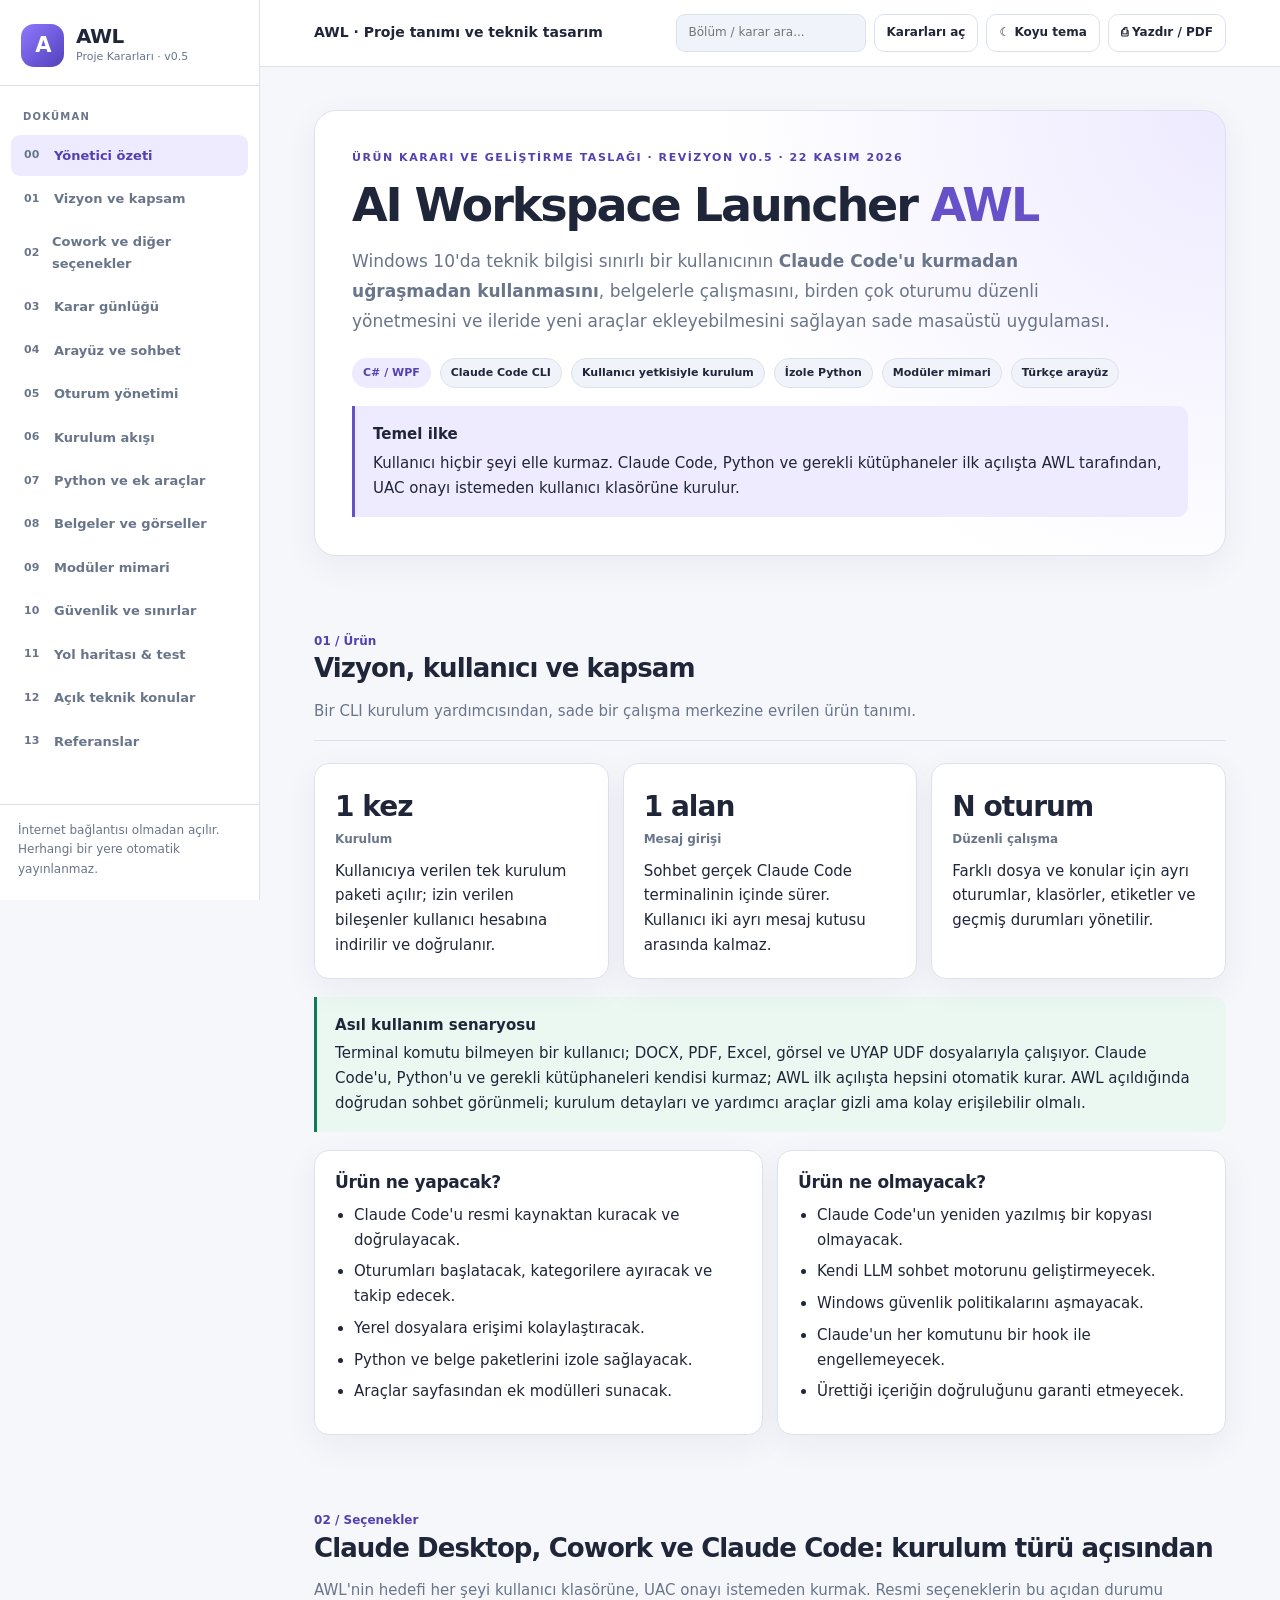
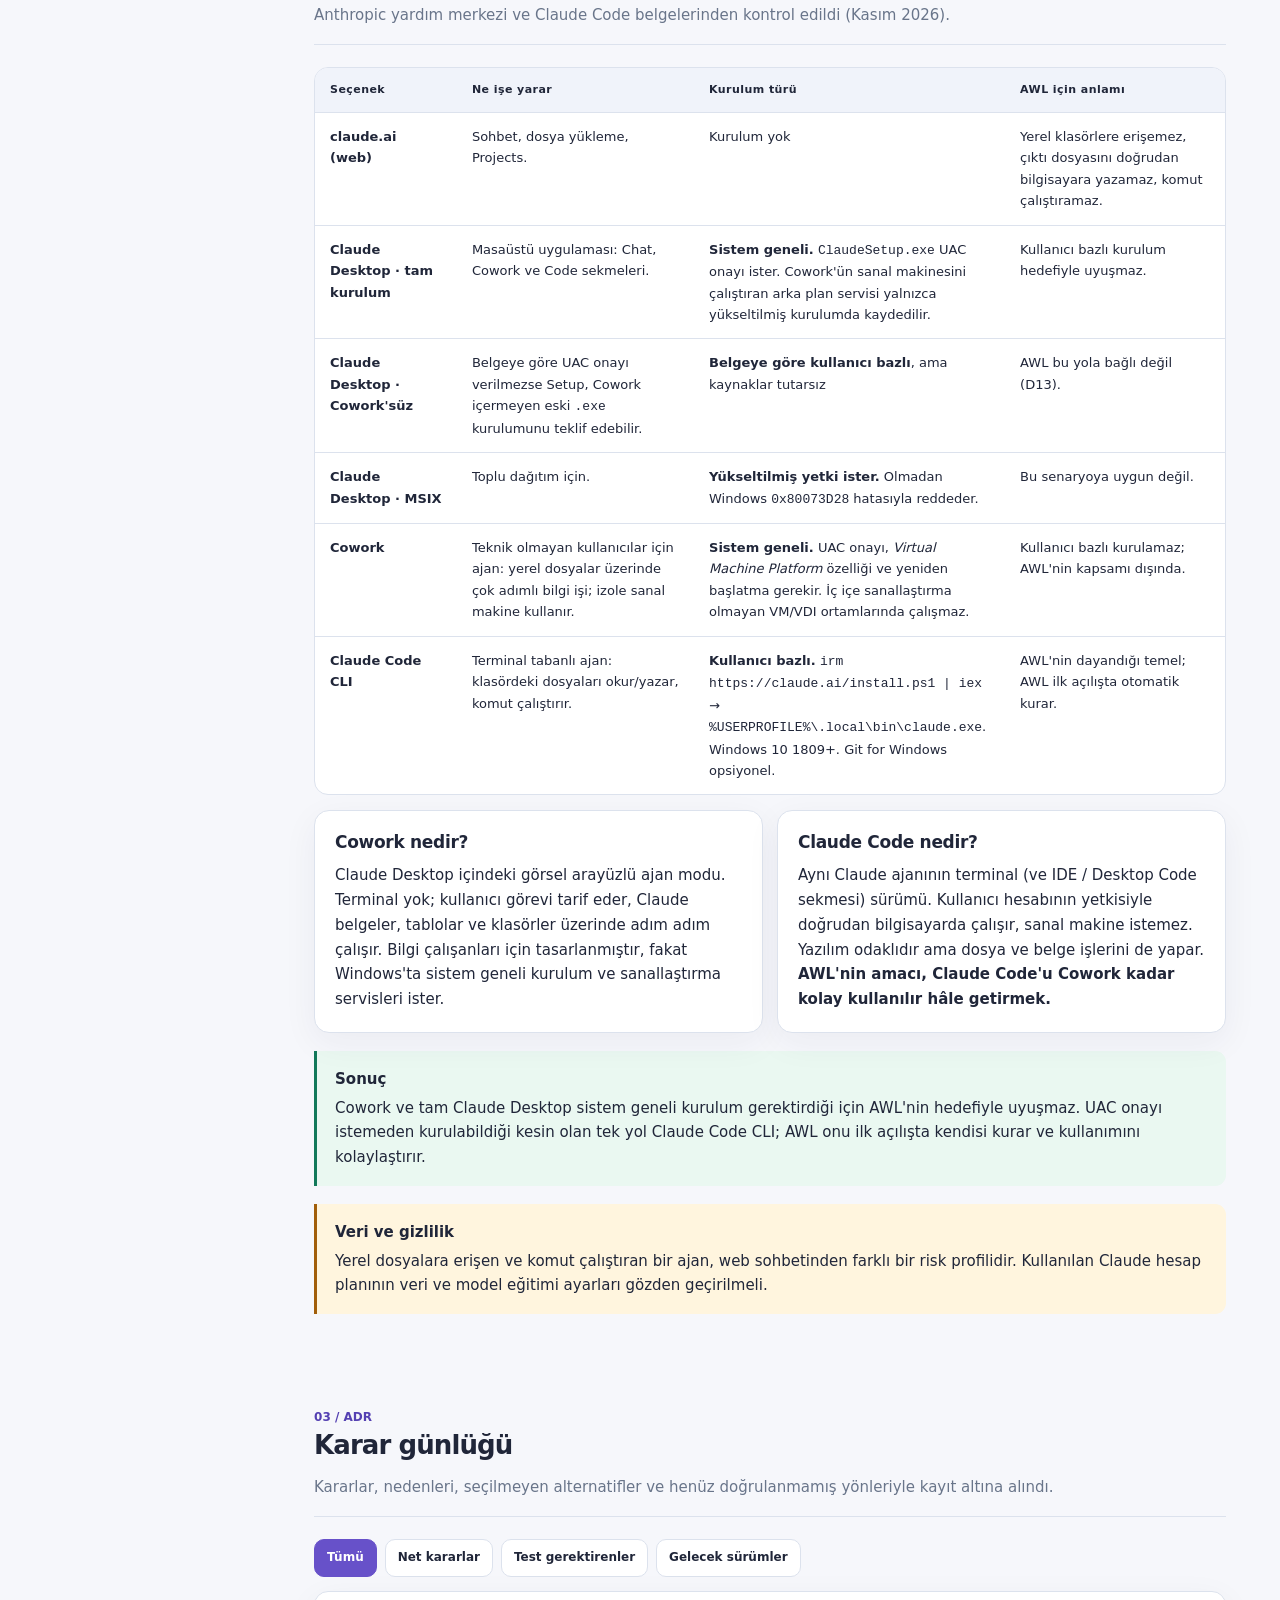
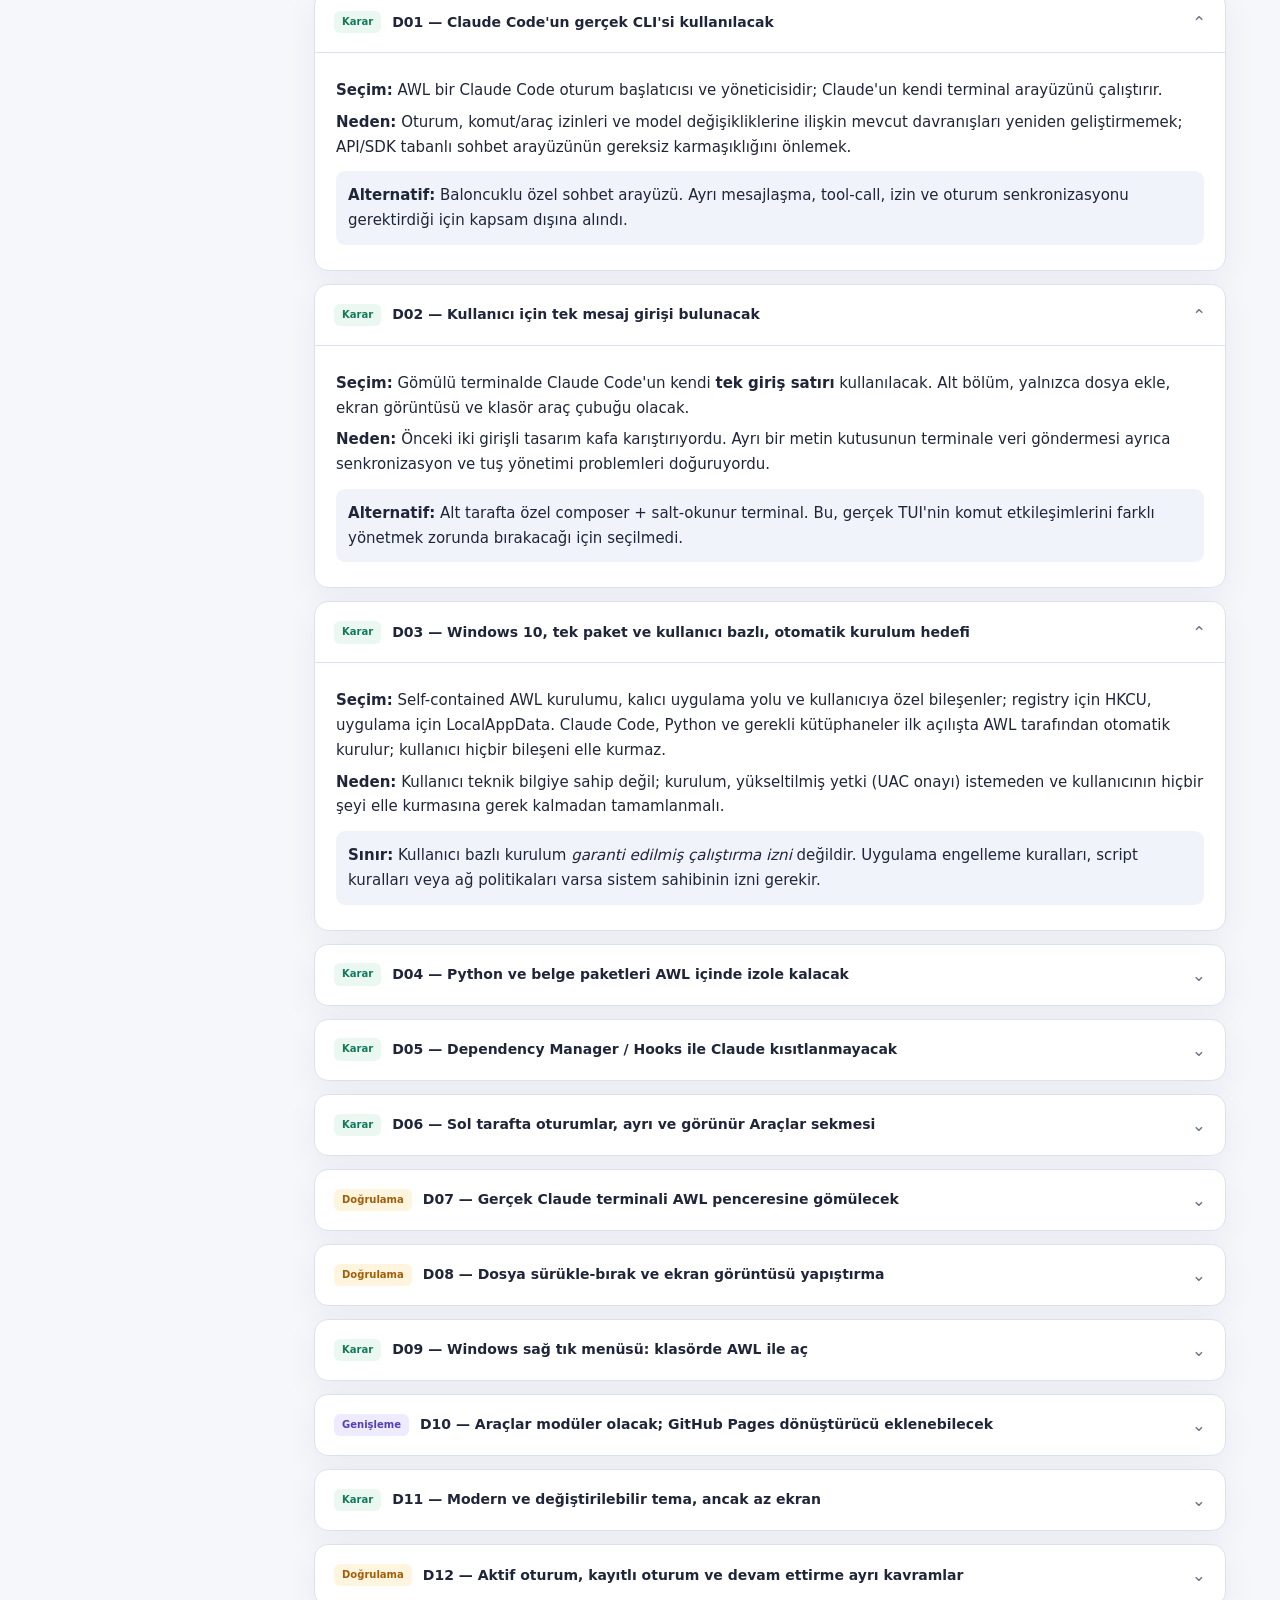
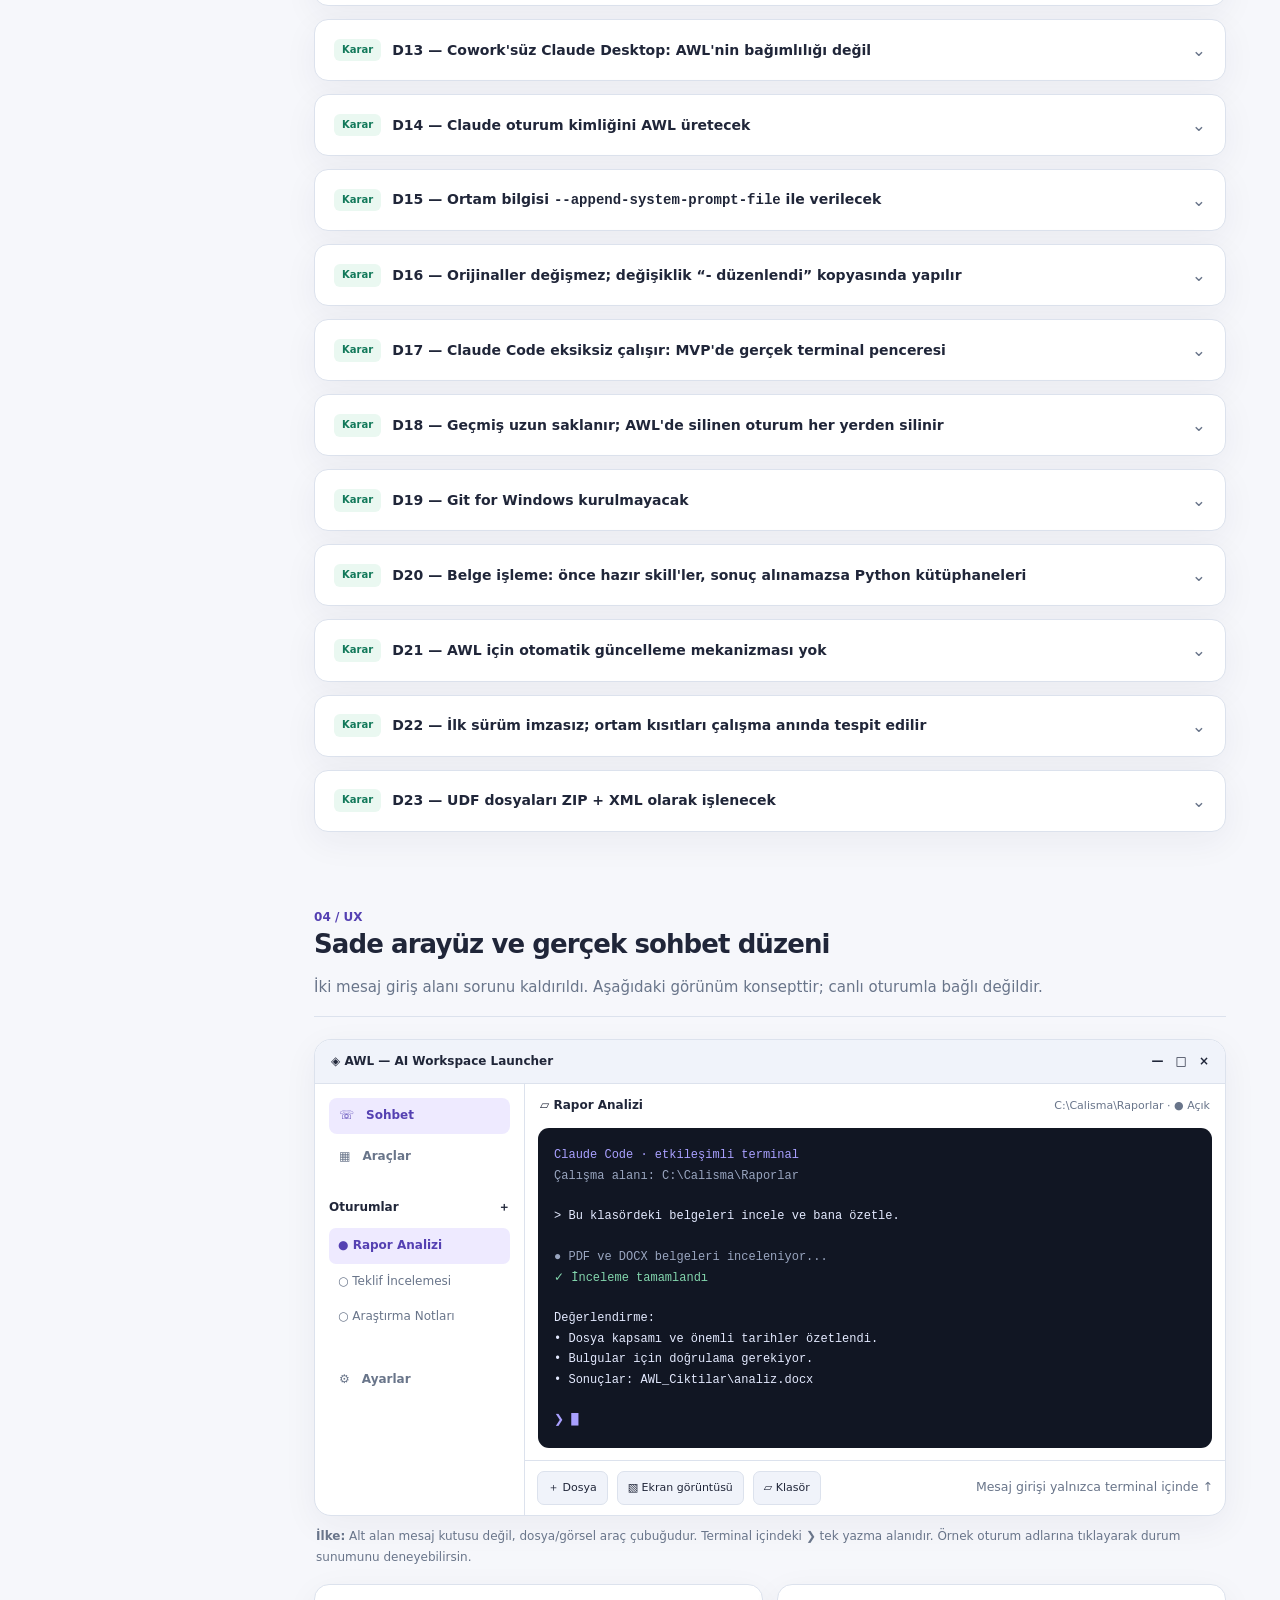
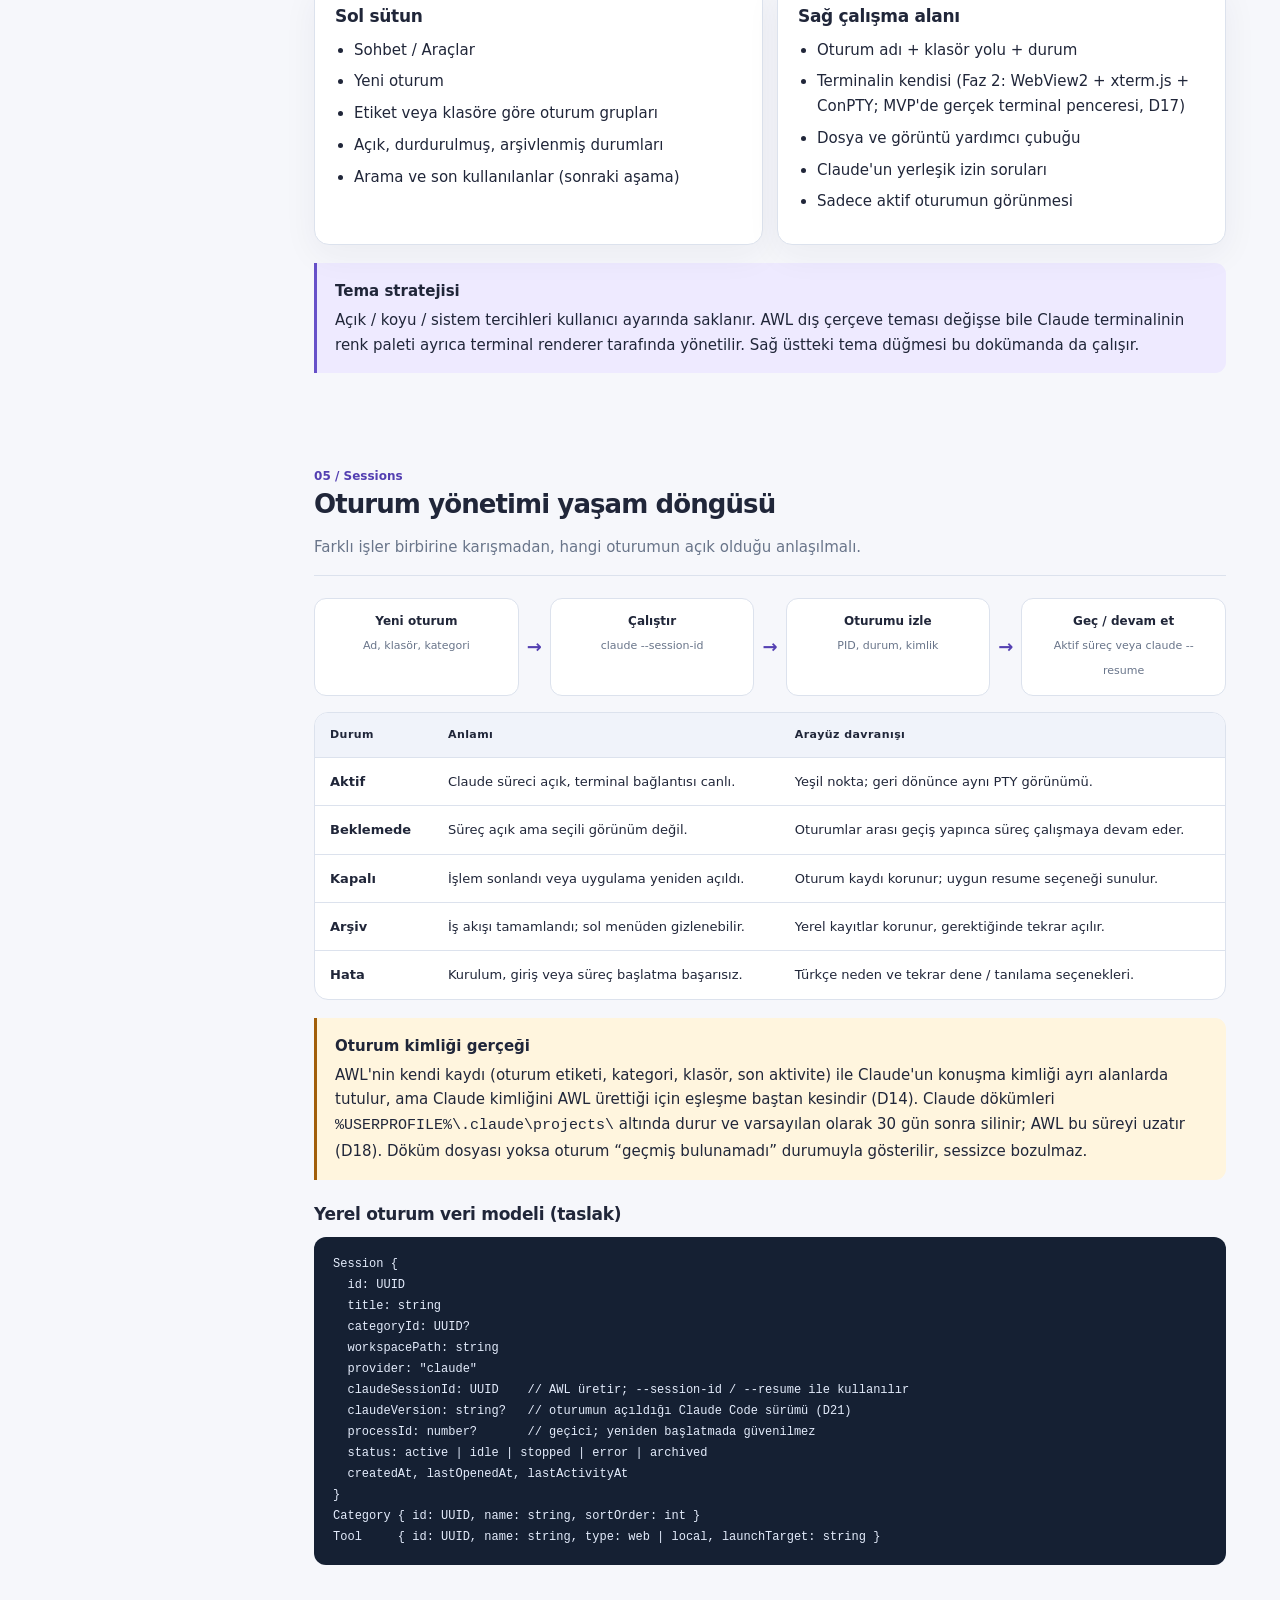
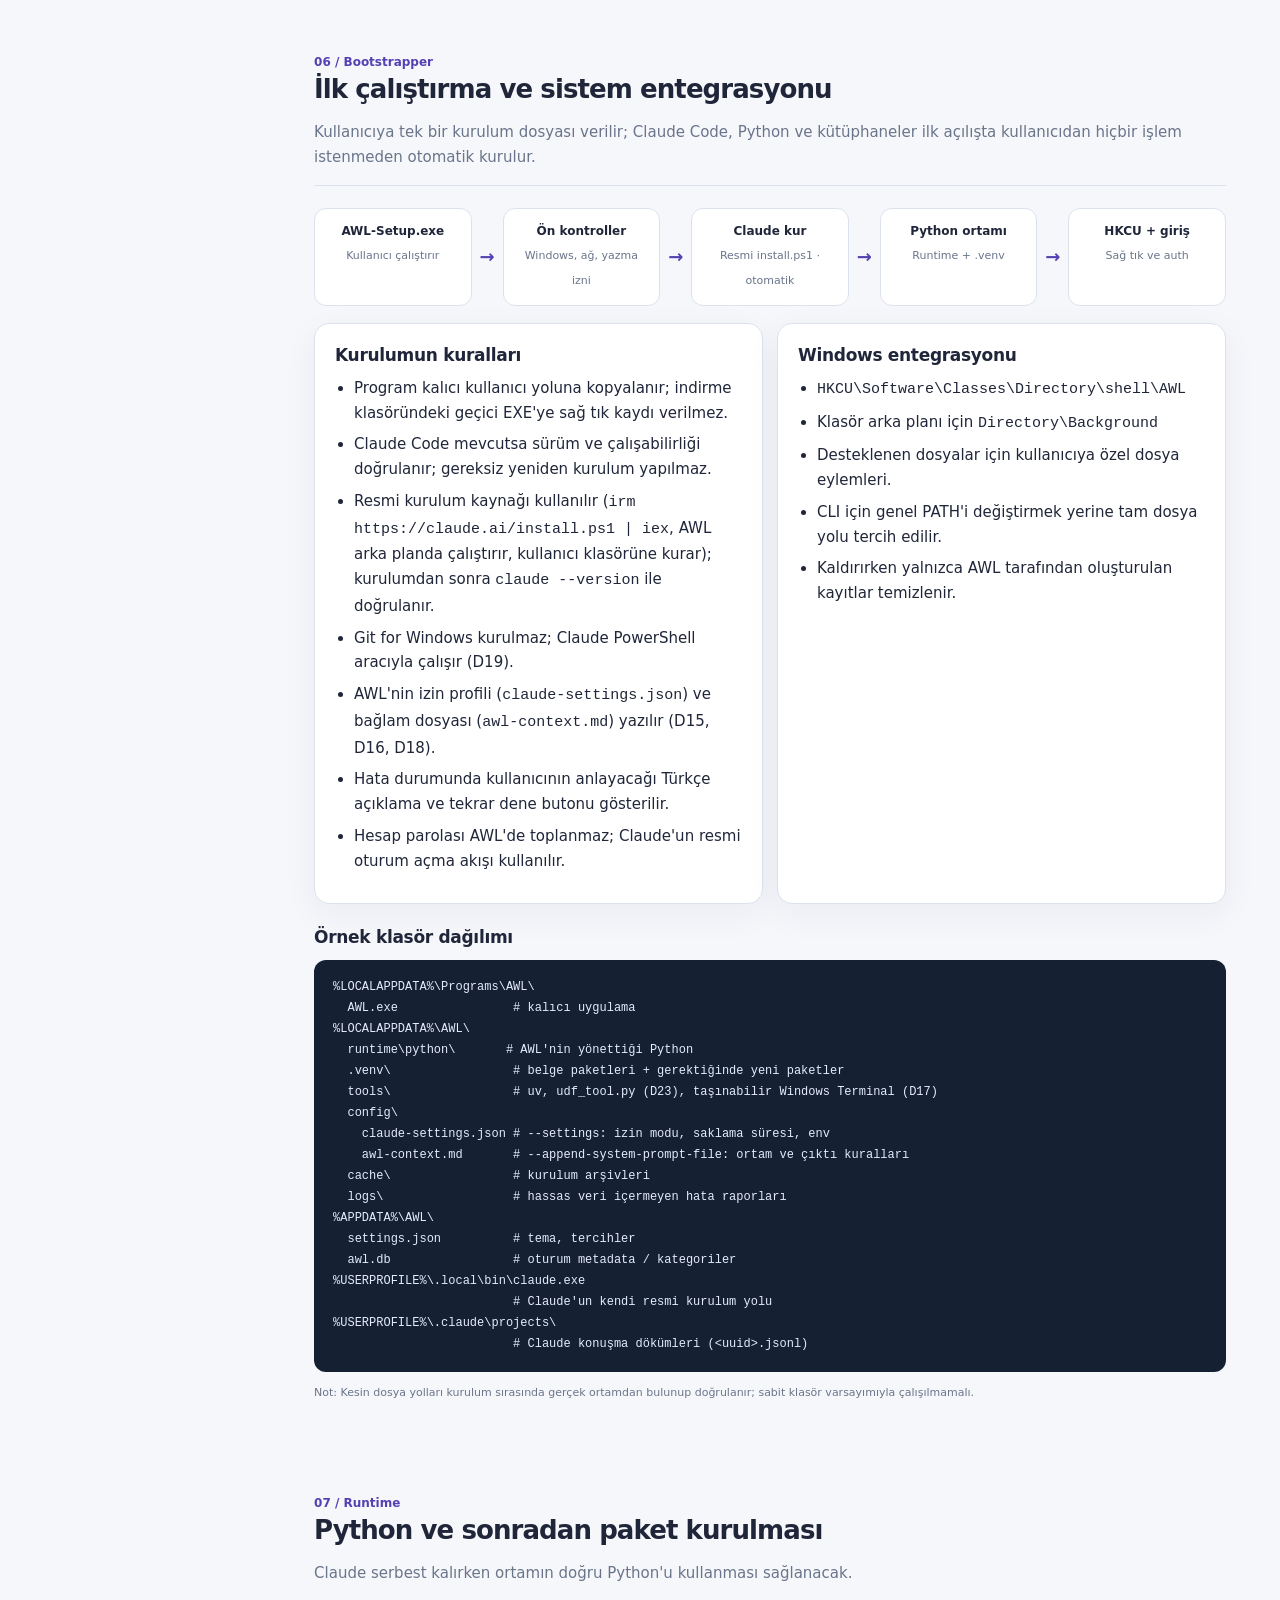
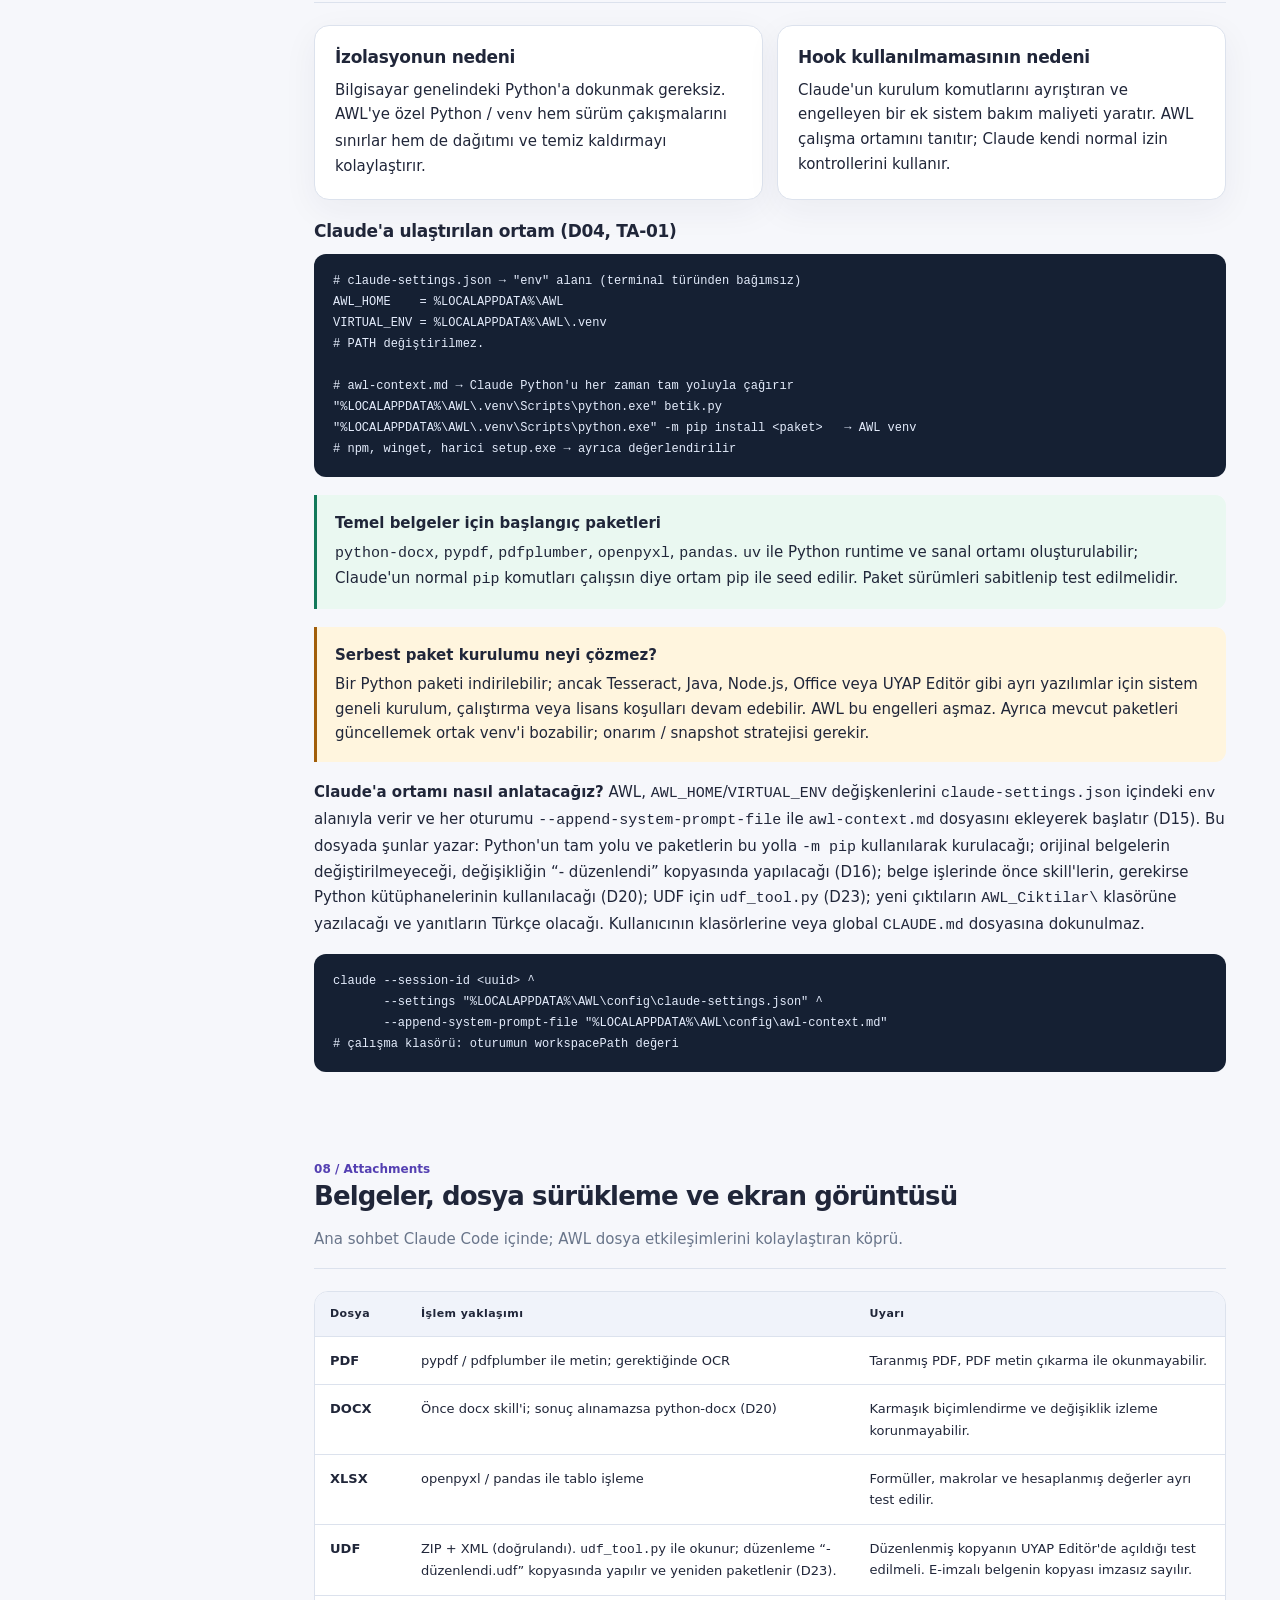
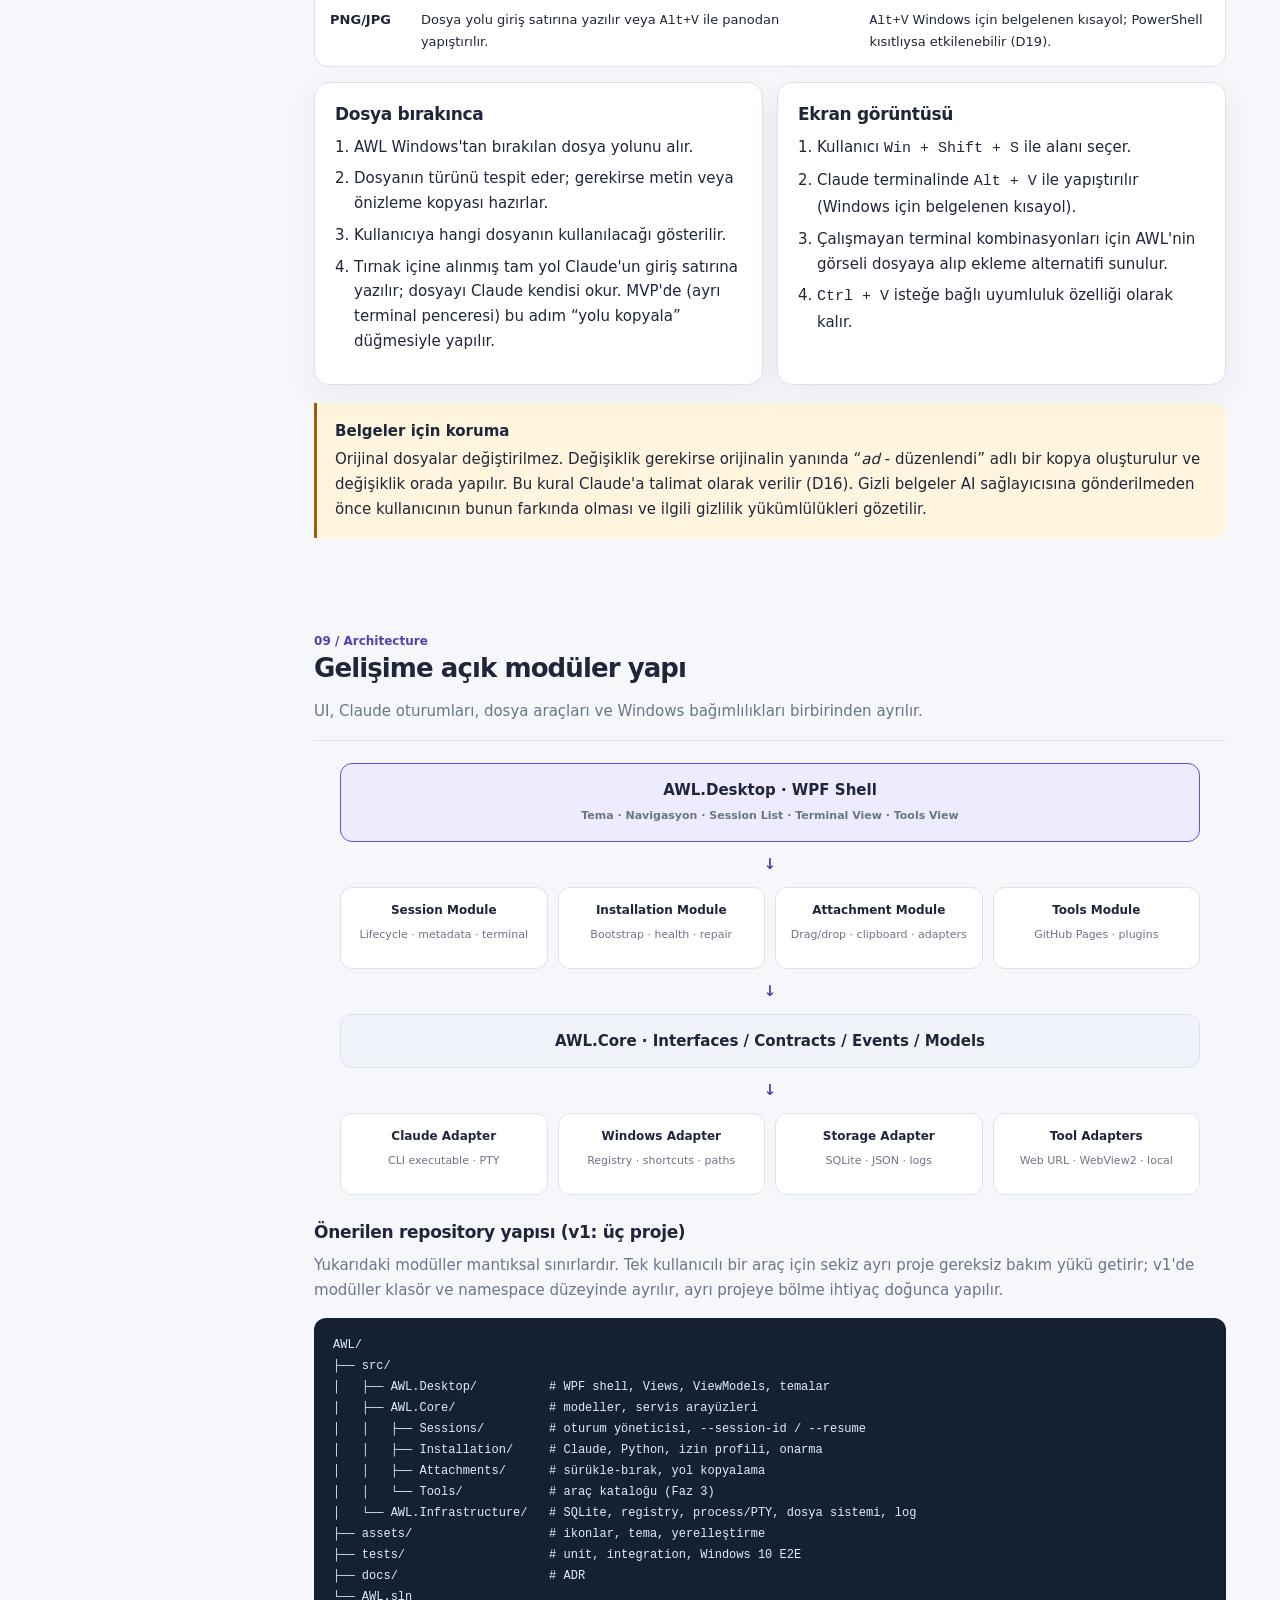
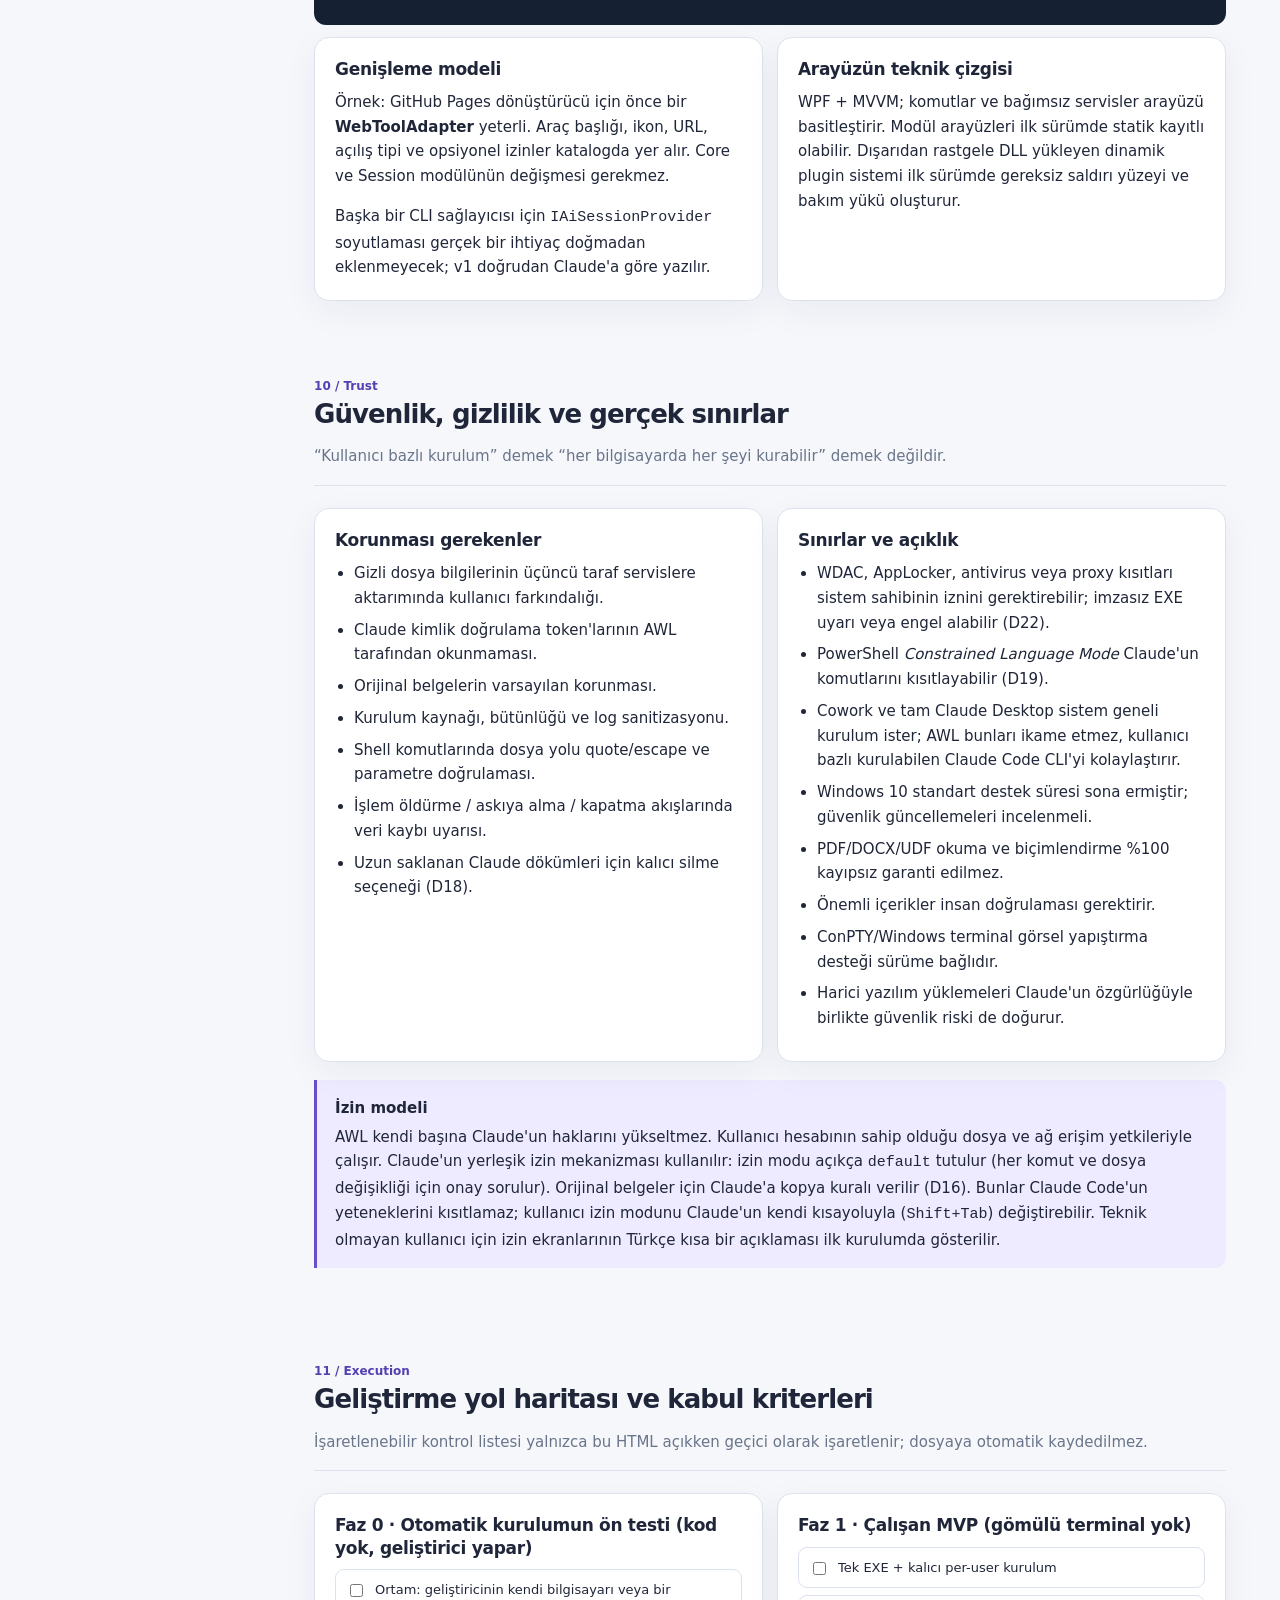
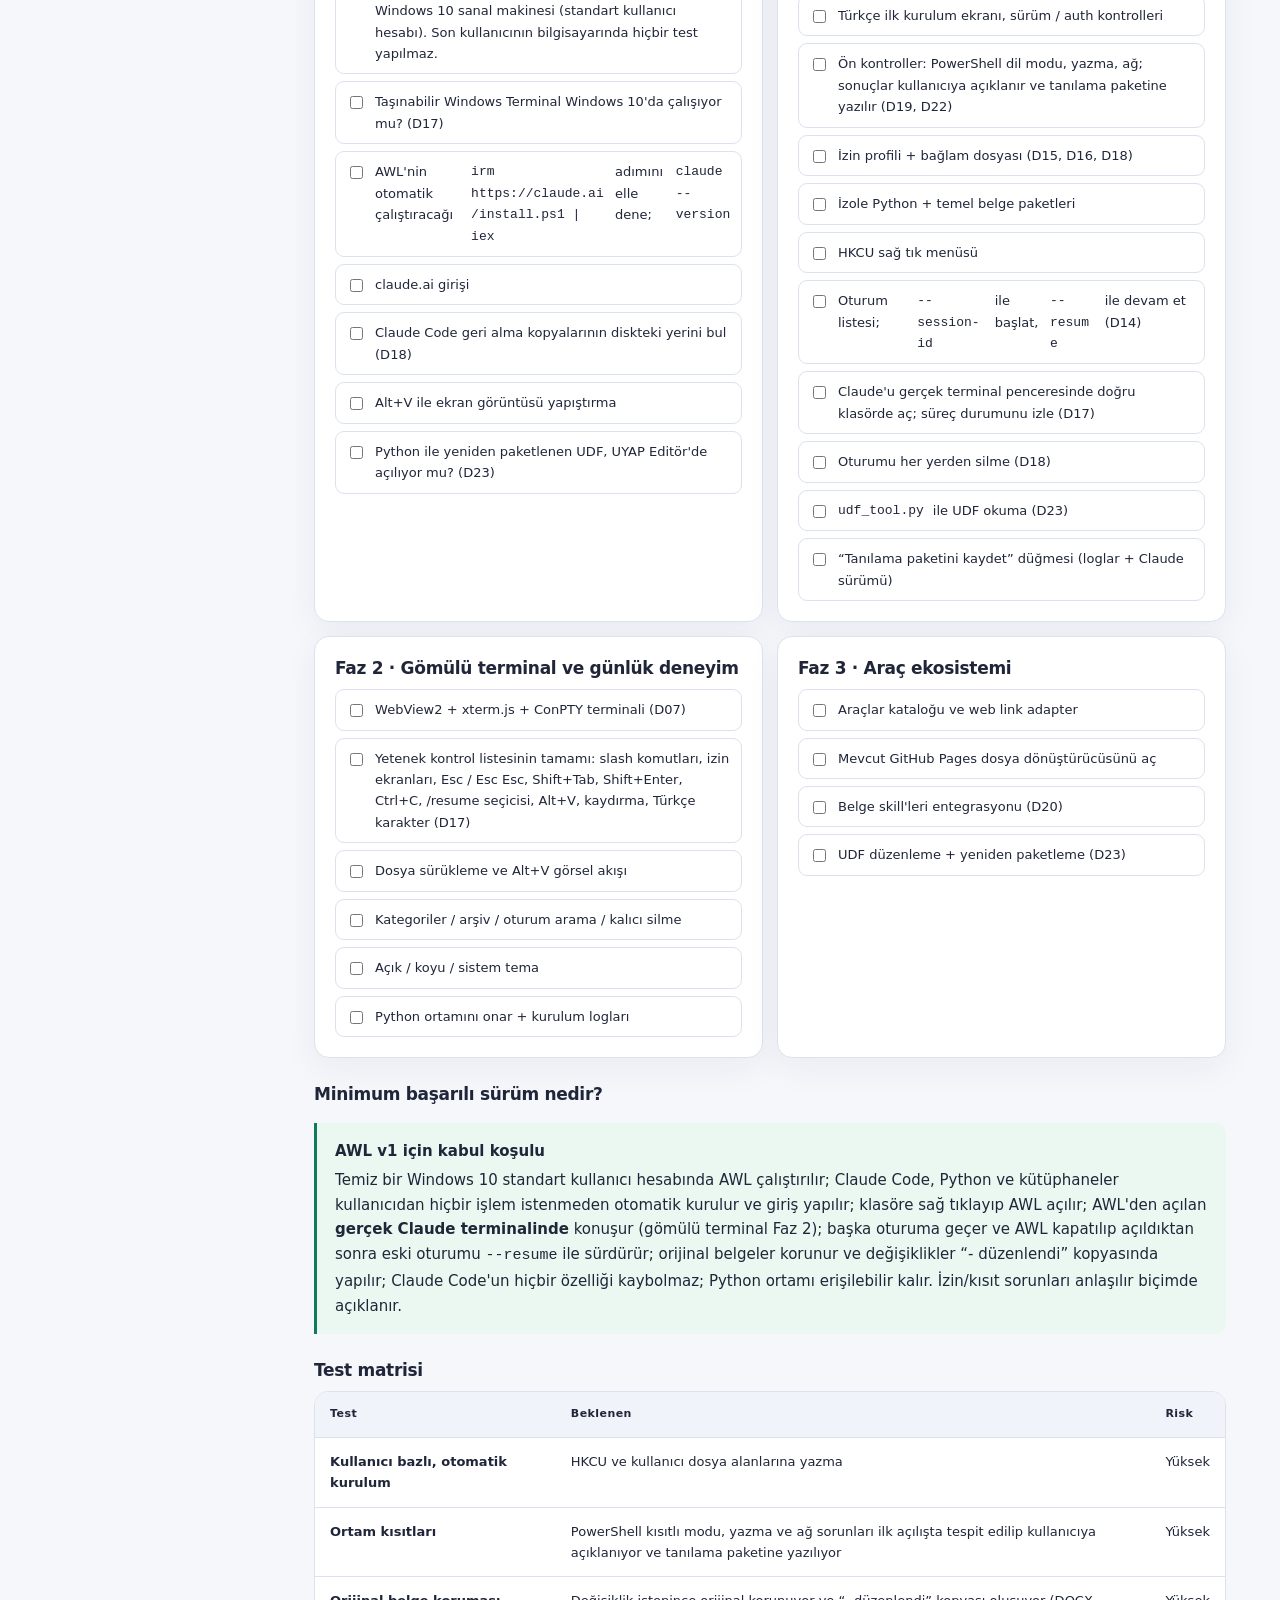
<file: docs/AWL_Proje_Kararlari_ve_Mimari.html>
<!doctype html>
<html lang="tr">
<head>
<meta charset="utf-8">
<meta name="viewport" content="width=device-width,initial-scale=1">
<meta name="color-scheme" content="light dark">
<title>AWL | Proje Vizyonu, Kararlar ve Modüler Mimari</title>
<style>
:root{--bg:#f6f7fb;--surface:#fff;--surface-2:#f0f3fa;--text:#202639;--muted:#69758a;--line:#dce2ed;--accent:#6751c9;--accent-soft:#eeeaff;--accent-2:#5440b2;--good:#12795a;--good-bg:#eaf8f1;--warn:#a15e0a;--warn-bg:#fff5de;--bad:#b84242;--bad-bg:#ffefee;--shadow:0 10px 35px rgba(30,42,70,.055);--sidebar:260px;--code:#152033;--code-text:#e4ecfc}
html[data-theme=dark]{--bg:#111522;--surface:#1a2030;--surface-2:#242c40;--text:#edf0fc;--muted:#a8b1c9;--line:#39435a;--accent:#ae9fff;--accent-soft:#353058;--accent-2:#c7bdfb;--good:#70d0aa;--good-bg:#173a34;--warn:#f3ca84;--warn-bg:#44331f;--bad:#ffb1ad;--bad-bg:#422528;--shadow:0 12px 38px rgba(0,0,0,.15);--code:#0b1020;--code-text:#e4ecfc}
*{box-sizing:border-box}html{scroll-behavior:smooth}body{margin:0;background:var(--bg);color:var(--text);font:15px/1.65 "Segoe UI",Inter,system-ui,-apple-system,sans-serif}a{color:var(--accent-2);text-decoration:none}a:hover{text-decoration:underline}button,input{font:inherit}button{cursor:pointer}button:focus-visible,a:focus-visible,input:focus-visible,summary:focus-visible{outline:3px solid var(--accent);outline-offset:3px}
.sidebar{position:fixed;inset:0 auto 0 0;width:var(--sidebar);background:var(--surface);border-right:1px solid var(--line);display:flex;flex-direction:column;z-index:10}.brand{display:flex;align-items:center;gap:12px;padding:24px 21px 18px;border-bottom:1px solid var(--line)}.brand-icon{width:43px;height:43px;border-radius:13px;display:grid;place-items:center;background:linear-gradient(135deg,#8f79ff,#5240bb);color:#fff;font-size:21px;font-weight:900;letter-spacing:-2px}.brand strong{display:block;font-size:20px;letter-spacing:-.03em;line-height:1.2}.brand small{display:block;color:var(--muted);font-size:11px}.side-title{padding:23px 23px 7px;text-transform:uppercase;letter-spacing:.12em;color:var(--muted);font-size:10px;font-weight:800}.side-nav{padding:0 11px 12px;overflow-y:auto;flex:1}.side-nav a{display:flex;align-items:center;gap:10px;padding:10px 13px;border-radius:9px;color:var(--muted);font-size:13px;font-weight:600;margin:2px 0}.side-nav a:hover,.side-nav a.active{color:var(--accent-2);background:var(--accent-soft);text-decoration:none}.nav-num{width:20px;display:inline-block;color:var(--muted);font-size:11px;font-variant-numeric:tabular-nums}.side-bottom{padding:16px 18px 20px;border-top:1px solid var(--line);font-size:12px;color:var(--muted)}
.main{margin-left:var(--sidebar);min-height:100vh}.topbar{height:67px;position:sticky;top:0;z-index:7;background:color-mix(in srgb,var(--surface) 92%,transparent);border-bottom:1px solid var(--line);display:flex;align-items:center;justify-content:space-between;gap:20px;padding:0 5.3%;backdrop-filter:blur(15px)}.topbar-title{font-weight:750;font-size:14px}.toolbar{display:flex;gap:8px;align-items:center}.btn{border:1px solid var(--line);background:var(--surface);color:var(--text);border-radius:10px;padding:8px 12px;font-size:12px;font-weight:700;white-space:nowrap}.btn:hover{border-color:var(--accent);background:var(--accent-soft)}.btn.primary{background:var(--accent);border-color:var(--accent);color:#fff}.btn.primary:hover{background:var(--accent-2)}.search{padding:8px 12px;border:1px solid var(--line);background:var(--surface-2);color:var(--text);border-radius:9px;min-width:190px;max-width:225px;font-size:12px}.content{max-width:1200px;padding:43px 5.3% 90px;margin:0 auto}.eyebrow{text-transform:uppercase;letter-spacing:.14em;color:var(--accent-2);font-size:11px;font-weight:900;margin:0 0 12px}.hero{padding:38px 37px;border-radius:22px;background:radial-gradient(circle at 100% 0%,var(--accent-soft),transparent 50%),var(--surface);border:1px solid var(--line);box-shadow:var(--shadow)}h1{font-size:clamp(30px,4vw,46px);line-height:1.15;letter-spacing:-.045em;margin:0 0 15px}h2{font-size:26px;letter-spacing:-.035em;margin:0 0 14px;line-height:1.25}h3{font-size:17px;letter-spacing:-.018em;line-height:1.3;margin:0 0 10px}p{margin:9px 0 15px}.lead{font-size:17px;line-height:1.75;color:var(--muted);max-width:780px}.muted{color:var(--muted)}.tiny{font-size:11px;color:var(--muted)}.meta{display:flex;gap:9px;flex-wrap:wrap;margin-top:22px}.pill{padding:5px 10px;border-radius:999px;background:var(--surface-2);font-size:11px;font-weight:750;border:1px solid var(--line)}.pill.accent{background:var(--accent-soft);color:var(--accent-2);border-color:transparent}.section{padding-top:72px;scroll-margin-top:90px}.section-head{display:flex;justify-content:space-between;gap:20px;align-items:end;border-bottom:1px solid var(--line);padding-bottom:16px;margin-bottom:22px}.section-head p{color:var(--muted);margin:5px 0 0}.section-index{font-size:12px;color:var(--accent-2);font-weight:800}.grid{display:grid;grid-template-columns:repeat(3,minmax(0,1fr));gap:14px}.grid.two{grid-template-columns:repeat(2,minmax(0,1fr))}.card{background:var(--surface);border:1px solid var(--line);border-radius:15px;padding:20px;box-shadow:var(--shadow)}.card h3{display:flex;align-items:center;gap:8px}.card p:last-child{margin-bottom:0}.card .icon{font-size:19px;color:var(--accent-2)}.metric{font-size:28px;font-weight:850;letter-spacing:-.035em}.metric-label{color:var(--muted);font-size:12px;font-weight:700}.note{padding:16px 18px;border-left:3px solid var(--accent);background:var(--accent-soft);border-radius:0 11px 11px 0;margin:18px 0}.note.warn{background:var(--warn-bg);border-color:var(--warn)}.note.good{background:var(--good-bg);border-color:var(--good)}.note strong{display:block;margin-bottom:4px}.note p{margin:0}.list{padding-left:19px;margin:10px 0}.list li{margin:7px 0}.stack{display:grid;gap:13px}.decision{border:1px solid var(--line);background:var(--surface);border-radius:14px;overflow:hidden;box-shadow:var(--shadow)}.decision summary{cursor:pointer;padding:16px 19px;list-style:none;display:flex;align-items:center;gap:11px}.decision summary::-webkit-details-marker{display:none}.decision summary:after{content:'⌄';margin-left:auto;color:var(--muted);font-size:17px;transition:transform .2s}.decision[open] summary:after{transform:rotate(180deg)}.decision[open] summary{border-bottom:1px solid var(--line)}.decision .body{padding:18px 21px}.decision-title{font-size:14px;font-weight:800}.tag{font-size:10px;padding:3px 8px;border-radius:6px;white-space:nowrap;font-weight:800}.tag.final{background:var(--good-bg);color:var(--good)}.tag.test{background:var(--warn-bg);color:var(--warn)}.tag.future{background:var(--accent-soft);color:var(--accent-2)}.decision p{margin:7px 0}.decision .reason{margin-top:12px;padding:12px;background:var(--surface-2);border-radius:9px}.kicker{font-size:11px;text-transform:uppercase;letter-spacing:.08em;font-weight:800;color:var(--muted)}.table-wrap{overflow-x:auto;border:1px solid var(--line);border-radius:14px;background:var(--surface)}table{width:100%;border-collapse:collapse;min-width:650px;font-size:13px}th{text-align:left;background:var(--surface-2);font-size:11px;letter-spacing:.04em}th,td{padding:13px 15px;border-bottom:1px solid var(--line);vertical-align:top}tr:last-child td{border-bottom:0}td:first-child{font-weight:750}.flow{display:flex;align-items:stretch;gap:8px;flex-wrap:wrap}.flow-box{padding:13px 14px;background:var(--surface);border:1px solid var(--line);border-radius:12px;flex:1 1 140px;text-align:center;min-width:130px}.flow-box strong{display:block;font-size:12px}.flow-box small{color:var(--muted);font-size:11px}.arrow{align-self:center;color:var(--accent-2);font-size:18px;font-weight:850}.code{background:var(--code);color:var(--code-text);border-radius:12px;padding:17px 19px;font:12px/1.75 Consolas,"Cascadia Code",monospace;overflow:auto;white-space:pre;tab-size:2}.twocol{display:grid;grid-template-columns:1.2fr .8fr;gap:16px}.ux-app{background:var(--surface);border:1px solid var(--line);border-radius:17px;overflow:hidden;box-shadow:var(--shadow)}.ux-titlebar{display:flex;justify-content:space-between;align-items:center;padding:12px 16px;border-bottom:1px solid var(--line);background:var(--surface-2);font-size:12px;font-weight:800}.ux-body{display:grid;grid-template-columns:210px 1fr;min-height:425px}.ux-side{border-right:1px solid var(--line);padding:14px}.ux-nav{display:block;background:var(--accent-soft);color:var(--accent-2);padding:8px 10px;border-radius:8px;font-size:12px;font-weight:850;margin-bottom:5px}.ux-nav.ordinary{background:transparent;color:var(--muted)}.ux-sessions{font-size:12px;font-weight:800;margin:23px 0 10px;display:flex;justify-content:space-between}.ux-session{display:block;width:100%;text-align:left;background:transparent;border:0;padding:8px 9px;border-radius:7px;color:var(--muted);font-size:12px}.ux-session.selected{background:var(--accent-soft);color:var(--accent-2);font-weight:800}.ux-session:hover{background:var(--surface-2)}.ux-main{display:flex;flex-direction:column;min-width:0}.ux-header{padding:12px 15px;display:flex;align-items:center;justify-content:space-between;gap:8px;font-size:12px}.terminal{background:#111623;color:#e4eaff;margin:0 13px 12px;border-radius:11px;flex:1;padding:17px 16px;white-space:pre-wrap;overflow:auto;font:12px/1.7 Consolas,"Cascadia Mono",monospace;min-height:300px}.term-accent{color:#a9a0ff}.term-dim{color:#99a5bf}.term-success{color:#83d6ad}.ux-helper{border-top:1px solid var(--line);padding:10px 12px;display:flex;gap:9px;align-items:center;flex-wrap:wrap}.ux-helper button{background:var(--surface-2);border:1px solid var(--line);padding:7px 10px;border-radius:7px;color:var(--text);font-size:11px}.ux-helper small{margin-left:auto;color:var(--muted)}.ux-caption{font-size:12px;color:var(--muted);margin:11px 2px 0}.architecture{display:grid;gap:10px;max-width:860px;margin:0 auto}.arch-shell{background:var(--accent-soft);border:1px solid var(--accent);color:var(--text);border-radius:12px;text-align:center;padding:14px;font-weight:850}.arch-row{display:grid;grid-template-columns:repeat(4,1fr);gap:10px}.arch-node{background:var(--surface);border:1px solid var(--line);border-radius:12px;padding:13px;text-align:center;min-height:82px}.arch-node strong{display:block;font-size:12px}.arch-node span{font-size:11px;color:var(--muted)}.arch-down{text-align:center;color:var(--accent-2);font-weight:900}.checks{display:grid;gap:7px}.checks label{display:flex;gap:9px;align-items:start;padding:9px 10px;border:1px solid var(--line);border-radius:9px;background:var(--surface);font-size:13px}.checks input{margin-top:5px;accent-color:var(--accent)}.checks label.done{text-decoration:line-through;color:var(--muted)}.ref-list{display:grid;gap:7px}.ref-list a{padding:11px 13px;border:1px solid var(--line);border-radius:9px;background:var(--surface);display:block;font-size:12px;overflow-wrap:anywhere}.footer{padding-top:55px;text-align:center;color:var(--muted);font-size:12px}.hide{display:none!important}:not(pre)>code{overflow-wrap:anywhere}
@media(max-width:1060px){:root{--sidebar:210px}.grid{grid-template-columns:repeat(2,minmax(0,1fr))}.twocol{grid-template-columns:1fr}.arch-row{grid-template-columns:repeat(2,1fr)}}@media(max-width:720px){.sidebar{display:none}.main{margin-left:0}.topbar{padding:0 18px}.topbar-title{display:none}.search{max-width:144px;min-width:100px}.content{padding:22px 16px 60px}.hero{padding:26px 19px}.grid,.grid.two{grid-template-columns:1fr}.ux-body{grid-template-columns:130px minmax(0,1fr)}.ux-side{padding:9px}.ux-header{align-items:start;flex-direction:column}.terminal{font-size:10px;padding:11px;min-height:340px}.ux-helper small{margin:0}.btn.print{display:none}.flow .arrow{display:none}}
@media print{body{background:#fff;color:#111;font-size:11pt}.sidebar,.topbar,.btn{display:none!important}.main{margin:0}.content{max-width:none;padding:0}.hero,.card,.decision,.table-wrap,.ux-app{box-shadow:none}.section{padding-top:25px;break-before:auto}.decision .body{display:block!important}.decision{break-inside:avoid}.section-head{break-after:avoid}.terminal{print-color-adjust:exact}.ux-app{break-inside:avoid}details:not([open])>.body{display:block}details:not([open]) summary{border-bottom:1px solid #aaa}}
</style>
</head>
<body>
<aside class="sidebar" aria-label="Doküman menüsü">
<div class="brand"><div class="brand-icon">A</div><div><strong>AWL</strong><small>Proje Kararları · v0.5</small></div></div>
<div class="side-title">Doküman</div>
<nav class="side-nav" id="sideNav">
<a href="#ozet"><span class="nav-num">00</span> Yönetici özeti</a>
<a href="#vizyon"><span class="nav-num">01</span> Vizyon ve kapsam</a>
<a href="#secenekler"><span class="nav-num">02</span> Cowork ve diğer seçenekler</a>
<a href="#kararlar"><span class="nav-num">03</span> Karar günlüğü</a>
<a href="#arayuz"><span class="nav-num">04</span> Arayüz ve sohbet</a>
<a href="#oturum"><span class="nav-num">05</span> Oturum yönetimi</a>
<a href="#kurulum"><span class="nav-num">06</span> Kurulum akışı</a>
<a href="#python"><span class="nav-num">07</span> Python ve ek araçlar</a>
<a href="#belgeler"><span class="nav-num">08</span> Belgeler ve görseller</a>
<a href="#mimari"><span class="nav-num">09</span> Modüler mimari</a>
<a href="#guvenlik"><span class="nav-num">10</span> Güvenlik ve sınırlar</a>
<a href="#yolharitasi"><span class="nav-num">11</span> Yol haritası & test</a>
<a href="#sorular"><span class="nav-num">12</span> Açık teknik konular</a>
<a href="#kaynaklar"><span class="nav-num">13</span> Referanslar</a>
</nav>
<div class="side-bottom">İnternet bağlantısı olmadan açılır.<br>Herhangi bir yere otomatik yayınlanmaz.</div>
</aside>
<div class="main">
<header class="topbar"><div class="topbar-title">AWL · Proje tanımı ve teknik tasarım</div><div class="toolbar"><input id="searchBox" class="search" type="search" placeholder="Bölüm / karar ara..." aria-label="Dokümanda ara"><button class="btn" id="expandAll" title="Kararları aç">Kararları aç</button><button class="btn" id="themeButton" title="Temayı değiştir">☾ Koyu tema</button><button class="btn print" onclick="window.print()">⎙ Yazdır / PDF</button></div></header>
<main class="content">
<section id="ozet" class="hero"><p class="eyebrow">Ürün kararı ve geliştirme taslağı · Revizyon v0.5 · 22 Kasım 2026</p><h1>AI Workspace Launcher <span style="color:var(--accent)">AWL</span></h1><p class="lead">Windows 10'da teknik bilgisi sınırlı bir kullanıcının <strong>Claude Code'u kurmadan uğraşmadan kullanmasını</strong>, belgelerle çalışmasını, birden çok oturumu düzenli yönetmesini ve ileride yeni araçlar ekleyebilmesini sağlayan sade masaüstü uygulaması.</p><div class="meta"><span class="pill accent">C# / WPF</span><span class="pill">Claude Code CLI</span><span class="pill">Kullanıcı yetkisiyle kurulum</span><span class="pill">İzole Python</span><span class="pill">Modüler mimari</span><span class="pill">Türkçe arayüz</span></div><div class="note" style="margin-bottom:0"><strong>Temel ilke</strong><p>Kullanıcı hiçbir şeyi elle kurmaz. Claude Code, Python ve gerekli kütüphaneler ilk açılışta AWL tarafından, UAC onayı istemeden kullanıcı klasörüne kurulur.</p></div></section>
<section class="section" id="vizyon"><div class="section-head"><div><span class="section-index">01 / Ürün</span><h2>Vizyon, kullanıcı ve kapsam</h2><p>Bir CLI kurulum yardımcısından, sade bir çalışma merkezine evrilen ürün tanımı.</p></div></div><div class="grid"><div class="card"><div class="metric">1 kez</div><div class="metric-label">Kurulum</div><p>Kullanıcıya verilen tek kurulum paketi açılır; izin verilen bileşenler kullanıcı hesabına indirilir ve doğrulanır.</p></div><div class="card"><div class="metric">1 alan</div><div class="metric-label">Mesaj girişi</div><p>Sohbet gerçek Claude Code terminalinin içinde sürer. Kullanıcı iki ayrı mesaj kutusu arasında kalmaz.</p></div><div class="card"><div class="metric">N oturum</div><div class="metric-label">Düzenli çalışma</div><p>Farklı dosya ve konular için ayrı oturumlar, klasörler, etiketler ve geçmiş durumları yönetilir.</p></div></div><div class="note good"><strong>Asıl kullanım senaryosu</strong><p>Terminal komutu bilmeyen bir kullanıcı; DOCX, PDF, Excel, görsel ve UYAP UDF dosyalarıyla çalışıyor. Claude Code'u, Python'u ve gerekli kütüphaneleri kendisi kurmaz; AWL ilk açılışta hepsini otomatik kurar. AWL açıldığında doğrudan sohbet görünmeli; kurulum detayları ve yardımcı araçlar gizli ama kolay erişilebilir olmalı.</p></div><div class="grid two"><div class="card"><h3>Ürün ne yapacak?</h3><ul class="list"><li>Claude Code'u resmi kaynaktan kuracak ve doğrulayacak.</li><li>Oturumları başlatacak, kategorilere ayıracak ve takip edecek.</li><li>Yerel dosyalara erişimi kolaylaştıracak.</li><li>Python ve belge paketlerini izole sağlayacak.</li><li>Araçlar sayfasından ek modülleri sunacak.</li></ul></div><div class="card"><h3>Ürün ne olmayacak?</h3><ul class="list"><li>Claude Code'un yeniden yazılmış bir kopyası olmayacak.</li><li>Kendi LLM sohbet motorunu geliştirmeyecek.</li><li>Windows güvenlik politikalarını aşmayacak.</li><li>Claude'un her komutunu bir hook ile engellemeyecek.</li><li>Ürettiği içeriğin doğruluğunu garanti etmeyecek.</li></ul></div></div></section>
<section class="section" id="secenekler"><div class="section-head"><div><span class="section-index">02 / Seçenekler</span><h2>Claude Desktop, Cowork ve Claude Code: kurulum türü açısından</h2><p>AWL'nin hedefi her şeyi kullanıcı klasörüne, UAC onayı istemeden kurmak. Resmi seçeneklerin bu açıdan durumu Anthropic yardım merkezi ve Claude Code belgelerinden kontrol edildi (Kasım 2026).</p></div></div>
<div class="table-wrap"><table><thead><tr><th>Seçenek</th><th>Ne işe yarar</th><th>Kurulum türü</th><th>AWL için anlamı</th></tr></thead><tbody>
<tr><td>claude.ai (web)</td><td>Sohbet, dosya yükleme, Projects.</td><td>Kurulum yok</td><td>Yerel klasörlere erişemez, çıktı dosyasını doğrudan bilgisayara yazamaz, komut çalıştıramaz.</td></tr>
<tr><td>Claude Desktop · tam kurulum</td><td>Masaüstü uygulaması: Chat, Cowork ve Code sekmeleri.</td><td><b>Sistem geneli.</b> <code>ClaudeSetup.exe</code> UAC onayı ister. Cowork'ün sanal makinesini çalıştıran arka plan servisi yalnızca yükseltilmiş kurulumda kaydedilir.</td><td>Kullanıcı bazlı kurulum hedefiyle uyuşmaz.</td></tr>
<tr><td>Claude Desktop · Cowork'süz</td><td>Belgeye göre UAC onayı verilmezse Setup, Cowork içermeyen eski <code>.exe</code> kurulumunu teklif edebilir.</td><td><b>Belgeye göre kullanıcı bazlı</b>, ama kaynaklar tutarsız</td><td>AWL bu yola bağlı değil (D13).</td></tr>
<tr><td>Claude Desktop · MSIX</td><td>Toplu dağıtım için.</td><td><b>Yükseltilmiş yetki ister.</b> Olmadan Windows <code>0x80073D28</code> hatasıyla reddeder.</td><td>Bu senaryoya uygun değil.</td></tr>
<tr><td>Cowork</td><td>Teknik olmayan kullanıcılar için ajan: yerel dosyalar üzerinde çok adımlı bilgi işi; izole sanal makine kullanır.</td><td><b>Sistem geneli.</b> UAC onayı, <i>Virtual Machine Platform</i> özelliği ve yeniden başlatma gerekir. İç içe sanallaştırma olmayan VM/VDI ortamlarında çalışmaz.</td><td>Kullanıcı bazlı kurulamaz; AWL'nin kapsamı dışında.</td></tr>
<tr><td>Claude Code CLI</td><td>Terminal tabanlı ajan: klasördeki dosyaları okur/yazar, komut çalıştırır.</td><td><b>Kullanıcı bazlı.</b> <code>irm https://claude.ai/install.ps1 | iex</code> → <code>%USERPROFILE%\.local\bin\claude.exe</code>. Windows 10 1809+. Git for Windows opsiyonel.</td><td>AWL'nin dayandığı temel; AWL ilk açılışta otomatik kurar.</td></tr>
</tbody></table></div>
<div class="grid two" style="margin-top:15px"><div class="card"><h3>Cowork nedir?</h3><p>Claude Desktop içindeki görsel arayüzlü ajan modu. Terminal yok; kullanıcı görevi tarif eder, Claude belgeler, tablolar ve klasörler üzerinde adım adım çalışır. Bilgi çalışanları için tasarlanmıştır, fakat Windows'ta sistem geneli kurulum ve sanallaştırma servisleri ister.</p></div><div class="card"><h3>Claude Code nedir?</h3><p>Aynı Claude ajanının terminal (ve IDE / Desktop Code sekmesi) sürümü. Kullanıcı hesabının yetkisiyle doğrudan bilgisayarda çalışır, sanal makine istemez. Yazılım odaklıdır ama dosya ve belge işlerini de yapar. <b>AWL'nin amacı, Claude Code'u Cowork kadar kolay kullanılır hâle getirmek.</b></p></div></div>
<div class="note good"><strong>Sonuç</strong><p>Cowork ve tam Claude Desktop sistem geneli kurulum gerektirdiği için AWL'nin hedefiyle uyuşmaz. UAC onayı istemeden kurulabildiği kesin olan tek yol Claude Code CLI; AWL onu ilk açılışta kendisi kurar ve kullanımını kolaylaştırır.</p></div>
<div class="note warn"><strong>Veri ve gizlilik</strong><p>Yerel dosyalara erişen ve komut çalıştıran bir ajan, web sohbetinden farklı bir risk profilidir. Kullanılan Claude hesap planının veri ve model eğitimi ayarları gözden geçirilmeli.</p></div></section>
<section class="section" id="kararlar"><div class="section-head"><div><span class="section-index">03 / ADR</span><h2>Karar günlüğü</h2><p>Kararlar, nedenleri, seçilmeyen alternatifler ve henüz doğrulanmamış yönleriyle kayıt altına alındı.</p></div></div><div style="display:flex;gap:8px;flex-wrap:wrap;margin-bottom:14px"><button class="btn primary" data-filter="all">Tümü</button><button class="btn" data-filter="final">Net kararlar</button><button class="btn" data-filter="test">Test gerektirenler</button><button class="btn" data-filter="future">Gelecek sürümler</button></div><div class="stack" id="decisions">
<details class="decision" data-status="final" open><summary><span class="tag final">Karar</span><span class="decision-title">D01 — Claude Code'un gerçek CLI'si kullanılacak</span></summary><div class="body"><p><b>Seçim:</b> AWL bir Claude Code oturum başlatıcısı ve yöneticisidir; Claude'un kendi terminal arayüzünü çalıştırır.</p><p><b>Neden:</b> Oturum, komut/araç izinleri ve model değişikliklerine ilişkin mevcut davranışları yeniden geliştirmemek; API/SDK tabanlı sohbet arayüzünün gereksiz karmaşıklığını önlemek.</p><p class="reason"><b>Alternatif:</b> Baloncuklu özel sohbet arayüzü. Ayrı mesajlaşma, tool-call, izin ve oturum senkronizasyonu gerektirdiği için kapsam dışına alındı.</p></div></details>
<details class="decision" data-status="final" open><summary><span class="tag final">Karar</span><span class="decision-title">D02 — Kullanıcı için tek mesaj girişi bulunacak</span></summary><div class="body"><p><b>Seçim:</b> Gömülü terminalde Claude Code'un kendi <b>tek giriş satırı</b> kullanılacak. Alt bölüm, yalnızca dosya ekle, ekran görüntüsü ve klasör araç çubuğu olacak.</p><p><b>Neden:</b> Önceki iki girişli tasarım kafa karıştırıyordu. Ayrı bir metin kutusunun terminale veri göndermesi ayrıca senkronizasyon ve tuş yönetimi problemleri doğuruyordu.</p><p class="reason"><b>Alternatif:</b> Alt tarafta özel composer + salt-okunur terminal. Bu, gerçek TUI'nin komut etkileşimlerini farklı yönetmek zorunda bırakacağı için seçilmedi.</p></div></details>
<details class="decision" data-status="final" open><summary><span class="tag final">Karar</span><span class="decision-title">D03 — Windows 10, tek paket ve kullanıcı bazlı, otomatik kurulum hedefi</span></summary><div class="body"><p><b>Seçim:</b> Self-contained AWL kurulumu, kalıcı uygulama yolu ve kullanıcıya özel bileşenler; registry için HKCU, uygulama için LocalAppData. Claude Code, Python ve gerekli kütüphaneler ilk açılışta AWL tarafından otomatik kurulur; kullanıcı hiçbir bileşeni elle kurmaz.</p><p><b>Neden:</b> Kullanıcı teknik bilgiye sahip değil; kurulum, yükseltilmiş yetki (UAC onayı) istemeden ve kullanıcının hiçbir şeyi elle kurmasına gerek kalmadan tamamlanmalı.</p><p class="reason"><b>Sınır:</b> Kullanıcı bazlı kurulum <i>garanti edilmiş çalıştırma izni</i> değildir. Uygulama engelleme kuralları, script kuralları veya ağ politikaları varsa sistem sahibinin izni gerekir.</p></div></details>
<details class="decision" data-status="final"><summary><span class="tag final">Karar</span><span class="decision-title">D04 — Python ve belge paketleri AWL içinde izole kalacak</span></summary><div class="body"><p><b>Seçim:</b> AWL'nin yönettiği Python runtime + <code>.venv</code>. Ortam bilgisi Claude'a iki yoldan ulaştırılır: <code>AWL_HOME</code> ve <code>VIRTUAL_ENV</code>, <code>claude-settings.json</code> içindeki <code>env</code> alanıyla verilir; Python'un tam yolu <code>awl-context.md</code> içinde yazar ve Claude Python'u her zaman bu tam yolla çağırır. <code>PATH</code> değiştirilmez.</p><p><b>Neden bu yol (TA-01):</b> Windows Terminal yeni sekmelerde ortam değişkenlerini kayıt defterinden yeniden yükleyebilir; bu durumda AWL'nin verdiği <code>PATH</code> Claude'a ulaşmaz. Ayar dosyası ve tam yol terminal türünden bağımsız çalışır. Tek başına <code>python</code> komutu ise Microsoft Store kısayoluna gidebilir. Faz 0'da doğrulanır.</p><p><b>Neden:</b> Sistem Python'unu değiştirmemek; sürüm çakışmalarını azaltmak; AWL'yi kolay onarmak ve kaldırmak.</p><p class="reason"><b>Alternatif:</b> Tüm bilgisayara Python kurmak gereksiz. Mevcut kullanıcı için genel kurulum mümkün olsa da bu ürünün ihtiyacına ek değer sağlamıyor.</p></div></details>
<details class="decision" data-status="final"><summary><span class="tag final">Karar</span><span class="decision-title">D05 — Dependency Manager / Hooks ile Claude kısıtlanmayacak</span></summary><div class="body"><p><b>Seçim:</b> AWL paket kurulumlarını yakalayan hook kullanmayacak. Claude kendi CLI izinleriyle ek Python kütüphaneleri kurabilecek.</p><p><b>Neden:</b> İş akışını bozmadan Claude'un doğal kullanımını korumak ve ürünün bakım yükünü azaltmak.</p><p class="reason"><b>Sınır:</b> Harici EXE, npm veya OCR araçları otomatik olarak AWL klasörüne yönlenmez; sistem politikalarına tabi kalır. Paket kurulumları her zaman güvenlik açısından değerlendirilmeli. Orijinal belgeler için Claude'a yazılı bir kopya kuralı verilir (D16).</p></div></details>
<details class="decision" data-status="final"><summary><span class="tag final">Karar</span><span class="decision-title">D06 — Sol tarafta oturumlar, ayrı ve görünür Araçlar sekmesi</span></summary><div class="body"><p><b>Seçim:</b> Sade gezinme: <b>Sohbet</b> ve <b>Araçlar</b>; <b>Ayarlar</b> küçük bir menü/alt düğmede. Sol tarafta oturum listesi, kategoriler, yeni oturum ve arşiv.</p><p><b>Neden:</b> Ana iş konuşmak ve belgelerle çalışmak. Araçlar sık kullanılabileceği için görünür olmalı; kurulum durum ekranı ana gezinmeyi doldurmamalı.</p></div></details>
<details class="decision" data-status="test"><summary><span class="tag test">Doğrulama</span><span class="decision-title">D07 — Gerçek Claude terminali AWL penceresine gömülecek</span></summary><div class="body"><p><b>Hedef:</b> Windows ConPTY üzerinden terminal sürecini yönetmek; ANSI/TUI çıktısını WPF içindeki <b>WebView2 + xterm.js</b> ile göstermek. Bu ikili, VS Code'un da kullandığı (xterm.js + PTY) olgun yoldur; Türkçe karakter, renk, yeniden boyutlandırma ve fare desteği büyük ölçüde hazır gelir. WPF için sıfırdan renderer yazılmayacak.</p><p><b>Zamanlama:</b> MVP'de gömülü terminal yok (D17); bu iş Faz 2'de yapılacak.</p><p><b>Neden:</b> Ayrı bir konsol penceresiyle kullanıcıyı dağıtmadan oturumları AWL içinde yönetmek.</p><p class="reason"><b>Önemli:</b> ConPTY tek başına görüntü bileşeni değildir; terminal emülatörü, tuş iletimi, pencere boyutu, Türkçe karakterler, Ctrl+C, izin ekranları, mouse ve image paste doğrulaması gerekir. Bu nedenle yüksek riskli teknik spike olarak planlandı; gerekirse ilk sürümde harici terminal yedeği sunulacak.</p></div></details>
<details class="decision" data-status="test"><summary><span class="tag test">Doğrulama</span><span class="decision-title">D08 — Dosya sürükle-bırak ve ekran görüntüsü yapıştırma</span></summary><div class="body"><p><b>Hedef:</b> Bırakılan dosyanın tırnak içine alınmış tam yolu Claude'un giriş satırına yazılır; Claude dosyayı kendisi okur. Ekran görüntüsünde Windows için belgelenen kısayol <code>Alt+V</code>'dir. Görselin terminal akışından taşınması gerekmeyebilir; Claude Code panodan kendisi okuyor olabilir. Gömülü terminalde yalnızca tuşun sürece doğru ulaşması test edilir.</p><p><b>Neden:</b> Belge ve görsel kullanımı bu iş akışında birinci sınıf ihtiyaç.</p><p class="reason"><b>Gerçeklik:</b> Sürükle-bırak, dosya içeriğinin modele otomatik eklendiği anlamına gelmez. DOCX/XLSX gibi ikili formatlarda okuma/dönüştürme gerekebilir; UDF ayrıca ele alınır. Terminale gerçek görsel aktarımı için PTY uyumluluğu doğrulanmalıdır.</p></div></details>
<details class="decision" data-status="final"><summary><span class="tag final">Karar</span><span class="decision-title">D09 — Windows sağ tık menüsü: klasörde AWL ile aç</span></summary><div class="body"><p><b>Seçim:</b> Seçili klasör, klasör arka planı ve desteklenen dosyalar için HKCU altında shell komutları.</p><p><b>Neden:</b> Kullanıcının dosyaları için hızlı giriş noktası; kullanıcı bazlı (HKCU) Windows entegrasyonu.</p><p class="reason"><b>Detay:</b> Sağ tık komutu <code>AWL.exe --folder "..."</code> veya <code>--file "..."</code> parametresiyle çalışır. Dosya yolu mutlaka doğru quote edilmeli, parametreler doğrulanmalı.</p></div></details>
<details class="decision" data-status="future"><summary><span class="tag future">Genişleme</span><span class="decision-title">D10 — Araçlar modüler olacak; GitHub Pages dönüştürücü eklenebilecek</span></summary><div class="body"><p><b>Seçim:</b> Araçlar sayfası kayıtlı araçları listeler; web bağlantısı, gömülü web görünümü veya yerel modül türleri desteklenecek.</p><p><b>Neden:</b> Kullanıcının mevcut dosya dönüştürme web uygulamasını yeniden yazmadan erişilebilir kılmak ve yeni iş akışlarına hazır olmak.</p><p class="reason"><b>Sınır:</b> GitHub Pages sitesinin tarayıcıda açılabilmesi, Windows yerel dosyalarına otomatik erişim yetkisi vermez. WebView2 runtime, içerik güvenliği, çevrimdışı davranış ve izinler değerlendirilmeli.</p></div></details>
<details class="decision" data-status="final"><summary><span class="tag final">Karar</span><span class="decision-title">D11 — Modern ve değiştirilebilir tema, ancak az ekran</span></summary><div class="body"><p><b>Seçim:</b> Açık, koyu ve sistem teması; okunabilir tipografi, basit sol panel, tek ana çalışma alanı.</p><p><b>Neden:</b> Önceki yönetim paneli fazla karmaşık bulundu. Kullanıcıya işlevsellik verirken iş akışının sade kalması öncelik kazandı.</p></div></details>
<details class="decision" data-status="test"><summary><span class="tag test">Doğrulama</span><span class="decision-title">D12 — Aktif oturum, kayıtlı oturum ve devam ettirme ayrı kavramlar</span></summary><div class="body"><p><b>Seçim:</b> AWL açık terminal süreçlerini izler; oturum geçmişini yerel DB'ye yazar; Claude desteklediği zaman oturum kimliğiyle devam ettirir.</p><p><b>Neden:</b> Kullanıcı oturumları sınıflandırmak ve açık olanları görmek istiyor.</p><p class="reason"><b>Sınır:</b> AWL kapatıldıktan sonra çalışır haldeki process'in kalacağı varsayılmaz. “Devam et” önceki konuşmayı yeniden açmak olabilir; bellekte çalışan aynı süreci sürdürmek değildir. Kimlik eşleştirmesi D14 ile çözülür; geçmişin silinmemesi D18 ile sağlanır.</p></div></details>
<details class="decision" data-status="final"><summary><span class="tag final">Karar</span><span class="decision-title">D13 — Cowork'süz Claude Desktop: AWL'nin bağımlılığı değil</span></summary><div class="body"><p><b>Durum:</b> Anthropic'in kurulum belgesine göre UAC onayı verilmezse Claude Setup, Cowork içermeyen eski <code>.exe</code> kurulumunu teklif edebiliyor. Bu kurulum kullanıcı klasörüne yapılıyor (<code>%LOCALAPPDATA%\AnthropicClaude</code>). Ancak kaynaklar kendi içinde tutarsız: aynı yardım makalesinin sorun giderme kısmında Setup'ın yükseltilmiş yetki gerektiğini söyleyip kapandığı da yazıyor. Bir topluluk raporunda da yükseltilmiş yetki olmadan MSIX kurulumu Windows 10'da <code>0x80073D28</code> hatasıyla başarısız oldu.</p><p><b>Karar:</b> AWL bu yola bağlı değildir ve bu yol ayrıca denenmez; ürün, kullanıcı bazlı kurulabildiği kesin olan Claude Code CLI üzerine kuruludur.</p><p class="reason"><b>Not:</b> Bu kurulumda Code sekmesinin ve yerel dosya erişiminin olup olmadığı hiçbir resmi sayfada yazmıyor.</p></div></details>
<details class="decision" data-status="final"><summary><span class="tag final">Karar</span><span class="decision-title">D14 — Claude oturum kimliğini AWL üretecek</span></summary><div class="body"><p><b>Seçim:</b> Yeni oturumda AWL bir UUID üretir ve <code>claude --session-id &lt;uuid&gt;</code> ile başlatır. Devam ettirmek için <code>claude --resume &lt;uuid&gt;</code> kullanılır.</p><p><b>Neden:</b> Claude'un oturum kimliğini çıktıdan ayıklamaya veya dosya izlemeye gerek kalmaz; AWL kaydı ile Claude konuşması baştan birebir eşleşir.</p><p class="reason"><b>Not:</b> Güncel sürümlerde <code>--resume</code> kimliği önce mevcut projede, sonra makinedeki tüm projelerde arar. Yine de oturum her zaman kaydedildiği klasörde başlatılır. Konuşma dökümleri <code>%USERPROFILE%\.claude\projects\&lt;klasör&gt;\&lt;uuid&gt;.jsonl</code> altında durur; AWL bu dosyaları yalnızca varlık kontrolü için okur.</p></div></details>
<details class="decision" data-status="final"><summary><span class="tag final">Karar</span><span class="decision-title">D15 — Ortam bilgisi <code>--append-system-prompt-file</code> ile verilecek</span></summary><div class="body"><p><b>Seçim:</b> AWL, Python ortamını, çıktı klasörü kuralını ve Türkçe yanıt tercihini anlatan kısa bir metin dosyası tutar ve her oturumu <code>--append-system-prompt-file %LOCALAPPDATA%\AWL\config\awl-context.md</code> ile başlatır.</p><p><b>Neden:</b> Kullanıcının belge klasörlerine <code>CLAUDE.md</code> bırakılmaz; global <code>CLAUDE.md</code> değiştirilmez; bilgi yalnızca AWL'den açılan oturumları etkiler.</p></div></details>
<details class="decision" data-status="final"><summary><span class="tag final">Karar</span><span class="decision-title">D16 — Orijinaller değişmez; değişiklik “- düzenlendi” kopyasında yapılır</span></summary><div class="body"><p><b>Kural:</b> Bir belgede değişiklik gerekiyorsa Claude önce dosyanın kopyasını alır ve değişikliği yalnızca kopyada yapar. Kopya orijinalin yanında, aynı klasörde durur ve adı değiştirildiğini söyler:</p><pre class="code">Cevap Dilekçesi.docx            → Cevap Dilekçesi - düzenlendi.docx
(kopya zaten varsa, yeni oturumda) → Cevap Dilekçesi - düzenlendi (2).docx</pre><p>Aynı oturumdaki sonraki değişiklikler aynı kopya üzerinde sürer. Analiz raporu gibi yeni üretilen dosyalar <code>AWL_Ciktilar\</code> klasörüne yazılır.</p><p><b>Uygulama:</b> Kural yalnızca talimat olarak, <code>awl-context.md</code> içinde Claude'a verilir (D15). Ek izin kuralı, yedekleme veya dosya izleme yoktur. Talimat özetle şudur:</p><pre class="code">- Orijinal belgeleri değiştirme.
- Bir belgede değişiklik istenirse önce kopyasını al; değişikliği kopyada yap.
  Kopyanın adı: "&lt;ad&gt; - düzenlendi.&lt;uzantı&gt;" (varsa "- düzenlendi (2)").
- Bir dosyayı yine de doğrudan değiştirdiysen, adına "- düzenlendi" ekle
  ve kullanıcıya söyle.</pre><p><b>Neden:</b> Basit tutmak. Claude talimatlara büyük ölçüde uyar; ek koruma katmanları bu kullanım için gereğinden fazla karmaşıklık ve bakım yükü getirirdi.</p><p class="reason"><b>Kabul edilen risk:</b> Talimat teknik bir engel değildir; Claude nadiren de olsa orijinali doğrudan değiştirebilir. Bu durumda dosyanın adında “düzenlendi” ifadesinin bulunması yeterli kabul edildi. Varsayılan izin modunda Claude her dosya değişikliği ve komut öncesi onay istediği için kullanıcı da durumu görür.</p></div></details>
<details class="decision" data-status="final"><summary><span class="tag final">Karar</span><span class="decision-title">D17 — Claude Code eksiksiz çalışır: MVP'de gerçek terminal penceresi</span></summary><div class="body"><p><b>İlke:</b> Claude Code'un yeteneklerinin hiçbiri AWL yüzünden kaybolmamalı.</p><p><b>Seçim:</b> v1'de AWL, Claude Code'u kendi penceresinin içine gömmez. Kullanıcı AWL'de bir oturuma “Aç” veya “Devam et” dediğinde, Claude Code gerçek bir terminal penceresinde doğru klasör ve parametrelerle açılır: tercihen Windows Terminal, o yoksa Windows konsolu. AWL; oturum listesi, kategoriler, sağ tık menüsü, Python ortamı, belge koruması ve kurulum işlerini üstlenir.</p><p><b>Neden:</b> Gerçek terminal penceresinde Claude Code tasarlandığı ortamda çalışır. Slash komutları, izin ekranları, <code>Alt+V</code> ile görsel yapıştırma, <code>Esc</code> ile durdurma, <code>Esc Esc</code> ile geri alma, <code>Shift+Tab</code> ile mod değiştirme, <code>/resume</code> seçicisi, skill'ler ve MCP dahil hiçbir özellik kaybolmaz. Gömülü terminalde ise bu tuşların ve ekranların AWL içinden doğru taşınması gerekir; hatalı bir gömme doğrudan yetenek kaybı demektir. Bu yüzden v1 için en güvenli yol, Claude Code'a hiç aracı olmamaktır.</p><p class="reason"><b>Faz 2 kabul şartı:</b> Gömülü terminal (D07) ancak yetenek kontrol listesinin tamamını geçerse varsayılan olur; “Ayrı pencerede aç” seçeneği her zaman kalır. <b>Not:</b> Windows 10'un varsayılan konsolu Claude'un ekranını daha zayıf çizer. Windows Terminal'in kurulum gerektirmeyen taşınabilir (portable) sürümü AWL ile birlikte sağlanabilir; Taşınabilir sürüm Windows 10 2004+ ister; AWL ilk açılışta sürümü ve çalışabilirliği kontrol eder, olmazsa Windows konsoluna düşer.</p></div></details>
<details class="decision" data-status="final"><summary><span class="tag final">Karar</span><span class="decision-title">D18 — Geçmiş uzun saklanır; AWL'de silinen oturum her yerden silinir</span></summary><div class="body"><p><b>Saklama:</b> Claude Code konuşma dökümlerini varsayılan olarak 30 gün sonra siler. AWL izin profilinde <code>cleanupPeriodDays</code> için yüksek bir değer yazar (varsayılan 3650 gün). Süre AWL ayarlarından değiştirilebilir ve aynı süre AWL'nin kendi kayıtlarına da uygulanır.</p><p><b>Silme:</b> Kullanıcı AWL'de bir oturumu sildiğinde, onay ekranından sonra şunların hepsi birlikte silinir:</p><ul class="list"><li>AWL kaydı (<code>awl.db</code> içindeki oturum, kategori bağlantısı, metadata)</li><li>Claude konuşma dökümü: <code>%USERPROFILE%\.claude\projects\&lt;klasör&gt;\&lt;uuid&gt;.jsonl</code> ve varsa aynı adlı klasör</li><li>Claude'un bu oturuma ait hata ayıklama günlüğü: <code>%USERPROFILE%\.claude\debug\&lt;uuid&gt;.txt</code></li></ul><p>Kullanıcının belgeleri, “- düzenlendi” kopyaları ve <code>AWL_Ciktilar\</code> içindeki çıktılar <b>silinmez</b>; bunlar kullanıcının dosyalarıdır.</p><p><b>Neden:</b> Ayar değiştirilmezse arşivdeki bir oturum bir ay sonra AWL'de görünür ama açılamaz. Belge içeriği de iki ayrı yerde unutulmamalı: tek bir silme işlemi her ikisini birden temizlemeli.</p><p class="reason"><b>Sınır:</b> Claude'un geri alma (checkpoint) kopyalarının diskteki yeri belgelenmemiş. Faz 0'da <code>%USERPROFILE%\.claude</code> altında oturum kimliğiyle arama yapılarak tespit edilir ve silme listesine eklenir. Claude tarafındaki döküm başka bir yoldan silinmişse AWL kaydı “geçmiş bulunamadı” olarak işaretlenir ve kullanıcıya silmeyi önerir. Silme geri alınamaz; onay ekranında bu açıkça yazılır.</p></div></details>
<details class="decision" data-status="final"><summary><span class="tag final">Karar</span><span class="decision-title">D19 — Git for Windows kurulmayacak</span></summary><div class="body"><p><b>Seçim:</b> Claude Code, Git yokken komutları PowerShell aracıyla çalıştırır. AWL Git kurmaz.</p><p><b>Neden:</b> Güncel Claude Code belgelerinde Git for Windows opsiyonel. Bir bileşen ve bir arıza noktası daha az olur; belge iş akışı Git Bash'e ihtiyaç duymaz.</p><p class="reason"><b>Çalışma anında:</b> AWL, ilk açılıştaki ön kontrollerde PowerShell'in <i>Constrained Language Mode</i>'da olup olmadığını tespit eder (<code>$ExecutionContext.SessionState.LanguageMode</code>). Kısıtlı moddaysa Claude'un komutlarının ve görsel yapıştırmanın etkilenebileceği kullanıcıya açıklanır ve tanılama paketine yazılır.</p></div></details>
<details class="decision" data-status="final"><summary><span class="tag final">Karar</span><span class="decision-title">D20 — Belge işleme: önce hazır skill'ler, sonuç alınamazsa Python kütüphaneleri</span></summary><div class="body"><p><b>Seçim:</b> DOCX, PDF ve XLSX işlerinde Claude önce Anthropic'in bu formatlar için yayımladığı skill'leri kullanır. İstenen sonuç alınamazsa AWL venv'indeki Python kütüphaneleriyle doğrudan çalışır: <code>python-docx</code>, <code>pypdf</code>, <code>pdfplumber</code>, <code>openpyxl</code>, <code>pandas</code>. UDF için D23'teki yardımcı kullanılır. Bu sıra <code>awl-context.md</code> içinde Claude'a yazılır.</p><p><b>Neden:</b> Skill'ler bu dosyalarla çalışmanın hazır ve denenmiş yolunu verir. Python kütüphaneleri ise skill'in kapsamadığı ya da başarısız olduğu durumlarda tam denetim sağlar. İki yolun birlikte bulunması tek bir yöntemin takılmasını iş durdurmaktan çıkarır.</p><p class="reason"><b>Sınır:</b> Skill'lerin istediği paketler de AWL venv'inde hazır olmalı. Paket sürümleri sabitlenir; proxy arkasında kurulum test edilir. Hangi yol kullanılırsa kullanılsın kopya kuralı (D16) geçerlidir.</p></div></details>
<details class="decision" data-status="final"><summary><span class="tag final">Karar</span><span class="decision-title">D21 — AWL için otomatik güncelleme mekanizması yok</span></summary><div class="body"><p><b>Seçim:</b> AWL tek kullanıcılı bir araçtır; yeni sürüm gerektiğinde geliştirici tarafından elle verilir. Claude Code kendi güncellemesini yapmaya devam eder.</p><p><b>Neden:</b> Güncelleme altyapısı bu kullanım için gereksiz bakım yükü.</p><p class="reason"><b>Sınır:</b> Claude Code güncellemeleri parametreleri veya ekran düzenini değiştirebilir. AWL başlangıçta <code>claude --version</code> değerini loglar; bir sorun çıkınca hangi sürümle oluştuğu bilinir.</p></div></details>
<details class="decision" data-status="final"><summary><span class="tag final">Karar</span><span class="decision-title">D22 — İlk sürüm imzasız; ortam kısıtları çalışma anında tespit edilir</span></summary><div class="body"><p><b>Durum:</b> AWL'nin kurulacağı bilgisayarlar önceden test edilemez. İmzasız, tek dosyalık bir EXE'nin dosya indirmesi, HKCU'ya yazması ve PowerShell başlatması SmartScreen veya antivirüs sezgilerine takılabilir.</p><p><b>Seçim:</b> İlk sürüm kod imzası olmadan dağıtılır. SmartScreen uyarısında yapılacak adım (“Ek bilgi → Yine de çalıştır”) kurulum dosyasıyla birlikte verilen kısa talimatta anlatılır. PowerShell dil modu, yazma izni ve ağ erişimi gibi kısıtları AWL ilk açılıştaki ön kontrollerle tespit eder, kullanıcıya sade dille açıklar ve tanılama paketine yazar.</p><p class="reason"><b>Sınır:</b> Antivirüs veya uygulama engelleme kuralları kurulum dosyasını tamamen engellerse AWL çalışamaz; bu durumda kod imzalama sertifikası ya da sistem sahibinin izni gerekir. AWL engeli aşmaya çalışmaz.</p></div></details>
<details class="decision" data-status="final"><summary><span class="tag final">Karar</span><span class="decision-title">D23 — UDF dosyaları ZIP + XML olarak işlenecek</span></summary><div class="body"><p><b>Bilgi:</b> UYAP UDF dosyası, içinde XML bulunan bir ZIP arşividir (doğrulandı).</p><p><b>Okuma:</b> Python'un standart <code>zipfile</code> ve XML araçlarıyla açılır ve metin çıkarılır; UYAP Editör gerekmez.</p><p><b>Düzenleme:</b> D16'ya göre önce <code>… - düzenlendi.udf</code> kopyası oluşturulur. XML kopyada değiştirilir ve ZIP aynı iç yapıyla yeniden paketlenir. Ortaya çıkan dosyanın UYAP Editör'de sorunsuz açıldığı test edilir.</p><p><b>Yardımcı:</b> AWL, <code>%LOCALAPPDATA%\AWL\tools\udf_tool.py</code> adında küçük bir okuma/yazma aracı sağlar ve <code>awl-context.md</code> ile Claude'a tanıtır. Böylece Claude her seferinde UDF yapısını yeniden keşfetmek zorunda kalmaz.</p><p class="reason"><b>Sınır:</b> E-imzalı bir belgenin düzenlenmiş kopyası imzasız kabul edilmelidir; gerekiyorsa UYAP Editör'de yeniden imzalanır. ZIP içindeki diğer dosyalar (biçim, özellikler) olduğu gibi korunur.</p></div></details>
</div></section>
<section class="section" id="arayuz"><div class="section-head"><div><span class="section-index">04 / UX</span><h2>Sade arayüz ve gerçek sohbet düzeni</h2><p>İki mesaj giriş alanı sorunu kaldırıldı. Aşağıdaki görünüm konsepttir; canlı oturumla bağlı değildir.</p></div></div>
<div class="ux-app" aria-label="AWL ekranı temsili düzeni"><div class="ux-titlebar"><span>◈ AWL — AI Workspace Launcher</span><span>—　□　×</span></div><div class="ux-body"><div class="ux-side"><div class="ux-nav">☏　Sohbet</div><div class="ux-nav ordinary">▦　Araçlar</div><div class="ux-sessions"><span>Oturumlar</span><span>＋</span></div><button class="ux-session selected" data-session="0">● Rapor Analizi</button><button class="ux-session" data-session="1">○ Teklif İncelemesi</button><button class="ux-session" data-session="2">○ Araştırma Notları</button><div class="ux-nav ordinary" style="margin-top:27px">⚙　Ayarlar</div></div><div class="ux-main"><div class="ux-header"><strong id="mockTitle">▱ Rapor Analizi</strong><span class="tiny" id="mockFolder">C:\Calisma\Raporlar · ● Açık</span></div><div class="terminal" id="mockTerminal"><span class="term-accent">Claude Code · etkileşimli terminal</span>
<span class="term-dim">Çalışma alanı: C:\Calisma\Raporlar</span>

&gt; Bu klasördeki belgeleri incele ve bana özetle.

<span class="term-dim">● PDF ve DOCX belgeleri inceleniyor...</span>
<span class="term-success">✓ İnceleme tamamlandı</span>

Değerlendirme:
• Dosya kapsamı ve önemli tarihler özetlendi.
• Bulgular için doğrulama gerekiyor.
• Sonuçlar: AWL_Ciktilar\analiz.docx

<span class="term-accent">❯ █</span></div><div class="ux-helper"><button type="button" title="Görsel yalnızca düzen örneğidir">＋ Dosya</button><button type="button" title="Görsel yalnızca düzen örneğidir">▧ Ekran görüntüsü</button><button type="button" title="Görsel yalnızca düzen örneğidir">▱ Klasör</button><small>Mesaj girişi yalnızca terminal içinde ↑</small></div></div></div></div><p class="ux-caption"><strong>İlke:</strong> Alt alan mesaj kutusu değil, dosya/görsel araç çubuğudur. Terminal içindeki <code>❯</code> tek yazma alanıdır. Örnek oturum adlarına tıklayarak durum sunumunu deneyebilirsin.</p>
<div class="grid two" style="margin-top:17px"><div class="card"><h3>Sol sütun</h3><ul class="list"><li>Sohbet / Araçlar</li><li>Yeni oturum</li><li>Etiket veya klasöre göre oturum grupları</li><li>Açık, durdurulmuş, arşivlenmiş durumları</li><li>Arama ve son kullanılanlar (sonraki aşama)</li></ul></div><div class="card"><h3>Sağ çalışma alanı</h3><ul class="list"><li>Oturum adı + klasör yolu + durum</li><li>Terminalin kendisi (Faz 2: WebView2 + xterm.js + ConPTY; MVP'de gerçek terminal penceresi, D17)</li><li>Dosya ve görüntü yardımcı çubuğu</li><li>Claude'un yerleşik izin soruları</li><li>Sadece aktif oturumun görünmesi</li></ul></div></div>
<div class="note"><strong>Tema stratejisi</strong><p>Açık / koyu / sistem tercihleri kullanıcı ayarında saklanır. AWL dış çerçeve teması değişse bile Claude terminalinin renk paleti ayrıca terminal renderer tarafında yönetilir. Sağ üstteki tema düğmesi bu dokümanda da çalışır.</p></div></section>
<section class="section" id="oturum"><div class="section-head"><div><span class="section-index">05 / Sessions</span><h2>Oturum yönetimi yaşam döngüsü</h2><p>Farklı işler birbirine karışmadan, hangi oturumun açık olduğu anlaşılmalı.</p></div></div><div class="flow"><div class="flow-box"><strong>Yeni oturum</strong><small>Ad, klasör, kategori</small></div><div class="arrow">→</div><div class="flow-box"><strong>Çalıştır</strong><small>claude --session-id</small></div><div class="arrow">→</div><div class="flow-box"><strong>Oturumu izle</strong><small>PID, durum, kimlik</small></div><div class="arrow">→</div><div class="flow-box"><strong>Geç / devam et</strong><small>Aktif süreç veya claude --resume</small></div></div><div class="table-wrap" style="margin-top:16px"><table><thead><tr><th>Durum</th><th>Anlamı</th><th>Arayüz davranışı</th></tr></thead><tbody><tr><td>Aktif</td><td>Claude süreci açık, terminal bağlantısı canlı.</td><td>Yeşil nokta; geri dönünce aynı PTY görünümü.</td></tr><tr><td>Beklemede</td><td>Süreç açık ama seçili görünüm değil.</td><td>Oturumlar arası geçiş yapınca süreç çalışmaya devam eder.</td></tr><tr><td>Kapalı</td><td>İşlem sonlandı veya uygulama yeniden açıldı.</td><td>Oturum kaydı korunur; uygun resume seçeneği sunulur.</td></tr><tr><td>Arşiv</td><td>İş akışı tamamlandı; sol menüden gizlenebilir.</td><td>Yerel kayıtlar korunur, gerektiğinde tekrar açılır.</td></tr><tr><td>Hata</td><td>Kurulum, giriş veya süreç başlatma başarısız.</td><td>Türkçe neden ve tekrar dene / tanılama seçenekleri.</td></tr></tbody></table></div><div class="note warn"><strong>Oturum kimliği gerçeği</strong><p>AWL'nin kendi kaydı (oturum etiketi, kategori, klasör, son aktivite) ile Claude'un konuşma kimliği ayrı alanlarda tutulur, ama Claude kimliğini AWL ürettiği için eşleşme baştan kesindir (D14). Claude dökümleri <code>%USERPROFILE%\.claude\projects\</code> altında durur ve varsayılan olarak 30 gün sonra silinir; AWL bu süreyi uzatır (D18). Döküm dosyası yoksa oturum “geçmiş bulunamadı” durumuyla gösterilir, sessizce bozulmaz.</p></div><h3 style="margin-top:23px">Yerel oturum veri modeli (taslak)</h3><pre class="code">Session {
  id: UUID
  title: string
  categoryId: UUID?
  workspacePath: string
  provider: "claude"
  claudeSessionId: UUID    // AWL üretir; --session-id / --resume ile kullanılır
  claudeVersion: string?   // oturumun açıldığı Claude Code sürümü (D21)
  processId: number?       // geçici; yeniden başlatmada güvenilmez
  status: active | idle | stopped | error | archived
  createdAt, lastOpenedAt, lastActivityAt
}
Category { id: UUID, name: string, sortOrder: int }
Tool     { id: UUID, name: string, type: web | local, launchTarget: string }</pre></section>
<section class="section" id="kurulum"><div class="section-head"><div><span class="section-index">06 / Bootstrapper</span><h2>İlk çalıştırma ve sistem entegrasyonu</h2><p>Kullanıcıya tek bir kurulum dosyası verilir; Claude Code, Python ve kütüphaneler ilk açılışta kullanıcıdan hiçbir işlem istenmeden otomatik kurulur.</p></div></div><div class="flow"><div class="flow-box"><strong>AWL-Setup.exe</strong><small>Kullanıcı çalıştırır</small></div><div class="arrow">→</div><div class="flow-box"><strong>Ön kontroller</strong><small>Windows, ağ, yazma izni</small></div><div class="arrow">→</div><div class="flow-box"><strong>Claude kur</strong><small>Resmi install.ps1 · otomatik</small></div><div class="arrow">→</div><div class="flow-box"><strong>Python ortamı</strong><small>Runtime + .venv</small></div><div class="arrow">→</div><div class="flow-box"><strong>HKCU + giriş</strong><small>Sağ tık ve auth</small></div></div><div class="grid two" style="margin-top:17px"><div class="card"><h3>Kurulumun kuralları</h3><ul class="list"><li>Program kalıcı kullanıcı yoluna kopyalanır; indirme klasöründeki geçici EXE'ye sağ tık kaydı verilmez.</li><li>Claude Code mevcutsa sürüm ve çalışabilirliği doğrulanır; gereksiz yeniden kurulum yapılmaz.</li><li>Resmi kurulum kaynağı kullanılır (<code>irm https://claude.ai/install.ps1 | iex</code>, AWL arka planda çalıştırır, kullanıcı klasörüne kurar); kurulumdan sonra <code>claude --version</code> ile doğrulanır.</li><li>Git for Windows kurulmaz; Claude PowerShell aracıyla çalışır (D19).</li><li>AWL'nin izin profili (<code>claude-settings.json</code>) ve bağlam dosyası (<code>awl-context.md</code>) yazılır (D15, D16, D18).</li><li>Hata durumunda kullanıcının anlayacağı Türkçe açıklama ve tekrar dene butonu gösterilir.</li><li>Hesap parolası AWL'de toplanmaz; Claude'un resmi oturum açma akışı kullanılır.</li></ul></div><div class="card"><h3>Windows entegrasyonu</h3><ul class="list"><li><code>HKCU\Software\Classes\Directory\shell\AWL</code></li><li>Klasör arka planı için <code>Directory\Background</code></li><li>Desteklenen dosyalar için kullanıcıya özel dosya eylemleri.</li><li>CLI için genel PATH'i değiştirmek yerine tam dosya yolu tercih edilir.</li><li>Kaldırırken yalnızca AWL tarafından oluşturulan kayıtlar temizlenir.</li></ul></div></div><h3 style="margin-top:22px">Örnek klasör dağılımı</h3><pre class="code">%LOCALAPPDATA%\Programs\AWL\
  AWL.exe                # kalıcı uygulama
%LOCALAPPDATA%\AWL\
  runtime\python\       # AWL'nin yönettiği Python
  .venv\                 # belge paketleri + gerektiğinde yeni paketler
  tools\                 # uv, udf_tool.py (D23), taşınabilir Windows Terminal (D17)
  config\
    claude-settings.json # --settings: izin modu, saklama süresi, env
    awl-context.md       # --append-system-prompt-file: ortam ve çıktı kuralları
  cache\                 # kurulum arşivleri
  logs\                  # hassas veri içermeyen hata raporları
%APPDATA%\AWL\
  settings.json          # tema, tercihler
  awl.db                 # oturum metadata / kategoriler
%USERPROFILE%\.local\bin\claude.exe
                         # Claude'un kendi resmi kurulum yolu
%USERPROFILE%\.claude\projects\
                         # Claude konuşma dökümleri (&lt;uuid&gt;.jsonl)</pre><p class="muted tiny">Not: Kesin dosya yolları kurulum sırasında gerçek ortamdan bulunup doğrulanır; sabit klasör varsayımıyla çalışılmamalı.</p></section>
<section class="section" id="python"><div class="section-head"><div><span class="section-index">07 / Runtime</span><h2>Python ve sonradan paket kurulması</h2><p>Claude serbest kalırken ortamın doğru Python'u kullanması sağlanacak.</p></div></div><div class="grid two"><div class="card"><h3>İzolasyonun nedeni</h3><p>Bilgisayar genelindeki Python'a dokunmak gereksiz. AWL'ye özel Python / <code>venv</code> hem sürüm çakışmalarını sınırlar hem de dağıtımı ve temiz kaldırmayı kolaylaştırır.</p></div><div class="card"><h3>Hook kullanılmamasının nedeni</h3><p>Claude'un kurulum komutlarını ayrıştıran ve engelleyen bir ek sistem bakım maliyeti yaratır. AWL çalışma ortamını tanıtır; Claude kendi normal izin kontrollerini kullanır.</p></div></div><h3 style="margin-top:20px">Claude'a ulaştırılan ortam (D04, TA-01)</h3><pre class="code"># claude-settings.json → "env" alanı (terminal türünden bağımsız)
AWL_HOME    = %LOCALAPPDATA%\AWL
VIRTUAL_ENV = %LOCALAPPDATA%\AWL\.venv
# PATH değiştirilmez.

# awl-context.md → Claude Python'u her zaman tam yoluyla çağırır
"%LOCALAPPDATA%\AWL\.venv\Scripts\python.exe" betik.py
"%LOCALAPPDATA%\AWL\.venv\Scripts\python.exe" -m pip install &lt;paket&gt;   → AWL venv
# npm, winget, harici setup.exe → ayrıca değerlendirilir</pre><div class="note good"><strong>Temel belgeler için başlangıç paketleri</strong><p><code>python-docx</code>, <code>pypdf</code>, <code>pdfplumber</code>, <code>openpyxl</code>, <code>pandas</code>. <code>uv</code> ile Python runtime ve sanal ortamı oluşturulabilir; Claude'un normal <code>pip</code> komutları çalışsın diye ortam pip ile seed edilir. Paket sürümleri sabitlenip test edilmelidir.</p></div><div class="note warn"><strong>Serbest paket kurulumu neyi çözmez?</strong><p>Bir Python paketi indirilebilir; ancak Tesseract, Java, Node.js, Office veya UYAP Editör gibi ayrı yazılımlar için sistem geneli kurulum, çalıştırma veya lisans koşulları devam edebilir. AWL bu engelleri aşmaz. Ayrıca mevcut paketleri güncellemek ortak venv'i bozabilir; onarım / snapshot stratejisi gerekir.</p></div><p><b>Claude'a ortamı nasıl anlatacağız?</b> AWL, <code>AWL_HOME</code>/<code>VIRTUAL_ENV</code> değişkenlerini <code>claude-settings.json</code> içindeki <code>env</code> alanıyla verir ve her oturumu <code>--append-system-prompt-file</code> ile <code>awl-context.md</code> dosyasını ekleyerek başlatır (D15). Bu dosyada şunlar yazar: Python'un tam yolu ve paketlerin bu yolla <code>-m pip</code> kullanılarak kurulacağı; orijinal belgelerin değiştirilmeyeceği, değişikliğin “- düzenlendi” kopyasında yapılacağı (D16); belge işlerinde önce skill'lerin, gerekirse Python kütüphanelerinin kullanılacağı (D20); UDF için <code>udf_tool.py</code> (D23); yeni çıktıların <code>AWL_Ciktilar\</code> klasörüne yazılacağı ve yanıtların Türkçe olacağı. Kullanıcının klasörlerine veya global <code>CLAUDE.md</code> dosyasına dokunulmaz.</p><pre class="code">claude --session-id &lt;uuid&gt; ^
       --settings "%LOCALAPPDATA%\AWL\config\claude-settings.json" ^
       --append-system-prompt-file "%LOCALAPPDATA%\AWL\config\awl-context.md"
# çalışma klasörü: oturumun workspacePath değeri</pre></section>
<section class="section" id="belgeler"><div class="section-head"><div><span class="section-index">08 / Attachments</span><h2>Belgeler, dosya sürükleme ve ekran görüntüsü</h2><p>Ana sohbet Claude Code içinde; AWL dosya etkileşimlerini kolaylaştıran köprü.</p></div></div><div class="table-wrap"><table><thead><tr><th>Dosya</th><th>İşlem yaklaşımı</th><th>Uyarı</th></tr></thead><tbody><tr><td>PDF</td><td>pypdf / pdfplumber ile metin; gerektiğinde OCR</td><td>Taranmış PDF, PDF metin çıkarma ile okunmayabilir.</td></tr><tr><td>DOCX</td><td>Önce docx skill'i; sonuç alınamazsa python-docx (D20)</td><td>Karmaşık biçimlendirme ve değişiklik izleme korunmayabilir.</td></tr><tr><td>XLSX</td><td>openpyxl / pandas ile tablo işleme</td><td>Formüller, makrolar ve hesaplanmış değerler ayrı test edilir.</td></tr><tr><td>UDF</td><td>ZIP + XML (doğrulandı). <code>udf_tool.py</code> ile okunur; düzenleme “- düzenlendi.udf” kopyasında yapılır ve yeniden paketlenir (D23).</td><td>Düzenlenmiş kopyanın UYAP Editör'de açıldığı test edilmeli. E-imzalı belgenin kopyası imzasız sayılır.</td></tr><tr><td>PNG/JPG</td><td>Dosya yolu giriş satırına yazılır veya <code>Alt+V</code> ile panodan yapıştırılır.</td><td><code>Alt+V</code> Windows için belgelenen kısayol; PowerShell kısıtlıysa etkilenebilir (D19).</td></tr></tbody></table></div><div class="grid two" style="margin-top:15px"><div class="card"><h3>Dosya bırakınca</h3><ol class="list"><li>AWL Windows'tan bırakılan dosya yolunu alır.</li><li>Dosyanın türünü tespit eder; gerekirse metin veya önizleme kopyası hazırlar.</li><li>Kullanıcıya hangi dosyanın kullanılacağı gösterilir.</li><li>Tırnak içine alınmış tam yol Claude'un giriş satırına yazılır; dosyayı Claude kendisi okur. MVP'de (ayrı terminal penceresi) bu adım “yolu kopyala” düğmesiyle yapılır.</li></ol></div><div class="card"><h3>Ekran görüntüsü</h3><ol class="list"><li>Kullanıcı <code>Win + Shift + S</code> ile alanı seçer.</li><li>Claude terminalinde <code>Alt + V</code> ile yapıştırılır (Windows için belgelenen kısayol).</li><li>Çalışmayan terminal kombinasyonları için AWL'nin görseli dosyaya alıp ekleme alternatifi sunulur.</li><li><code>Ctrl + V</code> isteğe bağlı uyumluluk özelliği olarak kalır.</li></ol></div></div><div class="note warn"><strong>Belgeler için koruma</strong><p>Orijinal dosyalar değiştirilmez. Değişiklik gerekirse orijinalin yanında “<i>ad</i> - düzenlendi” adlı bir kopya oluşturulur ve değişiklik orada yapılır. Bu kural Claude'a talimat olarak verilir (D16). Gizli belgeler AI sağlayıcısına gönderilmeden önce kullanıcının bunun farkında olması ve ilgili gizlilik yükümlülükleri gözetilir.</p></div></section>
<section class="section" id="mimari"><div class="section-head"><div><span class="section-index">09 / Architecture</span><h2>Gelişime açık modüler yapı</h2><p>UI, Claude oturumları, dosya araçları ve Windows bağımlılıkları birbirinden ayrılır.</p></div></div><div class="architecture"><div class="arch-shell">AWL.Desktop · WPF Shell<br><span class="tiny">Tema · Navigasyon · Session List · Terminal View · Tools View</span></div><div class="arch-down">↓</div><div class="arch-row"><div class="arch-node"><strong>Session Module</strong><span>Lifecycle · metadata · terminal</span></div><div class="arch-node"><strong>Installation Module</strong><span>Bootstrap · health · repair</span></div><div class="arch-node"><strong>Attachment Module</strong><span>Drag/drop · clipboard · adapters</span></div><div class="arch-node"><strong>Tools Module</strong><span>GitHub Pages · plugins</span></div></div><div class="arch-down">↓</div><div class="arch-shell" style="background:var(--surface-2);border-color:var(--line)">AWL.Core · Interfaces / Contracts / Events / Models</div><div class="arch-down">↓</div><div class="arch-row"><div class="arch-node"><strong>Claude Adapter</strong><span>CLI executable · PTY</span></div><div class="arch-node"><strong>Windows Adapter</strong><span>Registry · shortcuts · paths</span></div><div class="arch-node"><strong>Storage Adapter</strong><span>SQLite · JSON · logs</span></div><div class="arch-node"><strong>Tool Adapters</strong><span>Web URL · WebView2 · local</span></div></div></div><h3 style="margin-top:26px">Önerilen repository yapısı (v1: üç proje)</h3><p class="muted">Yukarıdaki modüller mantıksal sınırlardır. Tek kullanıcılı bir araç için sekiz ayrı proje gereksiz bakım yükü getirir; v1'de modüller klasör ve namespace düzeyinde ayrılır, ayrı projeye bölme ihtiyaç doğunca yapılır.</p><pre class="code">AWL/
├── src/
│   ├── AWL.Desktop/          # WPF shell, Views, ViewModels, temalar
│   ├── AWL.Core/             # modeller, servis arayüzleri
│   │   ├── Sessions/         # oturum yöneticisi, --session-id / --resume
│   │   ├── Installation/     # Claude, Python, izin profili, onarma
│   │   ├── Attachments/      # sürükle-bırak, yol kopyalama
│   │   └── Tools/            # araç kataloğu (Faz 3)
│   └── AWL.Infrastructure/   # SQLite, registry, process/PTY, dosya sistemi, log
├── assets/                   # ikonlar, tema, yerelleştirme
├── tests/                    # unit, integration, Windows 10 E2E
├── docs/                     # ADR
└── AWL.sln</pre><div class="grid two"><div class="card"><h3>Genişleme modeli</h3><p>Örnek: GitHub Pages dönüştürücü için önce bir <b>WebToolAdapter</b> yeterli. Araç başlığı, ikon, URL, açılış tipi ve opsiyonel izinler katalogda yer alır. Core ve Session modülünün değişmesi gerekmez.</p><p>Başka bir CLI sağlayıcısı için <code>IAiSessionProvider</code> soyutlaması gerçek bir ihtiyaç doğmadan eklenmeyecek; v1 doğrudan Claude'a göre yazılır.</p></div><div class="card"><h3>Arayüzün teknik çizgisi</h3><p>WPF + MVVM; komutlar ve bağımsız servisler arayüzü basitleştirir. Modül arayüzleri ilk sürümde statik kayıtlı olabilir. Dışarıdan rastgele DLL yükleyen dinamik plugin sistemi ilk sürümde gereksiz saldırı yüzeyi ve bakım yükü oluşturur.</p></div></div></section>
<section class="section" id="guvenlik"><div class="section-head"><div><span class="section-index">10 / Trust</span><h2>Güvenlik, gizlilik ve gerçek sınırlar</h2><p>“Kullanıcı bazlı kurulum” demek “her bilgisayarda her şeyi kurabilir” demek değildir.</p></div></div><div class="grid two"><div class="card"><h3>Korunması gerekenler</h3><ul class="list"><li>Gizli dosya bilgilerinin üçüncü taraf servislere aktarımında kullanıcı farkındalığı.</li><li>Claude kimlik doğrulama token'larının AWL tarafından okunmaması.</li><li>Orijinal belgelerin varsayılan korunması.</li><li>Kurulum kaynağı, bütünlüğü ve log sanitizasyonu.</li><li>Shell komutlarında dosya yolu quote/escape ve parametre doğrulaması.</li><li>İşlem öldürme / askıya alma / kapatma akışlarında veri kaybı uyarısı.</li><li>Uzun saklanan Claude dökümleri için kalıcı silme seçeneği (D18).</li></ul></div><div class="card"><h3>Sınırlar ve açıklık</h3><ul class="list"><li>WDAC, AppLocker, antivirus veya proxy kısıtları sistem sahibinin iznini gerektirebilir; imzasız EXE uyarı veya engel alabilir (D22).</li><li>PowerShell <i>Constrained Language Mode</i> Claude'un komutlarını kısıtlayabilir (D19).</li><li>Cowork ve tam Claude Desktop sistem geneli kurulum ister; AWL bunları ikame etmez, kullanıcı bazlı kurulabilen Claude Code CLI'yi kolaylaştırır.</li><li>Windows 10 standart destek süresi sona ermiştir; güvenlik güncellemeleri incelenmeli.</li><li>PDF/DOCX/UDF okuma ve biçimlendirme %100 kayıpsız garanti edilmez.</li><li>Önemli içerikler insan doğrulaması gerektirir.</li><li>ConPTY/Windows terminal görsel yapıştırma desteği sürüme bağlıdır.</li><li>Harici yazılım yüklemeleri Claude'un özgürlüğüyle birlikte güvenlik riski de doğurur.</li></ul></div></div><div class="note"><strong>İzin modeli</strong><p>AWL kendi başına Claude'un haklarını yükseltmez. Kullanıcı hesabının sahip olduğu dosya ve ağ erişim yetkileriyle çalışır. Claude'un yerleşik izin mekanizması kullanılır: izin modu açıkça <code>default</code> tutulur (her komut ve dosya değişikliği için onay sorulur). Orijinal belgeler için Claude'a kopya kuralı verilir (D16). Bunlar Claude Code'un yeteneklerini kısıtlamaz; kullanıcı izin modunu Claude'un kendi kısayoluyla (<code>Shift+Tab</code>) değiştirebilir. Teknik olmayan kullanıcı için izin ekranlarının Türkçe kısa bir açıklaması ilk kurulumda gösterilir.</p></div></section>
<section class="section" id="yolharitasi"><div class="section-head"><div><span class="section-index">11 / Execution</span><h2>Geliştirme yol haritası ve kabul kriterleri</h2><p>İşaretlenebilir kontrol listesi yalnızca bu HTML açıkken geçici olarak işaretlenir; dosyaya otomatik kaydedilmez.</p></div></div><div class="grid two"><div class="card"><h3>Faz 0 · Otomatik kurulumun ön testi (kod yok, geliştirici yapar)</h3><div class="checks"><label><input type="checkbox"> Ortam: geliştiricinin kendi bilgisayarı veya bir Windows 10 sanal makinesi (standart kullanıcı hesabı). Son kullanıcının bilgisayarında hiçbir test yapılmaz.</label><label><input type="checkbox"> Taşınabilir Windows Terminal Windows 10'da çalışıyor mu? (D17)</label><label><input type="checkbox"> AWL'nin otomatik çalıştıracağı <code>irm https://claude.ai/install.ps1 | iex</code> adımını elle dene; <code>claude --version</code></label><label><input type="checkbox"> claude.ai girişi</label><label><input type="checkbox"> Claude Code geri alma kopyalarının diskteki yerini bul (D18)</label><label><input type="checkbox"> Alt+V ile ekran görüntüsü yapıştırma</label><label><input type="checkbox"> Python ile yeniden paketlenen UDF, UYAP Editör'de açılıyor mu? (D23)</label></div></div><div class="card"><h3>Faz 1 · Çalışan MVP (gömülü terminal yok)</h3><div class="checks"><label><input type="checkbox"> Tek EXE + kalıcı per-user kurulum</label><label><input type="checkbox"> Türkçe ilk kurulum ekranı, sürüm / auth kontrolleri</label><label><input type="checkbox"> Ön kontroller: PowerShell dil modu, yazma, ağ; sonuçlar kullanıcıya açıklanır ve tanılama paketine yazılır (D19, D22)</label><label><input type="checkbox"> İzin profili + bağlam dosyası (D15, D16, D18)</label><label><input type="checkbox"> İzole Python + temel belge paketleri</label><label><input type="checkbox"> HKCU sağ tık menüsü</label><label><input type="checkbox"> Oturum listesi; <code>--session-id</code> ile başlat, <code>--resume</code> ile devam et (D14)</label><label><input type="checkbox"> Claude'u gerçek terminal penceresinde doğru klasörde aç; süreç durumunu izle (D17)</label><label><input type="checkbox"> Oturumu her yerden silme (D18)</label><label><input type="checkbox"> <code>udf_tool.py</code> ile UDF okuma (D23)</label><label><input type="checkbox"> “Tanılama paketini kaydet” düğmesi (loglar + Claude sürümü)</label></div></div><div class="card"><h3>Faz 2 · Gömülü terminal ve günlük deneyim</h3><div class="checks"><label><input type="checkbox"> WebView2 + xterm.js + ConPTY terminali (D07)</label><label><input type="checkbox"> Yetenek kontrol listesinin tamamı: slash komutları, izin ekranları, Esc / Esc Esc, Shift+Tab, Shift+Enter, Ctrl+C, /resume seçicisi, Alt+V, kaydırma, Türkçe karakter (D17)</label><label><input type="checkbox"> Dosya sürükleme ve Alt+V görsel akışı</label><label><input type="checkbox"> Kategoriler / arşiv / oturum arama / kalıcı silme</label><label><input type="checkbox"> Açık / koyu / sistem tema</label><label><input type="checkbox"> Python ortamını onar + kurulum logları</label></div></div><div class="card"><h3>Faz 3 · Araç ekosistemi</h3><div class="checks"><label><input type="checkbox"> Araçlar kataloğu ve web link adapter</label><label><input type="checkbox"> Mevcut GitHub Pages dosya dönüştürücüsünü aç</label><label><input type="checkbox"> Belge skill'leri entegrasyonu (D20)</label><label><input type="checkbox"> UDF düzenleme + yeniden paketleme (D23)</label></div></div></div><h3 style="margin-top:25px">Minimum başarılı sürüm nedir?</h3><div class="note good"><strong>AWL v1 için kabul koşulu</strong><p>Temiz bir Windows 10 standart kullanıcı hesabında AWL çalıştırılır; Claude Code, Python ve kütüphaneler kullanıcıdan hiçbir işlem istenmeden otomatik kurulur ve giriş yapılır; klasöre sağ tıklayıp AWL açılır; AWL'den açılan <b>gerçek Claude terminalinde</b> konuşur (gömülü terminal Faz 2); başka oturuma geçer ve AWL kapatılıp açıldıktan sonra eski oturumu <code>--resume</code> ile sürdürür; orijinal belgeler korunur ve değişiklikler “- düzenlendi” kopyasında yapılır; Claude Code'un hiçbir özelliği kaybolmaz; Python ortamı erişilebilir kalır. İzin/kısıt sorunları anlaşılır biçimde açıklanır.</p></div><h3 style="margin-top:25px">Test matrisi</h3><div class="table-wrap"><table><thead><tr><th>Test</th><th>Beklenen</th><th>Risk</th></tr></thead><tbody><tr><td>Kullanıcı bazlı, otomatik kurulum</td><td>HKCU ve kullanıcı dosya alanlarına yazma</td><td>Yüksek</td></tr><tr><td>Ortam kısıtları</td><td>PowerShell kısıtlı modu, yazma ve ağ sorunları ilk açılışta tespit edilip kullanıcıya açıklanıyor ve tanılama paketine yazılıyor</td><td>Yüksek</td></tr><tr><td>Orijinal belge koruması</td><td>Değişiklik istenince orijinal korunuyor ve “- düzenlendi” kopyası oluşuyor (DOCX, XLSX, PDF, UDF ile ayrı ayrı denenir)</td><td>Yüksek</td></tr><tr><td>Oturumu silme</td><td>AWL kaydı, Claude dökümü ve debug günlüğü siliniyor; kullanıcı belgeleri duruyor</td><td>Yüksek</td></tr><tr><td>Claude Code yetenekleri</td><td>AWL'den açılan oturumda tüm kısayollar ve komutlar doğrudan çalıştırılan Claude ile aynı davranıyor</td><td>Yüksek</td></tr><tr><td>ConPTY + Claude interaktif UI (Faz 2)</td><td>Tüm tuş/renk/izin çıkışlarının doğru görünmesi</td><td>Yüksek</td></tr><tr><td>Görsel yapıştırma</td><td>Alt+V ile görselin <code>[Image #N]</code> olarak eklenmesi</td><td>Orta</td></tr><tr><td>30 gün sonrası resume</td><td><code>cleanupPeriodDays</code> sayesinde eski döküm duruyor</td><td>Orta</td></tr><tr><td>Oturumlar arasında geçiş</td><td>Aktif süreçler kaybolmuyor</td><td>Orta</td></tr><tr><td>Claude resume</td><td>Kapanmış konuşma uygun kimlikle yeniden açılıyor</td><td>Orta</td></tr><tr><td>Python paket ekleme</td><td>Yeni paket AWL venv'e kuruluyor</td><td>Orta</td></tr><tr><td>Sağ tık + Türkçe yol</td><td>Boşluk ve Unicode içeren klasör adı doğru açılıyor</td><td>Orta</td></tr><tr><td>Belge dönüşümü</td><td>Orijinal dosya değişmiyor, sonuç okunabilir</td><td>Yüksek</td></tr><tr><td>Onar / kaldır</td><td>AWL kayıtları temizleniyor, kullanıcı dosyaları korunuyor</td><td>Orta</td></tr></tbody></table></div></section>
<section class="section" id="sorular"><div class="section-head"><div><span class="section-index">12 / Validation</span><h2>Henüz testle kesinleşmesi gerekenler</h2><p>Bunlar karar eksikliği değil, doğru uygulama için doğrulama noktalarıdır.</p></div></div><div class="stack"><div class="card"><h3>① Terminal renderer (Faz 2)</h3><p>Yön belirlendi: WebView2 + xterm.js + ConPTY. Doğrulanacaklar: WebView2 runtime'ın makinede bulunması, xterm.js ile ConPTY arasındaki köprü, UTF-8/Türkçe, yeniden boyutlandırma ve <code>Alt+V</code> tuşunun sürece ulaşması.</p></div><div class="card"><h3>② Cowork'süz Claude Desktop</h3><p>Belgeler UAC onayı olmadan Cowork'süz kurulumu anlatıyor ama kaynaklar tutarsız. AWL bu yola bağlı değil; konu kapalı (D13).</p></div><div class="card"><h3>③ Dosya ekleme ve UDF</h3><p>PDF ve görsellerin native desteği; DOCX/XLSX için hazır skill'ler (D20); UDF'nin ZIP + XML olduğu doğrulandı; açık kalan konu, Python ile yeniden paketlenen dosyanın UYAP Editör'de sorunsuz açılması (D23).</p></div><div class="card"><h3>④ Dağıtım ve sistem politikaları</h3><p>AWL'nin kurulacağı bilgisayarlar önceden test edilemez. EXE çalıştırma, PowerShell, yazma ve ağ erişimi gibi izinler ilk açılışta ön kontrollerle tespit edilir; sorun olursa kullanıcıya açıklanır ve tanılama paketiyle raporlanır (D22).</p></div><div class="card"><h3>⑤ Oturum kayıt ve resume tasarımı</h3><p>Tasarım netleşti (D14, D18). Test edilecekler: <code>--session-id</code> ile başlatılan oturumun <code>--resume</code> ile farklı bir günde açılması ve süreç kapanması ile konuşma geçmişine dönmenin arayüzde ayrı gösterilmesi.</p></div></div></section>
<section class="section" id="kaynaklar"><div class="section-head"><div><span class="section-index">13 / Sources</span><h2>Teknik referanslar</h2><p>Bu dosya konuşmada netleştirilen ürün kararlarını belgeliyor. Aşağıdaki resmi kaynaklar, geliştirme sırasında güncel sürümler için kontrol edilmeli.</p></div></div><div class="ref-list"><a href="https://code.claude.com/docs/en/setup" target="_blank" rel="noopener noreferrer">Anthropic — Claude Code kurulum ve sistem gereksinimleri</a><a href="https://code.claude.com/docs/en/interactive-mode" target="_blank" rel="noopener noreferrer">Anthropic — Claude Code interaktif terminal davranışları</a><a href="https://code.claude.com/docs/en/cli-reference" target="_blank" rel="noopener noreferrer">Anthropic — Claude Code CLI parametreleri</a><a href="https://code.claude.com/docs/en/permissions" target="_blank" rel="noopener noreferrer">Anthropic — Claude Code izin kuralları ve modları</a><a href="https://code.claude.com/docs/en/settings" target="_blank" rel="noopener noreferrer">Anthropic — Claude Code ayarları (cleanupPeriodDays, --settings önceliği)</a><a href="https://support.claude.com/en/articles/12622703-deploy-claude-desktop-for-windows" target="_blank" rel="noopener noreferrer">Anthropic — Claude Desktop'ı Windows'ta dağıtma (kurulum türleri, Cowork servisi, MSIX)</a><a href="https://support.claude.com/en/articles/10065433-install-claude-desktop" target="_blank" rel="noopener noreferrer">Anthropic — Claude Desktop kurulumu ve sistem gereksinimleri</a><a href="https://support.claude.com/en/articles/13345190-get-started-with-claude-cowork" target="_blank" rel="noopener noreferrer">Anthropic — Claude Cowork'e başlangıç</a><a href="https://xtermjs.org/" target="_blank" rel="noopener noreferrer">xterm.js — web tabanlı terminal bileşeni</a><a href="https://learn.microsoft.com/en-us/microsoft-edge/webview2/" target="_blank" rel="noopener noreferrer">Microsoft — WebView2</a><a href="https://learn.microsoft.com/en-us/windows/console/creating-a-pseudoconsole-session" target="_blank" rel="noopener noreferrer">Microsoft — Windows Pseudo Console (ConPTY)</a><a href="https://learn.microsoft.com/en-us/dotnet/core/deploying/single-file/overview" target="_blank" rel="noopener noreferrer">Microsoft — .NET single-file deployment</a><a href="https://learn.microsoft.com/en-us/windows/win32/shell/context" target="_blank" rel="noopener noreferrer">Microsoft — Windows Shell context menu</a><a href="https://docs.astral.sh/uv/" target="_blank" rel="noopener noreferrer">Astral — uv / Python runtime ve venv</a><a href="https://www.uyap.gov.tr/UYAP-Editor" target="_blank" rel="noopener noreferrer">UYAP — Doküman Editörü</a></div><p class="tiny" style="margin-top:13px">Bağlantılar isteğe bağlıdır. Bu HTML'in arayüzü, metni ve örnek terminali tamamen çevrimdışı çalışır. Bağlantılara tıklamadığınız sürece harici sayfa açılmaz.</p></section>
<div class="footer">AWL — AI Workspace Launcher · Proje planı · v0.5 · 22 Kasım 2026<br>Bu belge bir tasarım ve karar kaydıdır; çalışan masaüstü uygulaması veya resmi ürün dokümanı değildir.</div>
</main></div>
<script>
(function(){
 const root=document.documentElement,btn=document.getElementById('themeButton');let theme='light';
 function setTheme(next){theme=next;root.dataset.theme=next;btn.textContent=next==='dark'?'☀ Açık tema':'☾ Koyu tema';}
 btn.addEventListener('click',()=>setTheme(theme==='light'?'dark':'light'));
 const navs=[...document.querySelectorAll('.side-nav a')];
 function activeNav(){let chosen=navs[0];for(const a of navs){const el=document.querySelector(a.getAttribute('href'));if(el&&el.getBoundingClientRect().top<160)chosen=a;}navs.forEach(a=>a.classList.toggle('active',a===chosen));}
 addEventListener('scroll',activeNav,{passive:true});activeNav();
 const cards=[...document.querySelectorAll('.decision')];
 document.querySelectorAll('[data-filter]').forEach(b=>b.addEventListener('click',()=>{document.querySelectorAll('[data-filter]').forEach(x=>x.classList.toggle('primary',x===b));cards.forEach(d=>d.classList.toggle('hide',b.dataset.filter!=='all'&&d.dataset.status!==b.dataset.filter));}));
 let expanded=false;document.getElementById('expandAll').addEventListener('click',e=>{expanded=!expanded;cards.forEach(d=>d.open=expanded);e.target.textContent=expanded?'Kararları kapat':'Kararları aç';});
 const search=document.getElementById('searchBox');search.addEventListener('input',()=>{const q=search.value.trim().toLocaleLowerCase('tr-TR');document.querySelectorAll('section.section').forEach(s=>{s.classList.toggle('hide',!!q&&!s.textContent.toLocaleLowerCase('tr-TR').includes(q));});cards.forEach(d=>{if(q&&d.textContent.toLocaleLowerCase('tr-TR').includes(q)){d.open=true;d.classList.remove('hide');}});});
 document.querySelectorAll('.checks input').forEach(i=>i.addEventListener('change',()=>i.closest('label').classList.toggle('done',i.checked)));
 const mock=[
  {title:'Rapor Analizi',folder:'C:\\Calisma\\Raporlar',body:'> Bu klasördeki belgeleri incele ve bana özetle.\n\n● PDF ve DOCX belgeleri inceleniyor...\n✓ İnceleme tamamlandı.\n\nDeğerlendirme:\n• Dosyadaki önemli tarihler özetlendi.\n• Bulgular ayrıca doğrulanmalı.\n• Çıktı: AWL_Ciktilar\\analiz.docx'},
  {title:'Teklif İncelemesi',folder:'C:\\Calisma\\Teklifler',body:'> Bu teklifteki ödeme koşullarını değerlendir.\n\n● İlgili belgeler inceleniyor...\n✓ Maddeler listelendi.\n\nÖzet:\n• Teslim koşulları ayrı kontrol edilmeli.\n• Referans maddelerin numaraları not edildi.'},
  {title:'Araştırma Notları',folder:'C:\\Calisma\\Arastirma',body:'> Araştırma notlarımı konu başlıklarına ayır.\n\n● Dosyalar taranıyor...\n✓ Başlıklar oluşturuldu.\n\nNot: Güncel bilgiler resmi kaynaklardan doğrulanmalı.'}
 ];
 document.querySelectorAll('[data-session]').forEach(b=>b.addEventListener('click',()=>{const m=mock[+b.dataset.session];document.querySelectorAll('[data-session]').forEach(x=>x.classList.toggle('selected',x===b));document.getElementById('mockTitle').textContent='▱ '+m.title;document.getElementById('mockFolder').textContent=m.folder+' · ● Örnek';document.getElementById('mockTerminal').textContent='Claude Code · temsili terminal\nÇalışma alanı: '+m.folder+'\n\n'+m.body+'\n\n❯ █';}));
})();
</script>
</body>
</html>
</file>
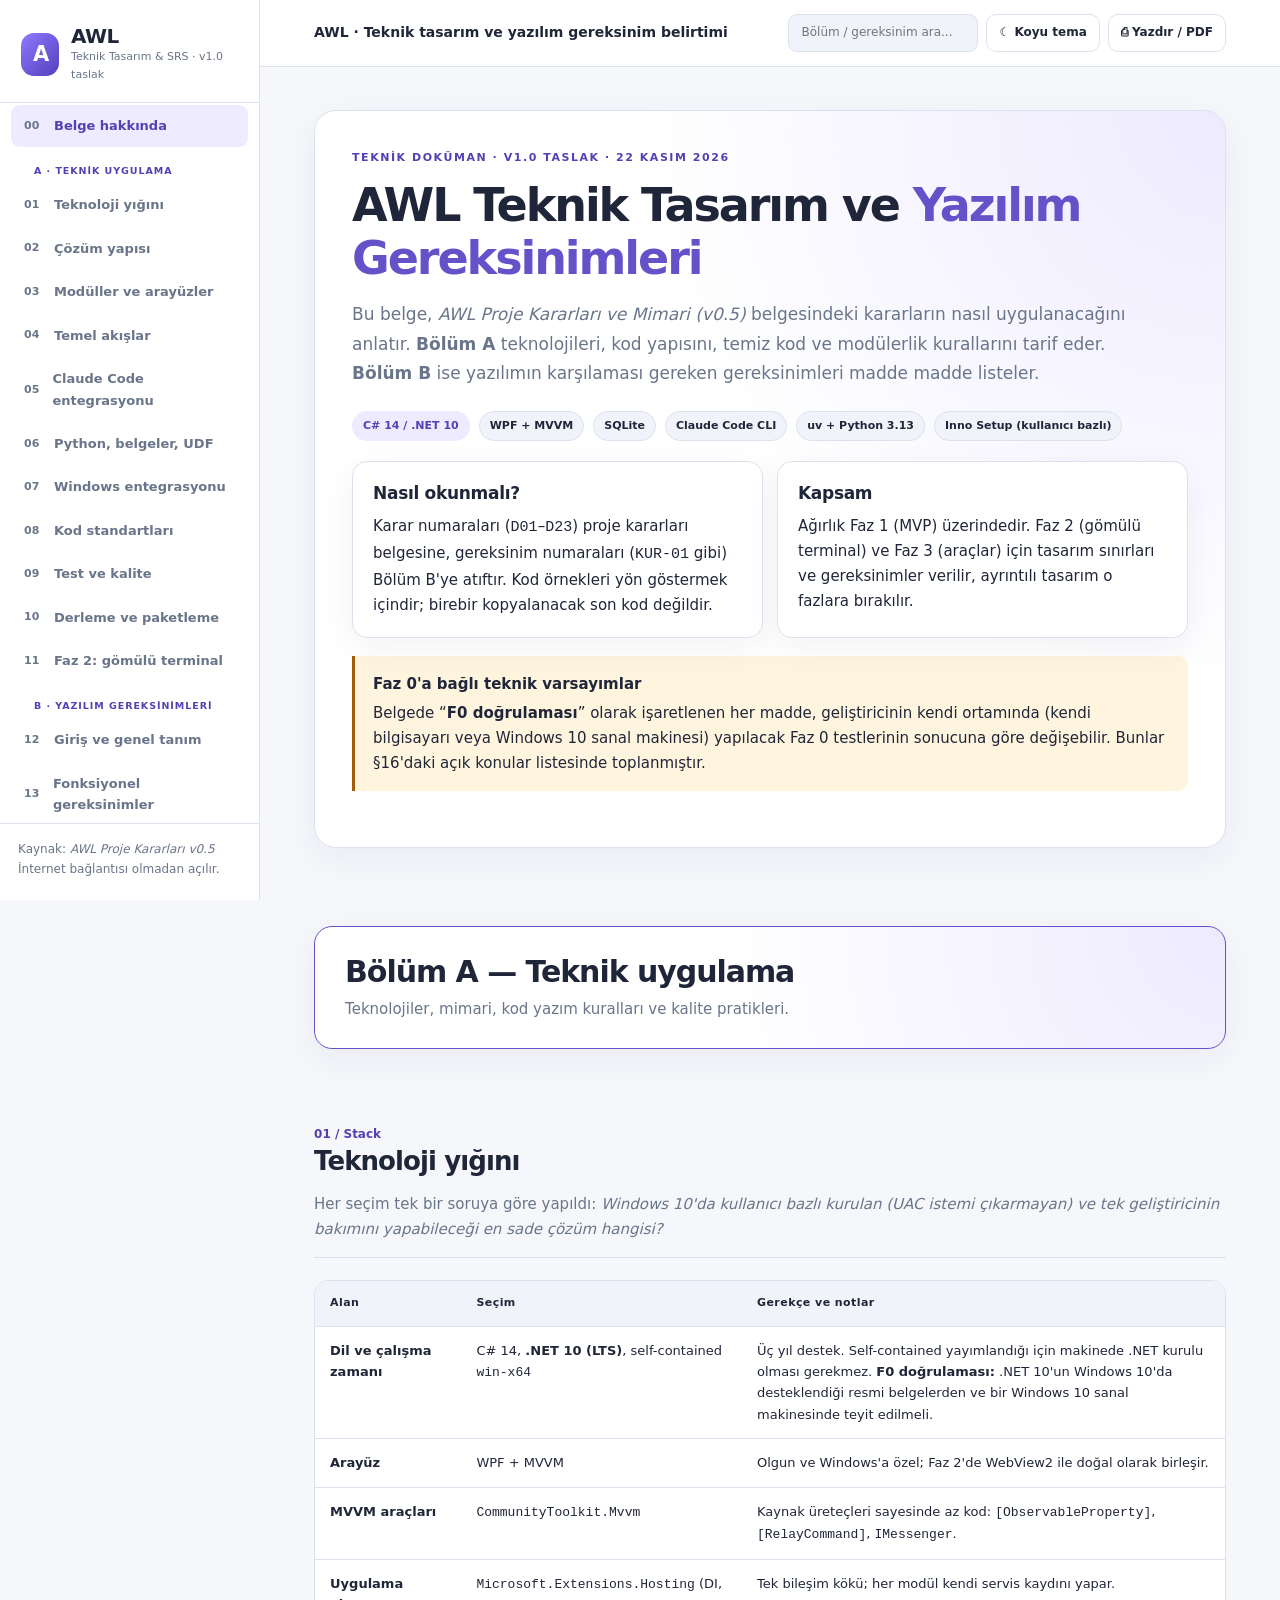
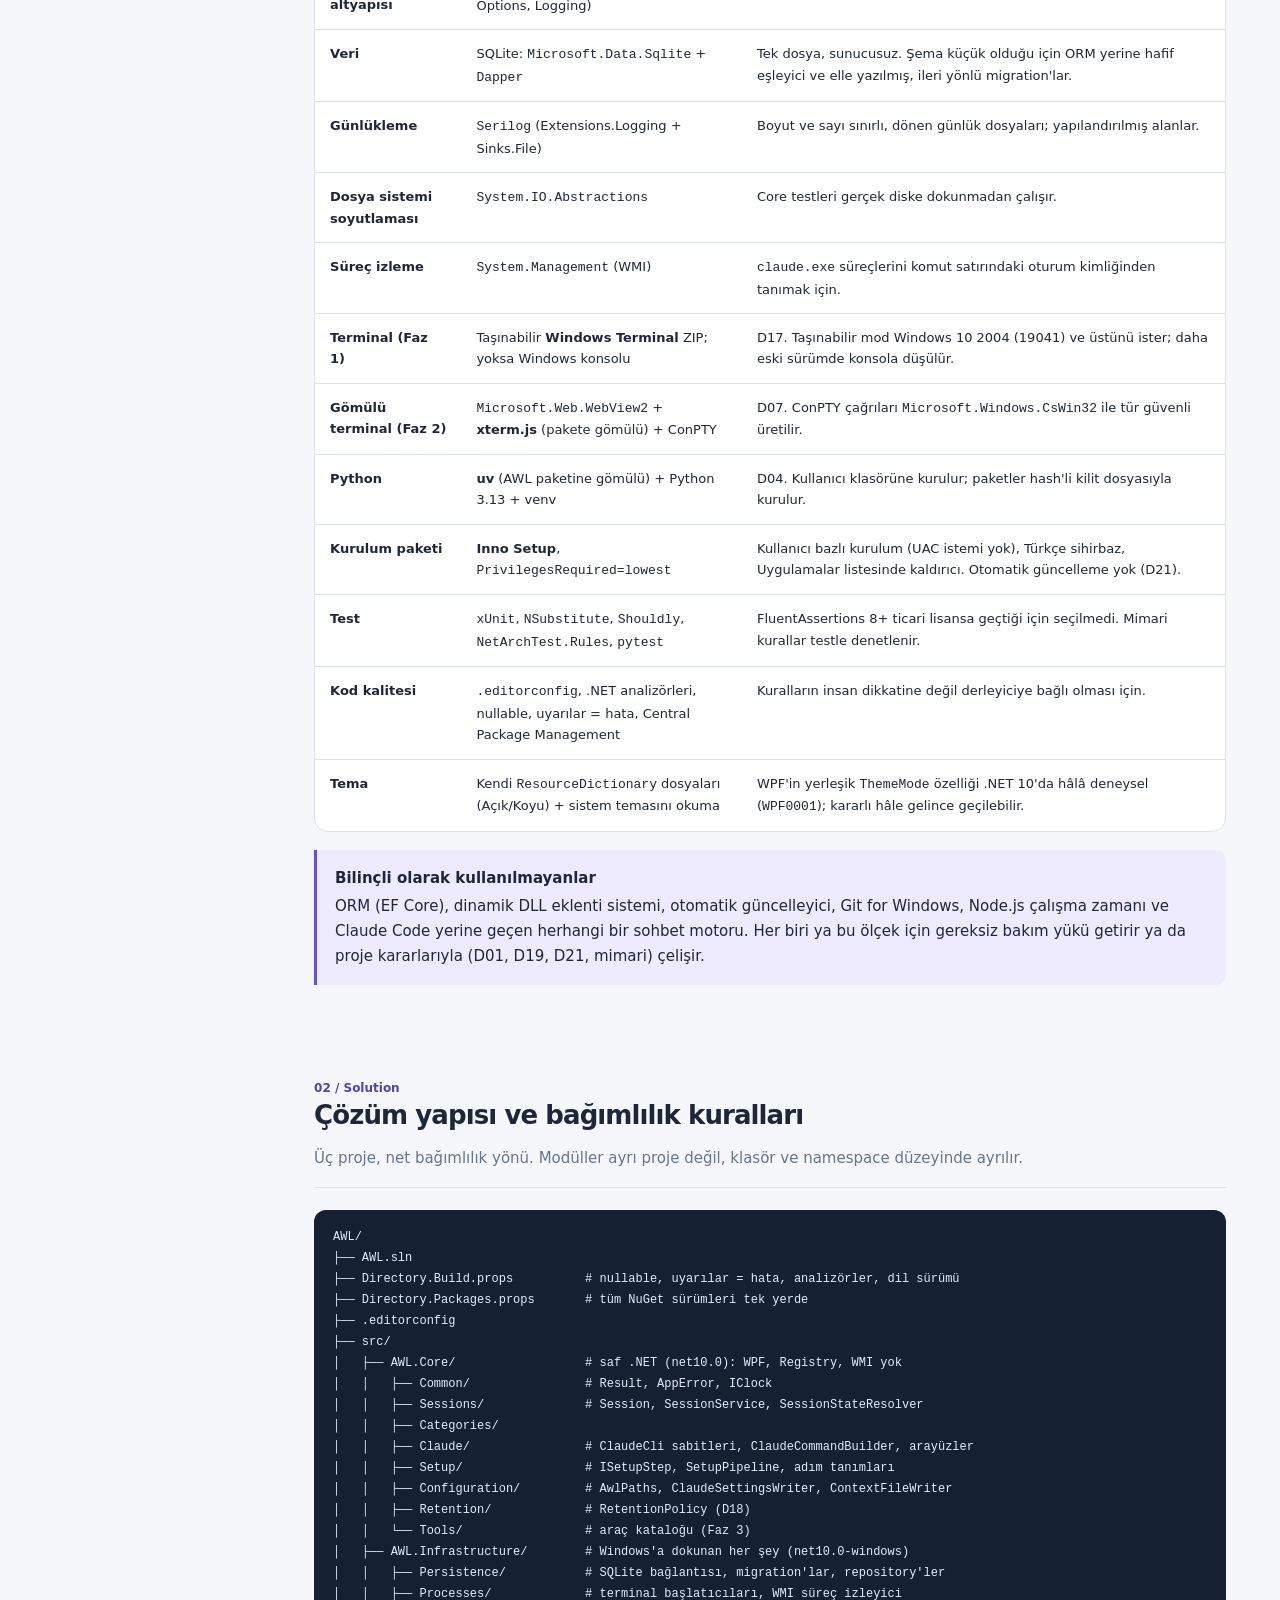
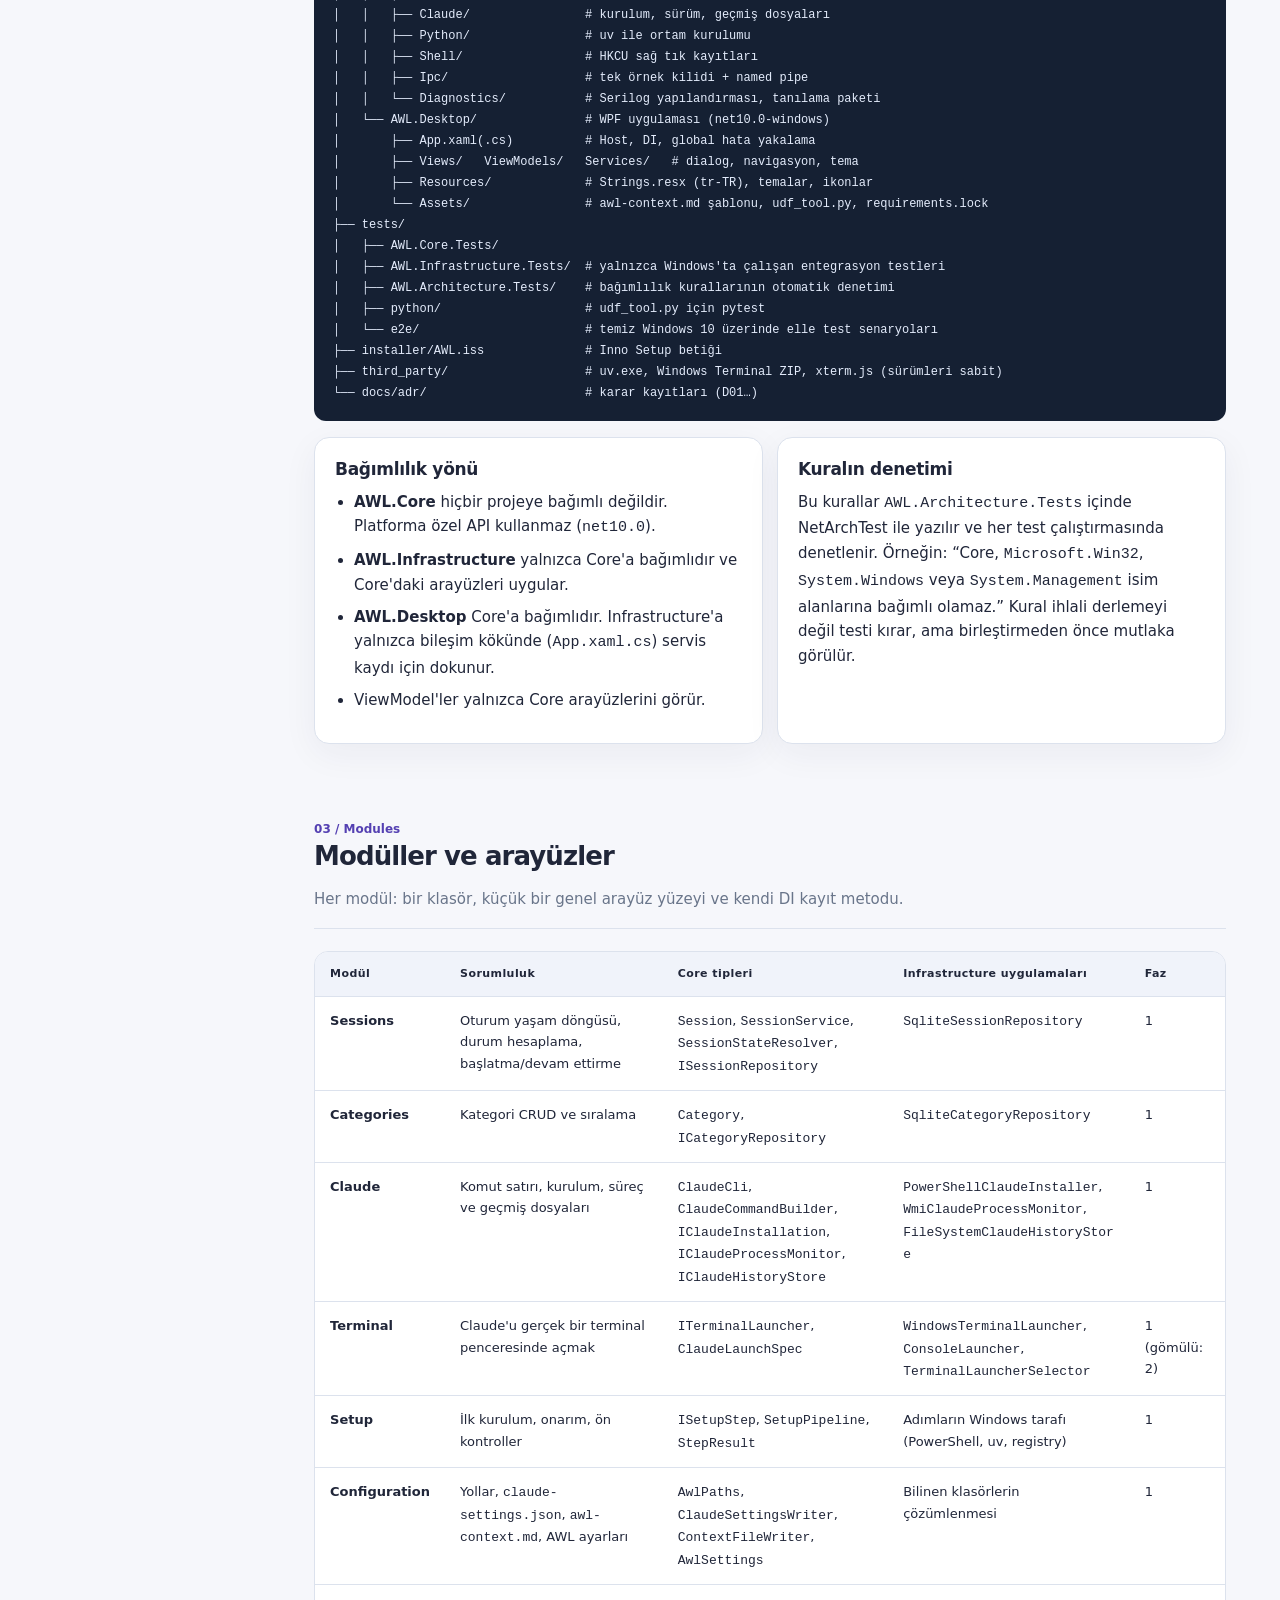
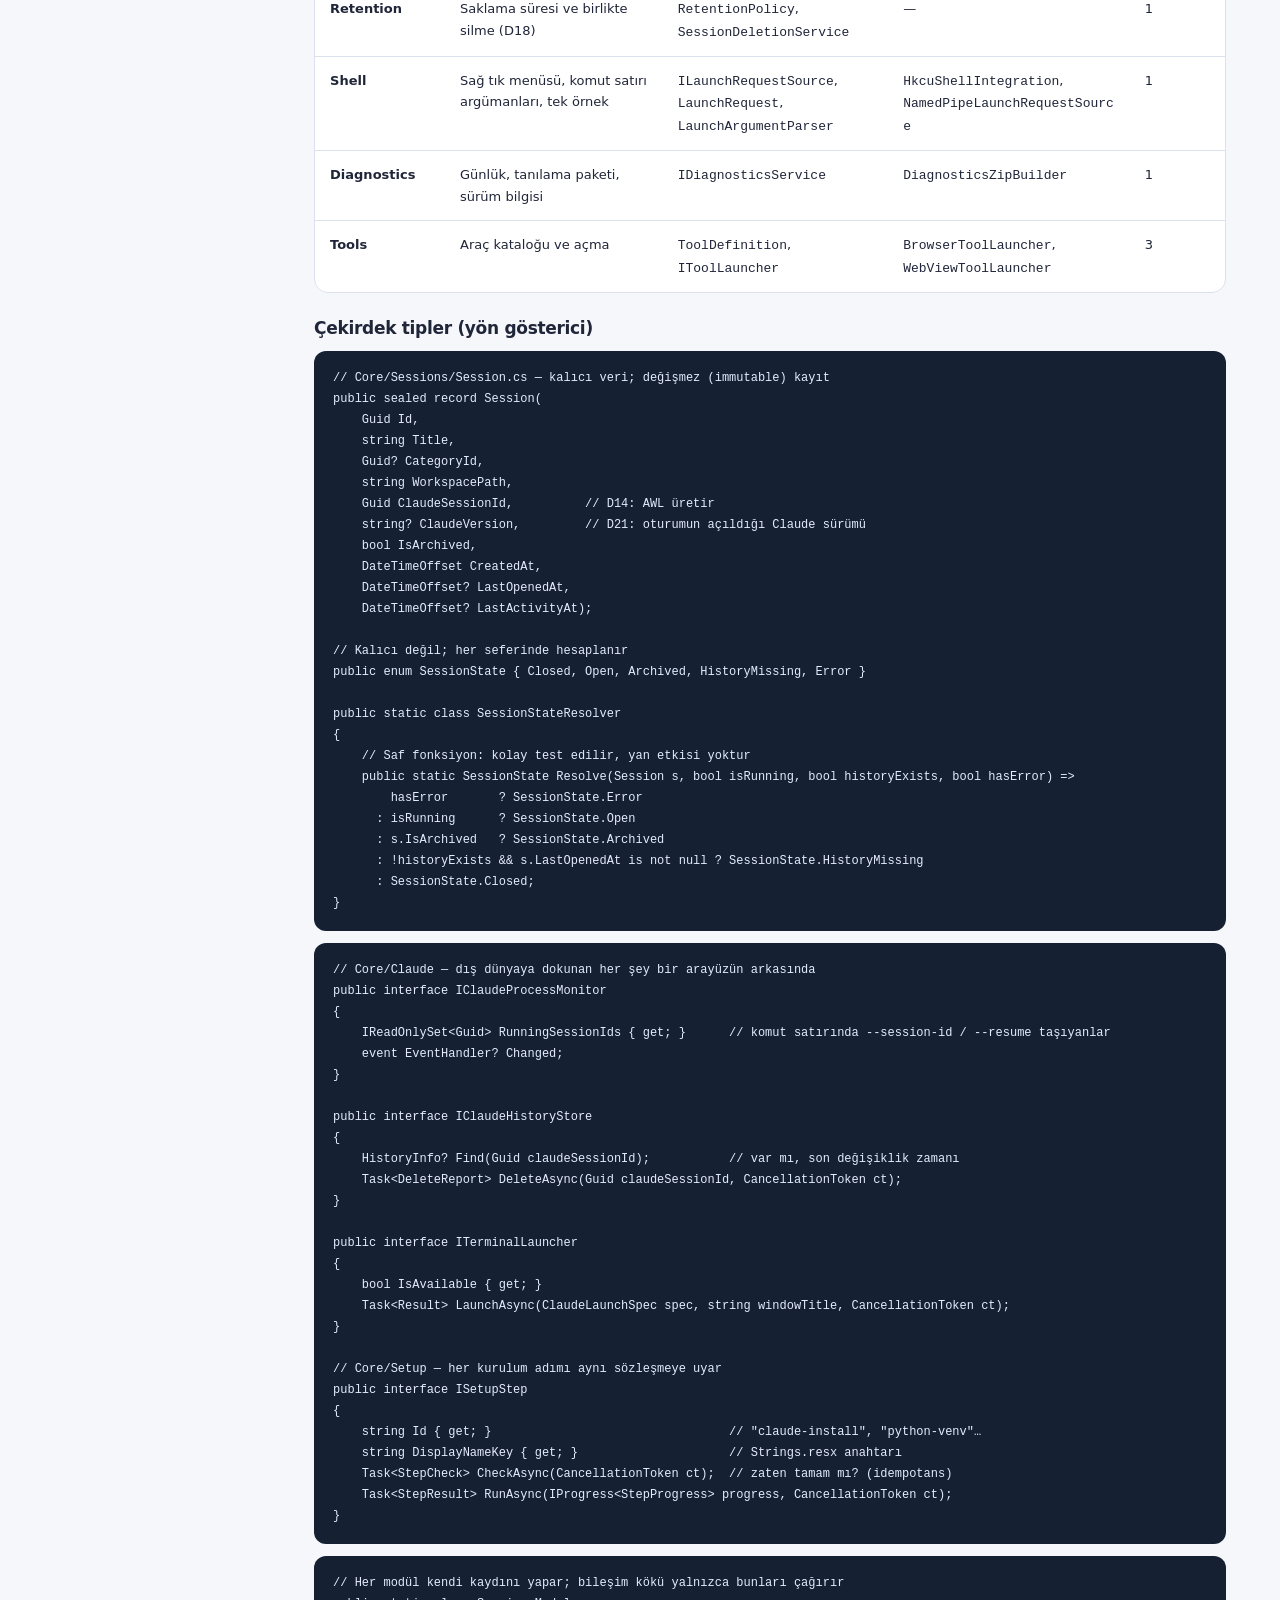
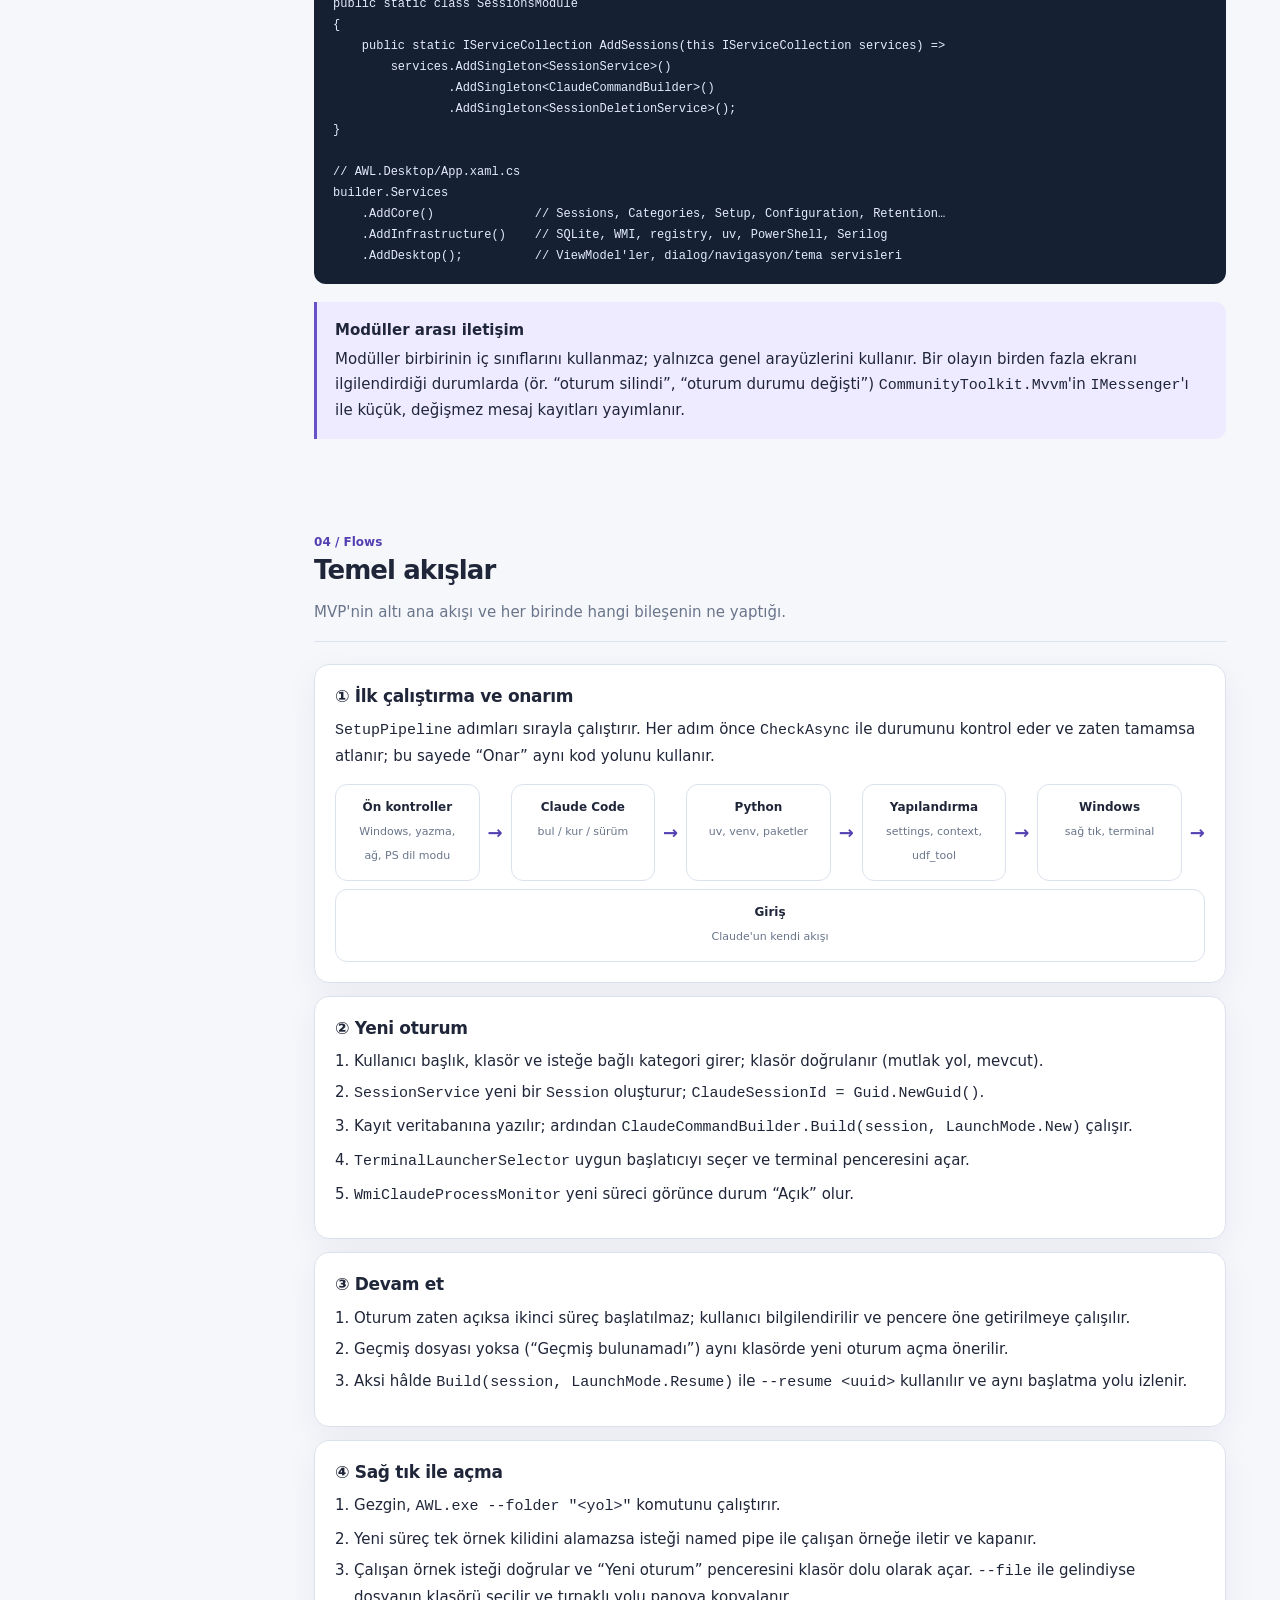
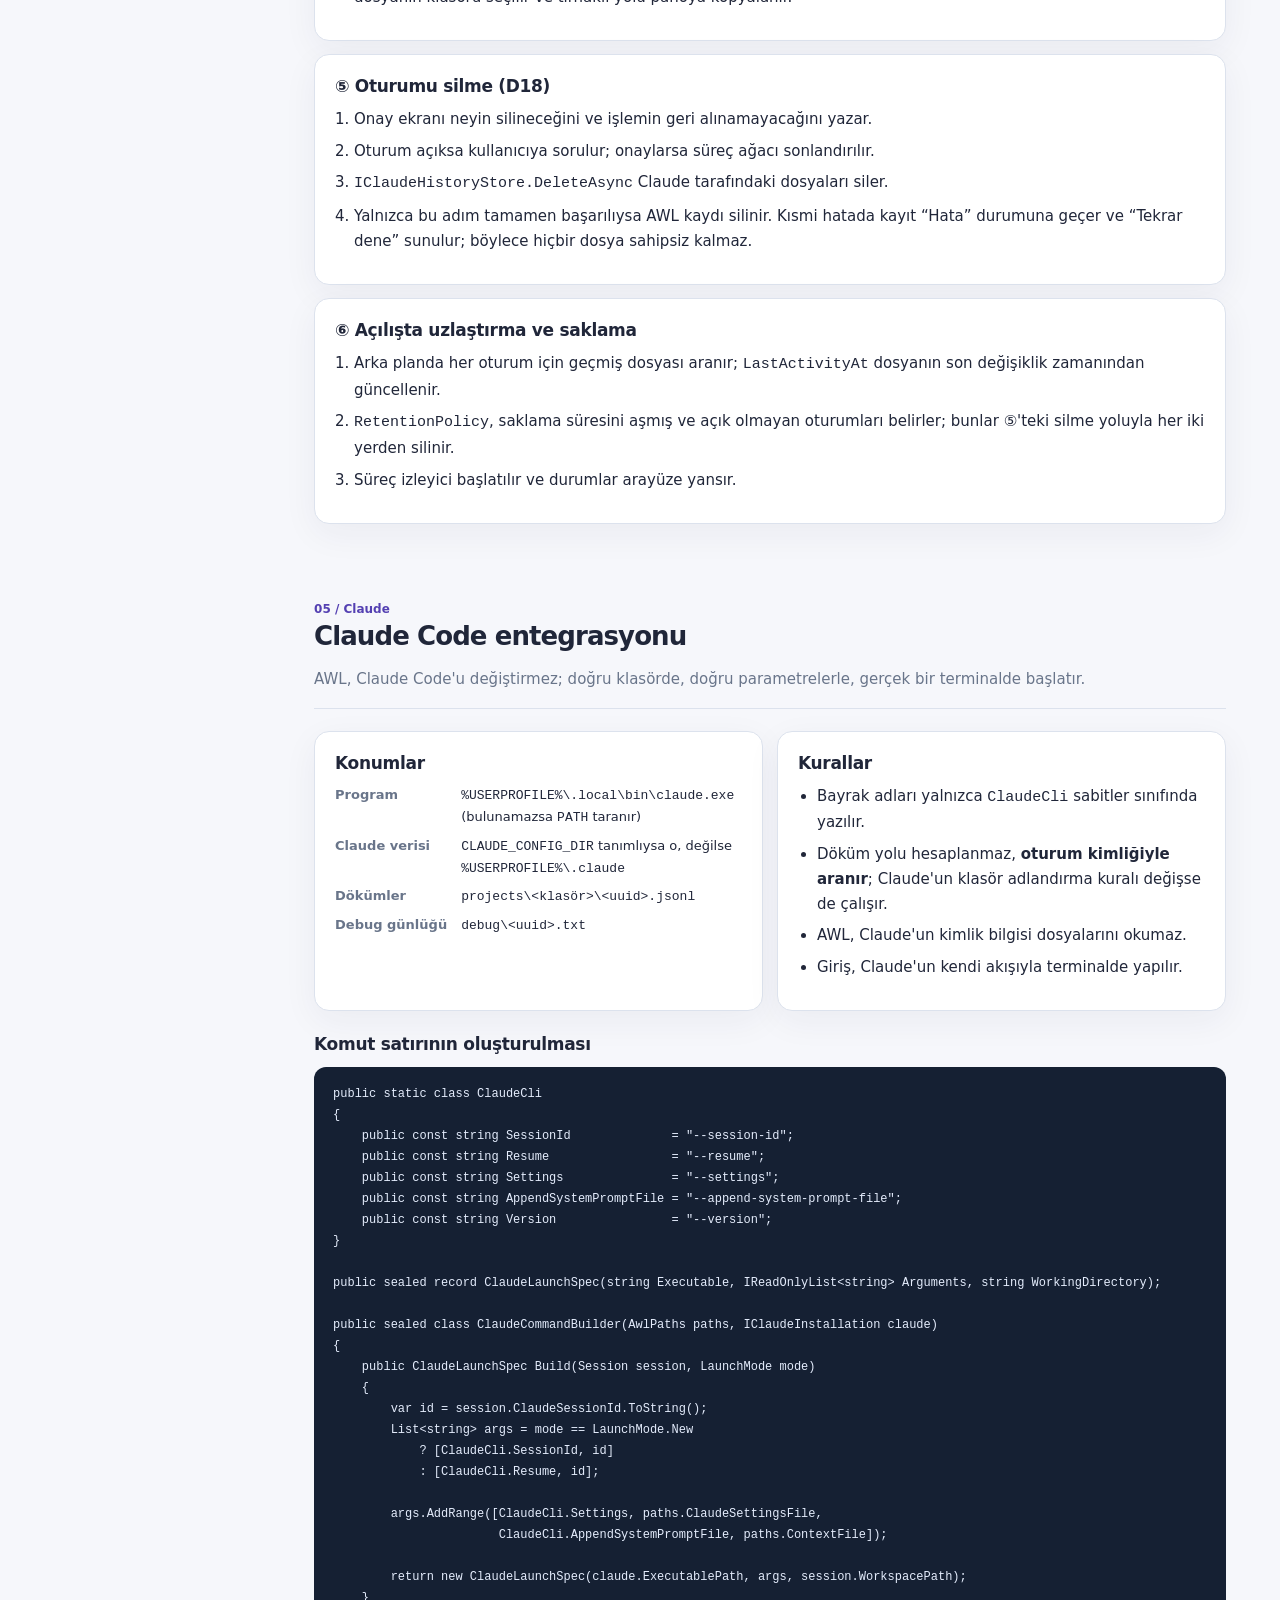
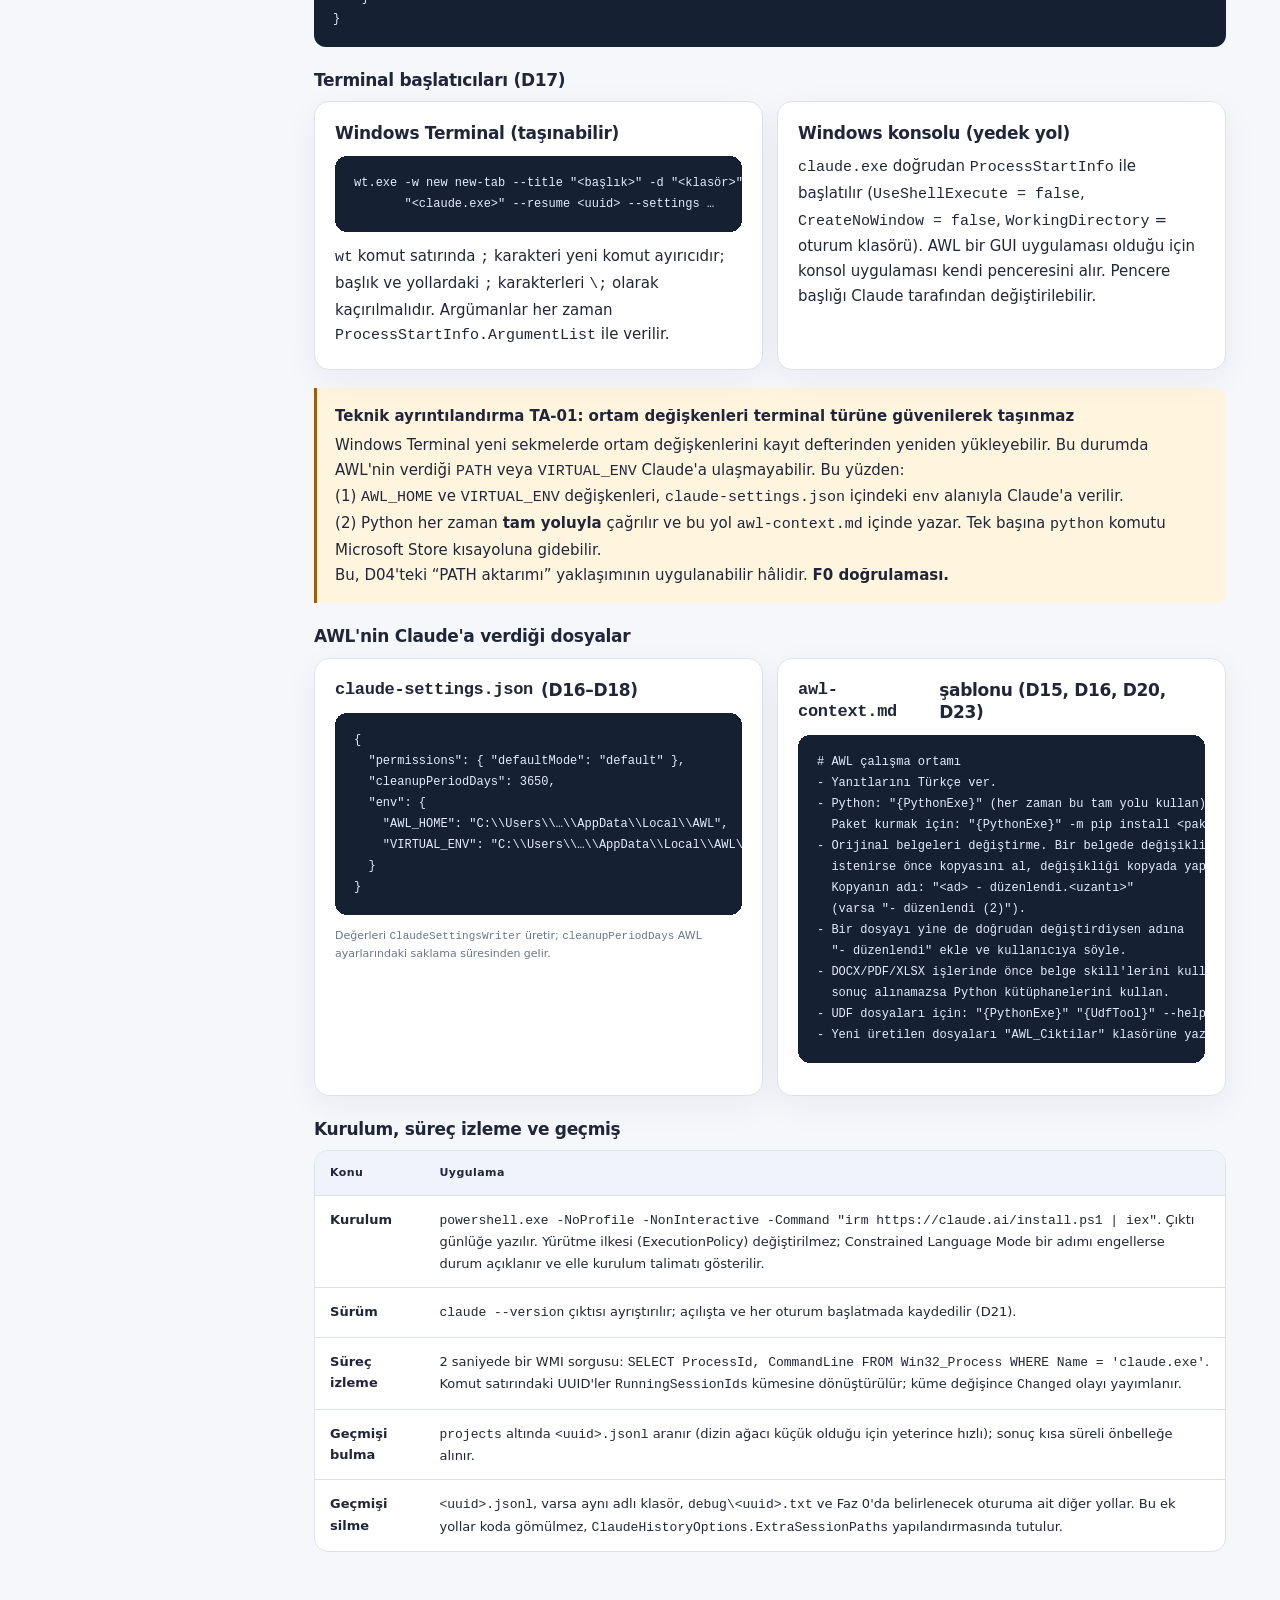
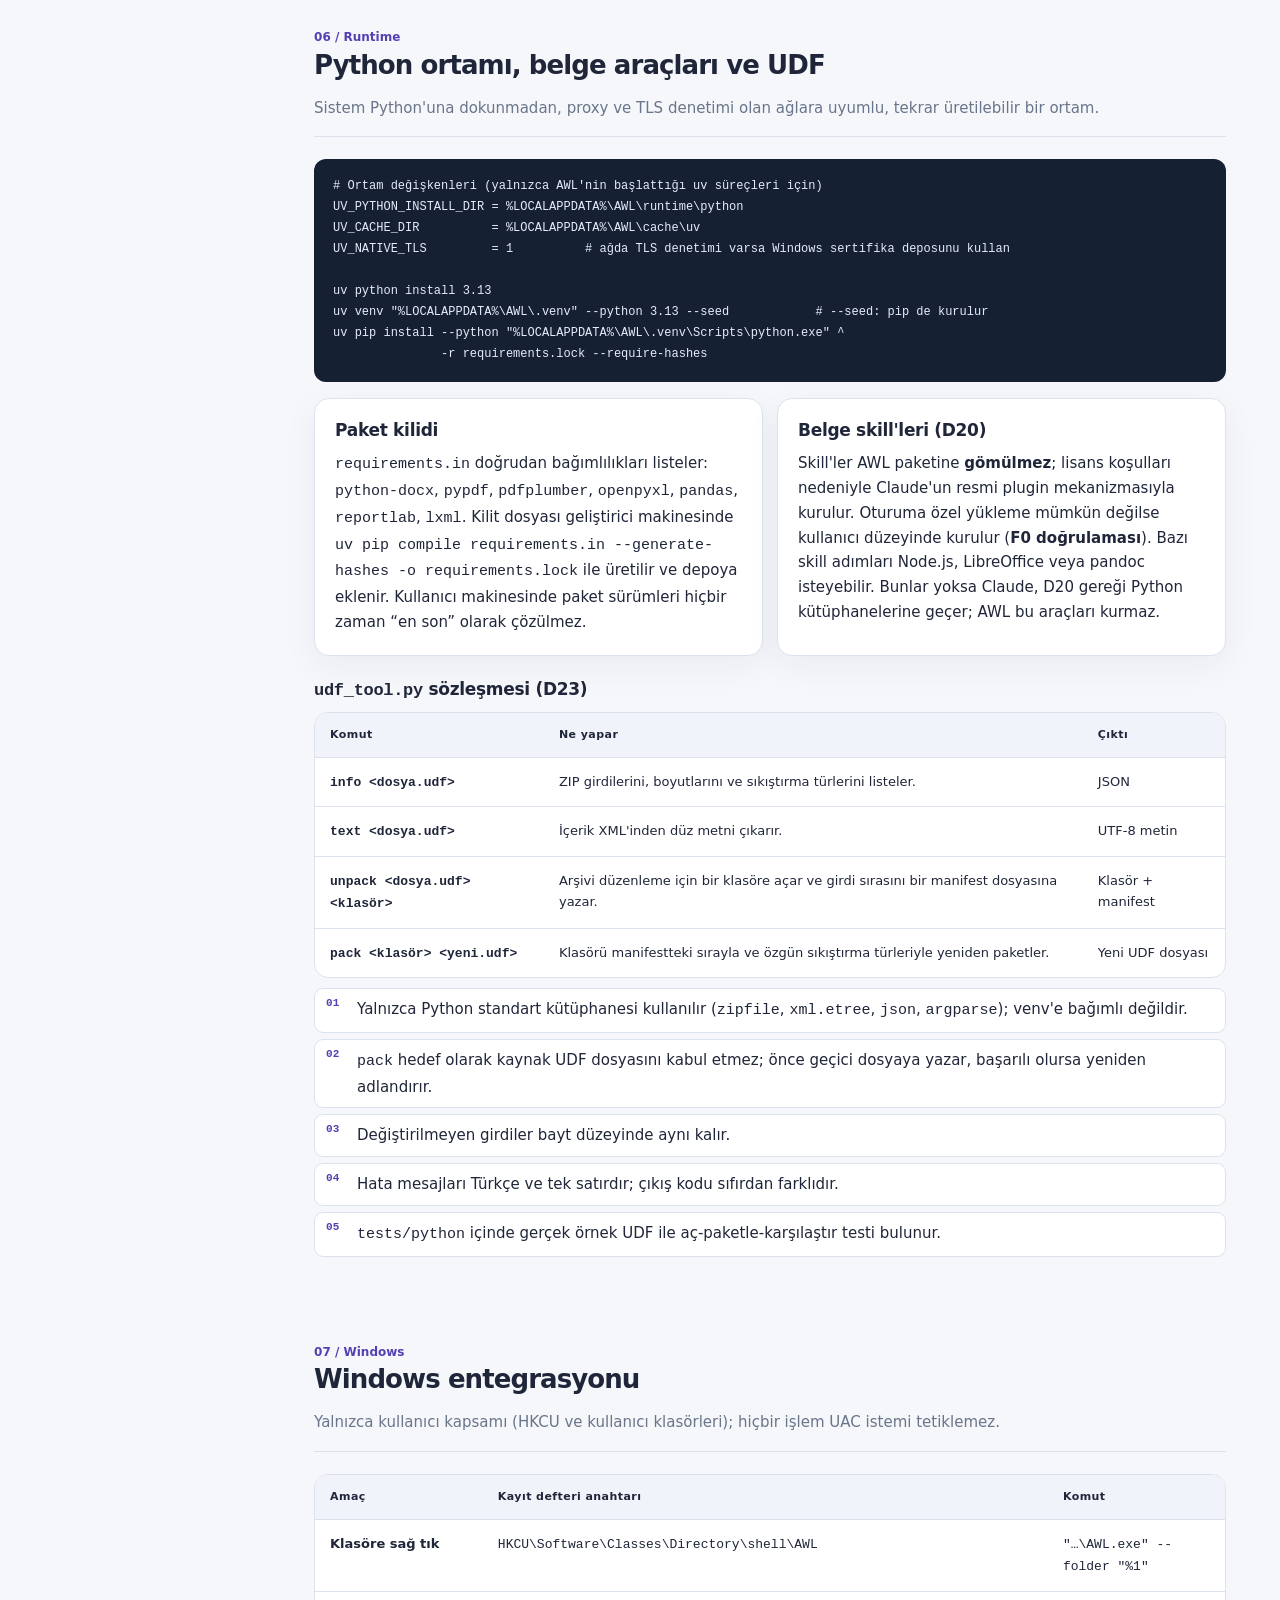
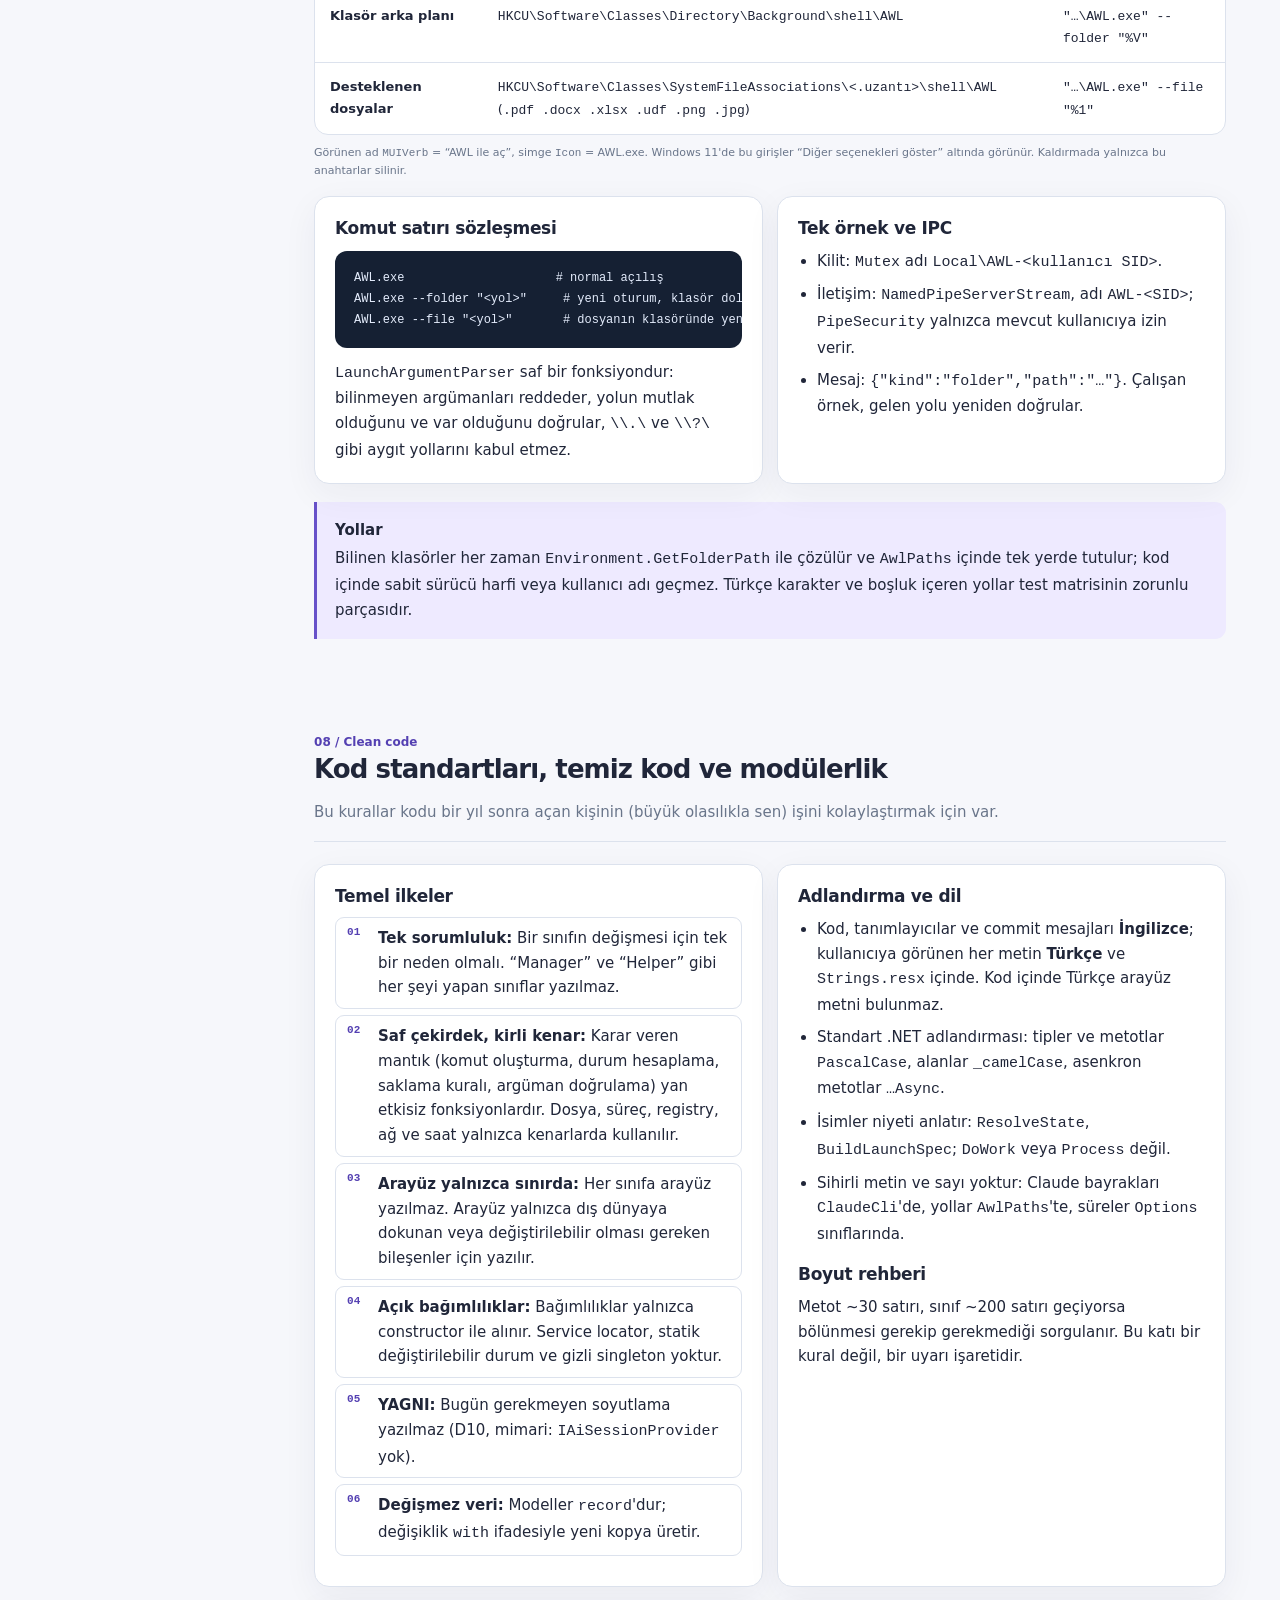
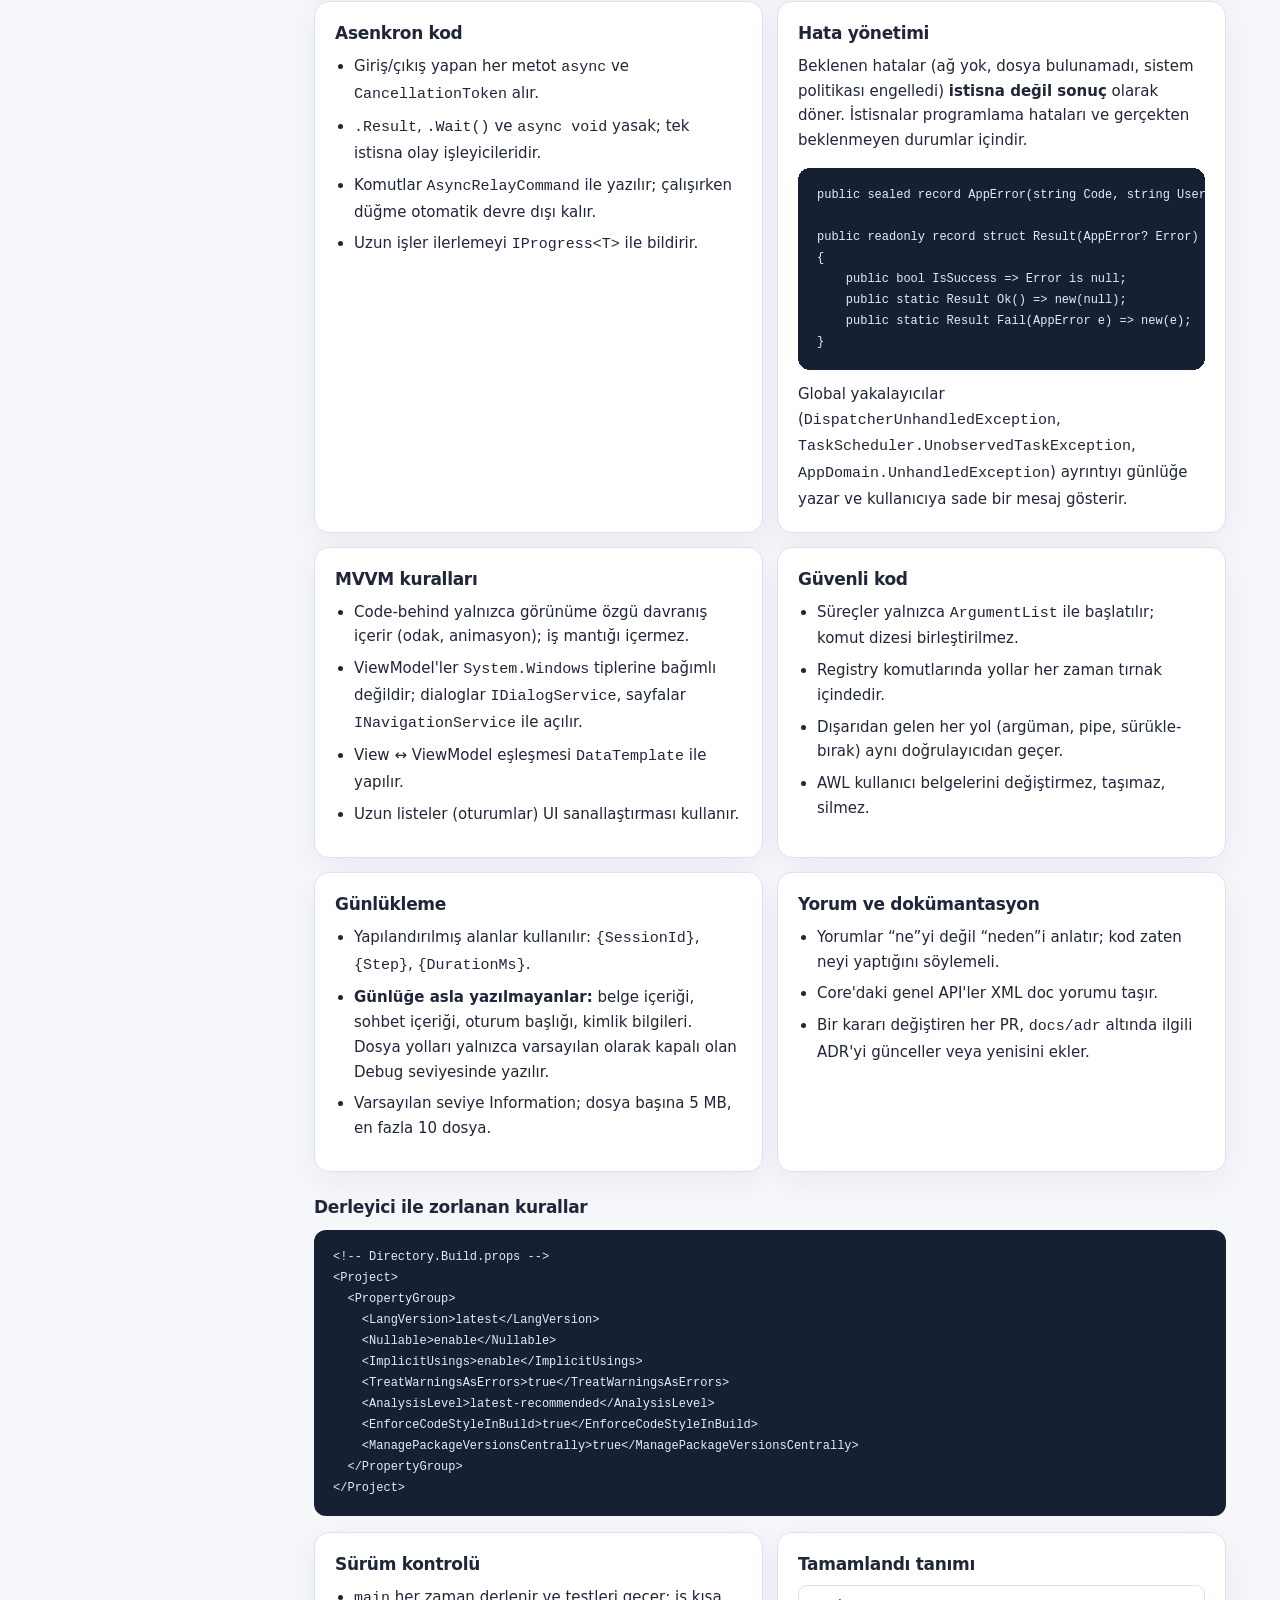
<file: docs/AWL_Teknik_Tasarim_ve_SRS.html>
<!doctype html>
<html lang="tr">
<head>
<meta charset="utf-8">
<meta name="viewport" content="width=device-width,initial-scale=1">
<meta name="color-scheme" content="light dark">
<title>AWL Teknik Tasarım ve SRS</title>
<style id="base-style">:root{--bg:#f6f7fb;--surface:#fff;--surface-2:#f0f3fa;--text:#202639;--muted:#69758a;--line:#dce2ed;--accent:#6751c9;--accent-soft:#eeeaff;--accent-2:#5440b2;--good:#12795a;--good-bg:#eaf8f1;--warn:#a15e0a;--warn-bg:#fff5de;--bad:#b84242;--bad-bg:#ffefee;--shadow:0 10px 35px rgba(30,42,70,.055);--sidebar:260px;--code:#152033;--code-text:#e4ecfc}
html[data-theme=dark]{--bg:#111522;--surface:#1a2030;--surface-2:#242c40;--text:#edf0fc;--muted:#a8b1c9;--line:#39435a;--accent:#ae9fff;--accent-soft:#353058;--accent-2:#c7bdfb;--good:#70d0aa;--good-bg:#173a34;--warn:#f3ca84;--warn-bg:#44331f;--bad:#ffb1ad;--bad-bg:#422528;--shadow:0 12px 38px rgba(0,0,0,.15);--code:#0b1020;--code-text:#e4ecfc}
*{box-sizing:border-box}html{scroll-behavior:smooth}body{margin:0;background:var(--bg);color:var(--text);font:15px/1.65 "Segoe UI",Inter,system-ui,-apple-system,sans-serif}a{color:var(--accent-2);text-decoration:none}a:hover{text-decoration:underline}button,input{font:inherit}button{cursor:pointer}button:focus-visible,a:focus-visible,input:focus-visible,summary:focus-visible{outline:3px solid var(--accent);outline-offset:3px}
.sidebar{position:fixed;inset:0 auto 0 0;width:var(--sidebar);background:var(--surface);border-right:1px solid var(--line);display:flex;flex-direction:column;z-index:10}.brand{display:flex;align-items:center;gap:12px;padding:24px 21px 18px;border-bottom:1px solid var(--line)}.brand-icon{width:43px;height:43px;border-radius:13px;display:grid;place-items:center;background:linear-gradient(135deg,#8f79ff,#5240bb);color:#fff;font-size:21px;font-weight:900;letter-spacing:-2px}.brand strong{display:block;font-size:20px;letter-spacing:-.03em;line-height:1.2}.brand small{display:block;color:var(--muted);font-size:11px}.side-title{padding:23px 23px 7px;text-transform:uppercase;letter-spacing:.12em;color:var(--muted);font-size:10px;font-weight:800}.side-nav{padding:0 11px 12px;overflow-y:auto;flex:1}.side-nav a{display:flex;align-items:center;gap:10px;padding:10px 13px;border-radius:9px;color:var(--muted);font-size:13px;font-weight:600;margin:2px 0}.side-nav a:hover,.side-nav a.active{color:var(--accent-2);background:var(--accent-soft);text-decoration:none}.nav-num{width:20px;display:inline-block;color:var(--muted);font-size:11px;font-variant-numeric:tabular-nums}.side-bottom{padding:16px 18px 20px;border-top:1px solid var(--line);font-size:12px;color:var(--muted)}
.main{margin-left:var(--sidebar);min-height:100vh}.topbar{height:67px;position:sticky;top:0;z-index:7;background:color-mix(in srgb,var(--surface) 92%,transparent);border-bottom:1px solid var(--line);display:flex;align-items:center;justify-content:space-between;gap:20px;padding:0 5.3%;backdrop-filter:blur(15px)}.topbar-title{font-weight:750;font-size:14px}.toolbar{display:flex;gap:8px;align-items:center}.btn{border:1px solid var(--line);background:var(--surface);color:var(--text);border-radius:10px;padding:8px 12px;font-size:12px;font-weight:700;white-space:nowrap}.btn:hover{border-color:var(--accent);background:var(--accent-soft)}.btn.primary{background:var(--accent);border-color:var(--accent);color:#fff}.btn.primary:hover{background:var(--accent-2)}.search{padding:8px 12px;border:1px solid var(--line);background:var(--surface-2);color:var(--text);border-radius:9px;min-width:190px;max-width:225px;font-size:12px}.content{max-width:1200px;padding:43px 5.3% 90px;margin:0 auto}.eyebrow{text-transform:uppercase;letter-spacing:.14em;color:var(--accent-2);font-size:11px;font-weight:900;margin:0 0 12px}.hero{padding:38px 37px;border-radius:22px;background:radial-gradient(circle at 100% 0%,var(--accent-soft),transparent 50%),var(--surface);border:1px solid var(--line);box-shadow:var(--shadow)}h1{font-size:clamp(30px,4vw,46px);line-height:1.15;letter-spacing:-.045em;margin:0 0 15px}h2{font-size:26px;letter-spacing:-.035em;margin:0 0 14px;line-height:1.25}h3{font-size:17px;letter-spacing:-.018em;line-height:1.3;margin:0 0 10px}p{margin:9px 0 15px}.lead{font-size:17px;line-height:1.75;color:var(--muted);max-width:780px}.muted{color:var(--muted)}.tiny{font-size:11px;color:var(--muted)}.meta{display:flex;gap:9px;flex-wrap:wrap;margin-top:22px}.pill{padding:5px 10px;border-radius:999px;background:var(--surface-2);font-size:11px;font-weight:750;border:1px solid var(--line)}.pill.accent{background:var(--accent-soft);color:var(--accent-2);border-color:transparent}.section{padding-top:72px;scroll-margin-top:90px}.section-head{display:flex;justify-content:space-between;gap:20px;align-items:end;border-bottom:1px solid var(--line);padding-bottom:16px;margin-bottom:22px}.section-head p{color:var(--muted);margin:5px 0 0}.section-index{font-size:12px;color:var(--accent-2);font-weight:800}.grid{display:grid;grid-template-columns:repeat(3,minmax(0,1fr));gap:14px}.grid.two{grid-template-columns:repeat(2,minmax(0,1fr))}.card{background:var(--surface);border:1px solid var(--line);border-radius:15px;padding:20px;box-shadow:var(--shadow)}.card h3{display:flex;align-items:center;gap:8px}.card p:last-child{margin-bottom:0}.card .icon{font-size:19px;color:var(--accent-2)}.metric{font-size:28px;font-weight:850;letter-spacing:-.035em}.metric-label{color:var(--muted);font-size:12px;font-weight:700}.note{padding:16px 18px;border-left:3px solid var(--accent);background:var(--accent-soft);border-radius:0 11px 11px 0;margin:18px 0}.note.warn{background:var(--warn-bg);border-color:var(--warn)}.note.good{background:var(--good-bg);border-color:var(--good)}.note strong{display:block;margin-bottom:4px}.note p{margin:0}.list{padding-left:19px;margin:10px 0}.list li{margin:7px 0}.stack{display:grid;gap:13px}.decision{border:1px solid var(--line);background:var(--surface);border-radius:14px;overflow:hidden;box-shadow:var(--shadow)}.decision summary{cursor:pointer;padding:16px 19px;list-style:none;display:flex;align-items:center;gap:11px}.decision summary::-webkit-details-marker{display:none}.decision summary:after{content:'⌄';margin-left:auto;color:var(--muted);font-size:17px;transition:transform .2s}.decision[open] summary:after{transform:rotate(180deg)}.decision[open] summary{border-bottom:1px solid var(--line)}.decision .body{padding:18px 21px}.decision-title{font-size:14px;font-weight:800}.tag{font-size:10px;padding:3px 8px;border-radius:6px;white-space:nowrap;font-weight:800}.tag.final{background:var(--good-bg);color:var(--good)}.tag.test{background:var(--warn-bg);color:var(--warn)}.tag.future{background:var(--accent-soft);color:var(--accent-2)}.decision p{margin:7px 0}.decision .reason{margin-top:12px;padding:12px;background:var(--surface-2);border-radius:9px}.kicker{font-size:11px;text-transform:uppercase;letter-spacing:.08em;font-weight:800;color:var(--muted)}.table-wrap{overflow-x:auto;border:1px solid var(--line);border-radius:14px;background:var(--surface)}table{width:100%;border-collapse:collapse;min-width:650px;font-size:13px}th{text-align:left;background:var(--surface-2);font-size:11px;letter-spacing:.04em}th,td{padding:13px 15px;border-bottom:1px solid var(--line);vertical-align:top}tr:last-child td{border-bottom:0}td:first-child{font-weight:750}.flow{display:flex;align-items:stretch;gap:8px;flex-wrap:wrap}.flow-box{padding:13px 14px;background:var(--surface);border:1px solid var(--line);border-radius:12px;flex:1 1 140px;text-align:center;min-width:130px}.flow-box strong{display:block;font-size:12px}.flow-box small{color:var(--muted);font-size:11px}.arrow{align-self:center;color:var(--accent-2);font-size:18px;font-weight:850}.code{background:var(--code);color:var(--code-text);border-radius:12px;padding:17px 19px;font:12px/1.75 Consolas,"Cascadia Code",monospace;overflow:auto;white-space:pre;tab-size:2}.twocol{display:grid;grid-template-columns:1.2fr .8fr;gap:16px}.ux-app{background:var(--surface);border:1px solid var(--line);border-radius:17px;overflow:hidden;box-shadow:var(--shadow)}.ux-titlebar{display:flex;justify-content:space-between;align-items:center;padding:12px 16px;border-bottom:1px solid var(--line);background:var(--surface-2);font-size:12px;font-weight:800}.ux-body{display:grid;grid-template-columns:210px 1fr;min-height:425px}.ux-side{border-right:1px solid var(--line);padding:14px}.ux-nav{display:block;background:var(--accent-soft);color:var(--accent-2);padding:8px 10px;border-radius:8px;font-size:12px;font-weight:850;margin-bottom:5px}.ux-nav.ordinary{background:transparent;color:var(--muted)}.ux-sessions{font-size:12px;font-weight:800;margin:23px 0 10px;display:flex;justify-content:space-between}.ux-session{display:block;width:100%;text-align:left;background:transparent;border:0;padding:8px 9px;border-radius:7px;color:var(--muted);font-size:12px}.ux-session.selected{background:var(--accent-soft);color:var(--accent-2);font-weight:800}.ux-session:hover{background:var(--surface-2)}.ux-main{display:flex;flex-direction:column;min-width:0}.ux-header{padding:12px 15px;display:flex;align-items:center;justify-content:space-between;gap:8px;font-size:12px}.terminal{background:#111623;color:#e4eaff;margin:0 13px 12px;border-radius:11px;flex:1;padding:17px 16px;white-space:pre-wrap;overflow:auto;font:12px/1.7 Consolas,"Cascadia Mono",monospace;min-height:300px}.term-accent{color:#a9a0ff}.term-dim{color:#99a5bf}.term-success{color:#83d6ad}.ux-helper{border-top:1px solid var(--line);padding:10px 12px;display:flex;gap:9px;align-items:center;flex-wrap:wrap}.ux-helper button{background:var(--surface-2);border:1px solid var(--line);padding:7px 10px;border-radius:7px;color:var(--text);font-size:11px}.ux-helper small{margin-left:auto;color:var(--muted)}.ux-caption{font-size:12px;color:var(--muted);margin:11px 2px 0}.architecture{display:grid;gap:10px;max-width:860px;margin:0 auto}.arch-shell{background:var(--accent-soft);border:1px solid var(--accent);color:var(--text);border-radius:12px;text-align:center;padding:14px;font-weight:850}.arch-row{display:grid;grid-template-columns:repeat(4,1fr);gap:10px}.arch-node{background:var(--surface);border:1px solid var(--line);border-radius:12px;padding:13px;text-align:center;min-height:82px}.arch-node strong{display:block;font-size:12px}.arch-node span{font-size:11px;color:var(--muted)}.arch-down{text-align:center;color:var(--accent-2);font-weight:900}.checks{display:grid;gap:7px}.checks label{display:flex;gap:9px;align-items:start;padding:9px 10px;border:1px solid var(--line);border-radius:9px;background:var(--surface);font-size:13px}.checks input{margin-top:5px;accent-color:var(--accent)}.checks label.done{text-decoration:line-through;color:var(--muted)}.ref-list{display:grid;gap:7px}.ref-list a{padding:11px 13px;border:1px solid var(--line);border-radius:9px;background:var(--surface);display:block;font-size:12px;overflow-wrap:anywhere}.footer{padding-top:55px;text-align:center;color:var(--muted);font-size:12px}.hide{display:none!important}:not(pre)>code{overflow-wrap:anywhere}
@media(max-width:1060px){:root{--sidebar:210px}.grid{grid-template-columns:repeat(2,minmax(0,1fr))}.twocol{grid-template-columns:1fr}.arch-row{grid-template-columns:repeat(2,1fr)}}@media(max-width:720px){.sidebar{display:none}.main{margin-left:0}.topbar{padding:0 18px}.topbar-title{display:none}.search{max-width:144px;min-width:100px}.content{padding:22px 16px 60px}.hero{padding:26px 19px}.grid,.grid.two{grid-template-columns:1fr}.ux-body{grid-template-columns:130px minmax(0,1fr)}.ux-side{padding:9px}.ux-header{align-items:start;flex-direction:column}.terminal{font-size:10px;padding:11px;min-height:340px}.ux-helper small{margin:0}.btn.print{display:none}.flow .arrow{display:none}}
@media print{body{background:#fff;color:#111;font-size:11pt}.sidebar,.topbar,.btn{display:none!important}.main{margin:0}.content{max-width:none;padding:0}.hero,.card,.decision,.table-wrap,.ux-app{box-shadow:none}.section{padding-top:25px;break-before:auto}.decision .body{display:block!important}.decision{break-inside:avoid}.section-head{break-after:avoid}.terminal{print-color-adjust:exact}.ux-app{break-inside:avoid}details:not([open])>.body{display:block}details:not([open]) summary{border-bottom:1px solid #aaa}}</style>
<style>
.grid>*,.card,.kv>*{min-width:0}
.part{margin-top:78px;padding:26px 30px;border-radius:18px;background:radial-gradient(circle at 100% 0%,var(--accent-soft),transparent 55%),var(--surface);border:1px solid var(--accent);box-shadow:var(--shadow)}
.part h2{margin:0 0 6px;font-size:30px}.part p{margin:0;color:var(--muted)}
.req td:first-child{white-space:nowrap;font:700 12px Consolas,"Cascadia Mono",monospace;color:var(--accent-2)}
.req td:nth-child(3),.req td:nth-child(4){white-space:nowrap;text-align:center}
.req td:nth-child(5){white-space:nowrap;font-size:11px;color:var(--muted)}
.req td:nth-child(2){font-weight:400}
.req th:nth-child(3),.req th:nth-child(4){text-align:center}
h3.group{margin:30px 0 10px;display:flex;align-items:baseline;gap:10px}
h3.group small{font-size:12px;color:var(--muted);font-weight:600}
.filterbar{display:flex;gap:8px;flex-wrap:wrap;margin:6px 0 4px}
.side-group{padding:14px 23px 4px;text-transform:uppercase;letter-spacing:.1em;color:var(--accent-2);font-size:9.5px;font-weight:900}
.kv{display:grid;grid-template-columns:max-content 1fr;gap:6px 14px;font-size:13px}.kv b{color:var(--muted);font-weight:700}
.rule{counter-reset:r;list-style:none;padding:0;margin:10px 0}.rule li{counter-increment:r;position:relative;padding:8px 10px 8px 42px;margin:6px 0;border:1px solid var(--line);border-radius:9px;background:var(--surface)}
.rule li:before{content:counter(r,decimal-leading-zero);position:absolute;left:11px;top:8px;font:800 11px Consolas,monospace;color:var(--accent-2)}
</style>
</head>
<body>
<aside class="sidebar" aria-label="Doküman menüsü">
<div class="brand"><div class="brand-icon">A</div><div><strong>AWL</strong><small>Teknik Tasarım & SRS · v1.0 taslak</small></div></div>
<nav class="side-nav" id="sideNav">
<a href="#belge"><span class="nav-num">00</span> Belge hakkında</a>
<div class="side-group">A · Teknik uygulama</div>
<a href="#teknoloji"><span class="nav-num">01</span> Teknoloji yığını</a>
<a href="#yapi"><span class="nav-num">02</span> Çözüm yapısı</a>
<a href="#moduller"><span class="nav-num">03</span> Modüller ve arayüzler</a>
<a href="#akislar"><span class="nav-num">04</span> Temel akışlar</a>
<a href="#claude"><span class="nav-num">05</span> Claude Code entegrasyonu</a>
<a href="#python"><span class="nav-num">06</span> Python, belgeler, UDF</a>
<a href="#windows"><span class="nav-num">07</span> Windows entegrasyonu</a>
<a href="#kod"><span class="nav-num">08</span> Kod standartları</a>
<a href="#test"><span class="nav-num">09</span> Test ve kalite</a>
<a href="#paket"><span class="nav-num">10</span> Derleme ve paketleme</a>
<a href="#faz2"><span class="nav-num">11</span> Faz 2: gömülü terminal</a>
<div class="side-group">B · Yazılım gereksinimleri</div>
<a href="#srs-giris"><span class="nav-num">12</span> Giriş ve genel tanım</a>
<a href="#srs-fonk"><span class="nav-num">13</span> Fonksiyonel gereksinimler</a>
<a href="#srs-nfr"><span class="nav-num">14</span> Fonksiyonel olmayan</a>
<a href="#srs-arayuz"><span class="nav-num">15</span> Dış arayüzler ve veri</a>
<a href="#srs-iz"><span class="nav-num">16</span> İzlenebilirlik ve kabul</a>
</nav>
<div class="side-bottom">Kaynak: <i>AWL Proje Kararları v0.5</i><br>İnternet bağlantısı olmadan açılır.</div>
</aside>
<div class="main">
<header class="topbar"><div class="topbar-title">AWL · Teknik tasarım ve yazılım gereksinim belirtimi</div><div class="toolbar"><input id="searchBox" class="search" type="search" placeholder="Bölüm / gereksinim ara..." aria-label="Dokümanda ara"><button class="btn" id="themeButton">☾ Koyu tema</button><button class="btn print" onclick="window.print()">⎙ Yazdır / PDF</button></div></header>
<main class="content">

<section id="belge" class="hero"><p class="eyebrow">Teknik doküman · v1.0 taslak · 22 Kasım 2026</p><h1>AWL Teknik Tasarım ve <span style="color:var(--accent)">Yazılım Gereksinimleri</span></h1><p class="lead">Bu belge, <i>AWL Proje Kararları ve Mimari (v0.5)</i> belgesindeki kararların nasıl uygulanacağını anlatır. <b>Bölüm A</b> teknolojileri, kod yapısını, temiz kod ve modülerlik kurallarını tarif eder. <b>Bölüm B</b> ise yazılımın karşılaması gereken gereksinimleri madde madde listeler.</p><div class="meta"><span class="pill accent">C# 14 / .NET 10</span><span class="pill">WPF + MVVM</span><span class="pill">SQLite</span><span class="pill">Claude Code CLI</span><span class="pill">uv + Python 3.13</span><span class="pill">Inno Setup (kullanıcı bazlı)</span></div>
<div class="grid two" style="margin-top:20px"><div class="card"><h3>Nasıl okunmalı?</h3><p>Karar numaraları (<code>D01</code>–<code>D23</code>) proje kararları belgesine, gereksinim numaraları (<code>KUR-01</code> gibi) Bölüm B'ye atıftır. Kod örnekleri yön göstermek içindir; birebir kopyalanacak son kod değildir.</p></div><div class="card"><h3>Kapsam</h3><p>Ağırlık Faz 1 (MVP) üzerindedir. Faz 2 (gömülü terminal) ve Faz 3 (araçlar) için tasarım sınırları ve gereksinimler verilir, ayrıntılı tasarım o fazlara bırakılır.</p></div></div>
<div class="note warn"><strong>Faz 0'a bağlı teknik varsayımlar</strong><p>Belgede “<b>F0 doğrulaması</b>” olarak işaretlenen her madde, geliştiricinin kendi ortamında (kendi bilgisayarı veya Windows 10 sanal makinesi) yapılacak Faz 0 testlerinin sonucuna göre değişebilir. Bunlar §16'daki açık konular listesinde toplanmıştır.</p></div></section>

<div class="part"><h2>Bölüm A — Teknik uygulama</h2><p>Teknolojiler, mimari, kod yazım kuralları ve kalite pratikleri.</p></div>

<section class="section" id="teknoloji"><div class="section-head"><div><span class="section-index">01 / Stack</span><h2>Teknoloji yığını</h2><p>Her seçim tek bir soruya göre yapıldı: <i>Windows 10'da kullanıcı bazlı kurulan (UAC istemi çıkarmayan) ve tek geliştiricinin bakımını yapabileceği en sade çözüm hangisi?</i></p></div></div>
<div class="table-wrap"><table><thead><tr><th>Alan</th><th>Seçim</th><th>Gerekçe ve notlar</th></tr></thead><tbody>
<tr><td>Dil ve çalışma zamanı</td><td>C# 14, <b>.NET 10 (LTS)</b>, self-contained <code>win-x64</code></td><td>Üç yıl destek. Self-contained yayımlandığı için makinede .NET kurulu olması gerekmez. <b>F0 doğrulaması:</b> .NET 10'un Windows 10'da desteklendiği resmi belgelerden ve bir Windows 10 sanal makinesinde teyit edilmeli.</td></tr>
<tr><td>Arayüz</td><td>WPF + MVVM</td><td>Olgun ve Windows'a özel; Faz 2'de WebView2 ile doğal olarak birleşir.</td></tr>
<tr><td>MVVM araçları</td><td><code>CommunityToolkit.Mvvm</code></td><td>Kaynak üreteçleri sayesinde az kod: <code>[ObservableProperty]</code>, <code>[RelayCommand]</code>, <code>IMessenger</code>.</td></tr>
<tr><td>Uygulama altyapısı</td><td><code>Microsoft.Extensions.Hosting</code> (DI, Options, Logging)</td><td>Tek bileşim kökü; her modül kendi servis kaydını yapar.</td></tr>
<tr><td>Veri</td><td>SQLite: <code>Microsoft.Data.Sqlite</code> + <code>Dapper</code></td><td>Tek dosya, sunucusuz. Şema küçük olduğu için ORM yerine hafif eşleyici ve elle yazılmış, ileri yönlü migration'lar.</td></tr>
<tr><td>Günlükleme</td><td><code>Serilog</code> (Extensions.Logging + Sinks.File)</td><td>Boyut ve sayı sınırlı, dönen günlük dosyaları; yapılandırılmış alanlar.</td></tr>
<tr><td>Dosya sistemi soyutlaması</td><td><code>System.IO.Abstractions</code></td><td>Core testleri gerçek diske dokunmadan çalışır.</td></tr>
<tr><td>Süreç izleme</td><td><code>System.Management</code> (WMI)</td><td><code>claude.exe</code> süreçlerini komut satırındaki oturum kimliğinden tanımak için.</td></tr>
<tr><td>Terminal (Faz 1)</td><td>Taşınabilir <b>Windows Terminal</b> ZIP; yoksa Windows konsolu</td><td>D17. Taşınabilir mod Windows 10 2004 (19041) ve üstünü ister; daha eski sürümde konsola düşülür.</td></tr>
<tr><td>Gömülü terminal (Faz 2)</td><td><code>Microsoft.Web.WebView2</code> + <b>xterm.js</b> (pakete gömülü) + ConPTY</td><td>D07. ConPTY çağrıları <code>Microsoft.Windows.CsWin32</code> ile tür güvenli üretilir.</td></tr>
<tr><td>Python</td><td><b>uv</b> (AWL paketine gömülü) + Python 3.13 + venv</td><td>D04. Kullanıcı klasörüne kurulur; paketler hash'li kilit dosyasıyla kurulur.</td></tr>
<tr><td>Kurulum paketi</td><td><b>Inno Setup</b>, <code>PrivilegesRequired=lowest</code></td><td>Kullanıcı bazlı kurulum (UAC istemi yok), Türkçe sihirbaz, Uygulamalar listesinde kaldırıcı. Otomatik güncelleme yok (D21).</td></tr>
<tr><td>Test</td><td><code>xUnit</code>, <code>NSubstitute</code>, <code>Shouldly</code>, <code>NetArchTest.Rules</code>, <code>pytest</code></td><td>FluentAssertions 8+ ticari lisansa geçtiği için seçilmedi. Mimari kurallar testle denetlenir.</td></tr>
<tr><td>Kod kalitesi</td><td><code>.editorconfig</code>, .NET analizörleri, nullable, uyarılar = hata, Central Package Management</td><td>Kuralların insan dikkatine değil derleyiciye bağlı olması için.</td></tr>
<tr><td>Tema</td><td>Kendi <code>ResourceDictionary</code> dosyaları (Açık/Koyu) + sistem temasını okuma</td><td>WPF'in yerleşik <code>ThemeMode</code> özelliği .NET 10'da hâlâ deneysel (<code>WPF0001</code>); kararlı hâle gelince geçilebilir.</td></tr>
</tbody></table></div>
<div class="note"><strong>Bilinçli olarak kullanılmayanlar</strong><p>ORM (EF Core), dinamik DLL eklenti sistemi, otomatik güncelleyici, Git for Windows, Node.js çalışma zamanı ve Claude Code yerine geçen herhangi bir sohbet motoru. Her biri ya bu ölçek için gereksiz bakım yükü getirir ya da proje kararlarıyla (D01, D19, D21, mimari) çelişir.</p></div>
</section>

<section class="section" id="yapi"><div class="section-head"><div><span class="section-index">02 / Solution</span><h2>Çözüm yapısı ve bağımlılık kuralları</h2><p>Üç proje, net bağımlılık yönü. Modüller ayrı proje değil, klasör ve namespace düzeyinde ayrılır.</p></div></div>
<pre class="code">AWL/
├── AWL.sln
├── Directory.Build.props          # nullable, uyarılar = hata, analizörler, dil sürümü
├── Directory.Packages.props       # tüm NuGet sürümleri tek yerde
├── .editorconfig
├── src/
│   ├── AWL.Core/                  # saf .NET (net10.0): WPF, Registry, WMI yok
│   │   ├── Common/                # Result, AppError, IClock
│   │   ├── Sessions/              # Session, SessionService, SessionStateResolver
│   │   ├── Categories/
│   │   ├── Claude/                # ClaudeCli sabitleri, ClaudeCommandBuilder, arayüzler
│   │   ├── Setup/                 # ISetupStep, SetupPipeline, adım tanımları
│   │   ├── Configuration/         # AwlPaths, ClaudeSettingsWriter, ContextFileWriter
│   │   ├── Retention/             # RetentionPolicy (D18)
│   │   └── Tools/                 # araç kataloğu (Faz 3)
│   ├── AWL.Infrastructure/        # Windows'a dokunan her şey (net10.0-windows)
│   │   ├── Persistence/           # SQLite bağlantısı, migration'lar, repository'ler
│   │   ├── Processes/             # terminal başlatıcıları, WMI süreç izleyici
│   │   ├── Claude/                # kurulum, sürüm, geçmiş dosyaları
│   │   ├── Python/                # uv ile ortam kurulumu
│   │   ├── Shell/                 # HKCU sağ tık kayıtları
│   │   ├── Ipc/                   # tek örnek kilidi + named pipe
│   │   └── Diagnostics/           # Serilog yapılandırması, tanılama paketi
│   └── AWL.Desktop/               # WPF uygulaması (net10.0-windows)
│       ├── App.xaml(.cs)          # Host, DI, global hata yakalama
│       ├── Views/   ViewModels/   Services/   # dialog, navigasyon, tema
│       ├── Resources/             # Strings.resx (tr-TR), temalar, ikonlar
│       └── Assets/                # awl-context.md şablonu, udf_tool.py, requirements.lock
├── tests/
│   ├── AWL.Core.Tests/
│   ├── AWL.Infrastructure.Tests/  # yalnızca Windows'ta çalışan entegrasyon testleri
│   ├── AWL.Architecture.Tests/    # bağımlılık kurallarının otomatik denetimi
│   ├── python/                    # udf_tool.py için pytest
│   └── e2e/                       # temiz Windows 10 üzerinde elle test senaryoları
├── installer/AWL.iss              # Inno Setup betiği
├── third_party/                   # uv.exe, Windows Terminal ZIP, xterm.js (sürümleri sabit)
└── docs/adr/                      # karar kayıtları (D01…)</pre>
<div class="grid two" style="margin-top:16px"><div class="card"><h3>Bağımlılık yönü</h3><ul class="list"><li><b>AWL.Core</b> hiçbir projeye bağımlı değildir. Platforma özel API kullanmaz (<code>net10.0</code>).</li><li><b>AWL.Infrastructure</b> yalnızca Core'a bağımlıdır ve Core'daki arayüzleri uygular.</li><li><b>AWL.Desktop</b> Core'a bağımlıdır. Infrastructure'a yalnızca bileşim kökünde (<code>App.xaml.cs</code>) servis kaydı için dokunur.</li><li>ViewModel'ler yalnızca Core arayüzlerini görür.</li></ul></div><div class="card"><h3>Kuralın denetimi</h3><p>Bu kurallar <code>AWL.Architecture.Tests</code> içinde NetArchTest ile yazılır ve her test çalıştırmasında denetlenir. Örneğin: “Core, <code>Microsoft.Win32</code>, <code>System.Windows</code> veya <code>System.Management</code> isim alanlarına bağımlı olamaz.” Kural ihlali derlemeyi değil testi kırar, ama birleştirmeden önce mutlaka görülür.</p></div></div>
</section>

<section class="section" id="moduller"><div class="section-head"><div><span class="section-index">03 / Modules</span><h2>Modüller ve arayüzler</h2><p>Her modül: bir klasör, küçük bir genel arayüz yüzeyi ve kendi DI kayıt metodu.</p></div></div>
<div class="table-wrap"><table><thead><tr><th>Modül</th><th>Sorumluluk</th><th>Core tipleri</th><th>Infrastructure uygulamaları</th><th>Faz</th></tr></thead><tbody>
<tr><td>Sessions</td><td>Oturum yaşam döngüsü, durum hesaplama, başlatma/devam ettirme</td><td><code>Session</code>, <code>SessionService</code>, <code>SessionStateResolver</code>, <code>ISessionRepository</code></td><td><code>SqliteSessionRepository</code></td><td>1</td></tr>
<tr><td>Categories</td><td>Kategori CRUD ve sıralama</td><td><code>Category</code>, <code>ICategoryRepository</code></td><td><code>SqliteCategoryRepository</code></td><td>1</td></tr>
<tr><td>Claude</td><td>Komut satırı, kurulum, süreç ve geçmiş dosyaları</td><td><code>ClaudeCli</code>, <code>ClaudeCommandBuilder</code>, <code>IClaudeInstallation</code>, <code>IClaudeProcessMonitor</code>, <code>IClaudeHistoryStore</code></td><td><code>PowerShellClaudeInstaller</code>, <code>WmiClaudeProcessMonitor</code>, <code>FileSystemClaudeHistoryStore</code></td><td>1</td></tr>
<tr><td>Terminal</td><td>Claude'u gerçek bir terminal penceresinde açmak</td><td><code>ITerminalLauncher</code>, <code>ClaudeLaunchSpec</code></td><td><code>WindowsTerminalLauncher</code>, <code>ConsoleLauncher</code>, <code>TerminalLauncherSelector</code></td><td>1 (gömülü: 2)</td></tr>
<tr><td>Setup</td><td>İlk kurulum, onarım, ön kontroller</td><td><code>ISetupStep</code>, <code>SetupPipeline</code>, <code>StepResult</code></td><td>Adımların Windows tarafı (PowerShell, uv, registry)</td><td>1</td></tr>
<tr><td>Configuration</td><td>Yollar, <code>claude-settings.json</code>, <code>awl-context.md</code>, AWL ayarları</td><td><code>AwlPaths</code>, <code>ClaudeSettingsWriter</code>, <code>ContextFileWriter</code>, <code>AwlSettings</code></td><td>Bilinen klasörlerin çözümlenmesi</td><td>1</td></tr>
<tr><td>Retention</td><td>Saklama süresi ve birlikte silme (D18)</td><td><code>RetentionPolicy</code>, <code>SessionDeletionService</code></td><td>—</td><td>1</td></tr>
<tr><td>Shell</td><td>Sağ tık menüsü, komut satırı argümanları, tek örnek</td><td><code>ILaunchRequestSource</code>, <code>LaunchRequest</code>, <code>LaunchArgumentParser</code></td><td><code>HkcuShellIntegration</code>, <code>NamedPipeLaunchRequestSource</code></td><td>1</td></tr>
<tr><td>Diagnostics</td><td>Günlük, tanılama paketi, sürüm bilgisi</td><td><code>IDiagnosticsService</code></td><td><code>DiagnosticsZipBuilder</code></td><td>1</td></tr>
<tr><td>Tools</td><td>Araç kataloğu ve açma</td><td><code>ToolDefinition</code>, <code>IToolLauncher</code></td><td><code>BrowserToolLauncher</code>, <code>WebViewToolLauncher</code></td><td>3</td></tr>
</tbody></table></div>
<h3 style="margin-top:24px">Çekirdek tipler (yön gösterici)</h3>
<pre class="code">// Core/Sessions/Session.cs — kalıcı veri; değişmez (immutable) kayıt
public sealed record Session(
    Guid Id,
    string Title,
    Guid? CategoryId,
    string WorkspacePath,
    Guid ClaudeSessionId,          // D14: AWL üretir
    string? ClaudeVersion,         // D21: oturumun açıldığı Claude sürümü
    bool IsArchived,
    DateTimeOffset CreatedAt,
    DateTimeOffset? LastOpenedAt,
    DateTimeOffset? LastActivityAt);

// Kalıcı değil; her seferinde hesaplanır
public enum SessionState { Closed, Open, Archived, HistoryMissing, Error }

public static class SessionStateResolver
{
    // Saf fonksiyon: kolay test edilir, yan etkisi yoktur
    public static SessionState Resolve(Session s, bool isRunning, bool historyExists, bool hasError) =&gt;
        hasError       ? SessionState.Error
      : isRunning      ? SessionState.Open
      : s.IsArchived   ? SessionState.Archived
      : !historyExists &amp;&amp; s.LastOpenedAt is not null ? SessionState.HistoryMissing
      : SessionState.Closed;
}</pre>
<pre class="code">// Core/Claude — dış dünyaya dokunan her şey bir arayüzün arkasında
public interface IClaudeProcessMonitor
{
    IReadOnlySet&lt;Guid&gt; RunningSessionIds { get; }      // komut satırında --session-id / --resume taşıyanlar
    event EventHandler? Changed;
}

public interface IClaudeHistoryStore
{
    HistoryInfo? Find(Guid claudeSessionId);           // var mı, son değişiklik zamanı
    Task&lt;DeleteReport&gt; DeleteAsync(Guid claudeSessionId, CancellationToken ct);
}

public interface ITerminalLauncher
{
    bool IsAvailable { get; }
    Task&lt;Result&gt; LaunchAsync(ClaudeLaunchSpec spec, string windowTitle, CancellationToken ct);
}

// Core/Setup — her kurulum adımı aynı sözleşmeye uyar
public interface ISetupStep
{
    string Id { get; }                                 // "claude-install", "python-venv"…
    string DisplayNameKey { get; }                     // Strings.resx anahtarı
    Task&lt;StepCheck&gt; CheckAsync(CancellationToken ct);  // zaten tamam mı? (idempotans)
    Task&lt;StepResult&gt; RunAsync(IProgress&lt;StepProgress&gt; progress, CancellationToken ct);
}</pre>
<pre class="code">// Her modül kendi kaydını yapar; bileşim kökü yalnızca bunları çağırır
public static class SessionsModule
{
    public static IServiceCollection AddSessions(this IServiceCollection services) =&gt;
        services.AddSingleton&lt;SessionService&gt;()
                .AddSingleton&lt;ClaudeCommandBuilder&gt;()
                .AddSingleton&lt;SessionDeletionService&gt;();
}

// AWL.Desktop/App.xaml.cs
builder.Services
    .AddCore()              // Sessions, Categories, Setup, Configuration, Retention…
    .AddInfrastructure()    // SQLite, WMI, registry, uv, PowerShell, Serilog
    .AddDesktop();          // ViewModel'ler, dialog/navigasyon/tema servisleri</pre>
<div class="note"><strong>Modüller arası iletişim</strong><p>Modüller birbirinin iç sınıflarını kullanmaz; yalnızca genel arayüzlerini kullanır. Bir olayın birden fazla ekranı ilgilendirdiği durumlarda (ör. “oturum silindi”, “oturum durumu değişti”) <code>CommunityToolkit.Mvvm</code>'in <code>IMessenger</code>'ı ile küçük, değişmez mesaj kayıtları yayımlanır.</p></div>
</section>

<section class="section" id="akislar"><div class="section-head"><div><span class="section-index">04 / Flows</span><h2>Temel akışlar</h2><p>MVP'nin altı ana akışı ve her birinde hangi bileşenin ne yaptığı.</p></div></div>
<div class="stack">
<div class="card"><h3>① İlk çalıştırma ve onarım</h3><p><code>SetupPipeline</code> adımları sırayla çalıştırır. Her adım önce <code>CheckAsync</code> ile durumunu kontrol eder ve zaten tamamsa atlanır; bu sayede “Onar” aynı kod yolunu kullanır.</p><div class="flow"><div class="flow-box"><strong>Ön kontroller</strong><small>Windows, yazma, ağ, PS dil modu</small></div><div class="arrow">→</div><div class="flow-box"><strong>Claude Code</strong><small>bul / kur / sürüm</small></div><div class="arrow">→</div><div class="flow-box"><strong>Python</strong><small>uv, venv, paketler</small></div><div class="arrow">→</div><div class="flow-box"><strong>Yapılandırma</strong><small>settings, context, udf_tool</small></div><div class="arrow">→</div><div class="flow-box"><strong>Windows</strong><small>sağ tık, terminal</small></div><div class="arrow">→</div><div class="flow-box"><strong>Giriş</strong><small>Claude'un kendi akışı</small></div></div></div>
<div class="card"><h3>② Yeni oturum</h3><ol class="list"><li>Kullanıcı başlık, klasör ve isteğe bağlı kategori girer; klasör doğrulanır (mutlak yol, mevcut).</li><li><code>SessionService</code> yeni bir <code>Session</code> oluşturur; <code>ClaudeSessionId = Guid.NewGuid()</code>.</li><li>Kayıt veritabanına yazılır; ardından <code>ClaudeCommandBuilder.Build(session, LaunchMode.New)</code> çalışır.</li><li><code>TerminalLauncherSelector</code> uygun başlatıcıyı seçer ve terminal penceresini açar.</li><li><code>WmiClaudeProcessMonitor</code> yeni süreci görünce durum “Açık” olur.</li></ol></div>
<div class="card"><h3>③ Devam et</h3><ol class="list"><li>Oturum zaten açıksa ikinci süreç başlatılmaz; kullanıcı bilgilendirilir ve pencere öne getirilmeye çalışılır.</li><li>Geçmiş dosyası yoksa (“Geçmiş bulunamadı”) aynı klasörde yeni oturum açma önerilir.</li><li>Aksi hâlde <code>Build(session, LaunchMode.Resume)</code> ile <code>--resume &lt;uuid&gt;</code> kullanılır ve aynı başlatma yolu izlenir.</li></ol></div>
<div class="card"><h3>④ Sağ tık ile açma</h3><ol class="list"><li>Gezgin, <code>AWL.exe --folder "&lt;yol&gt;"</code> komutunu çalıştırır.</li><li>Yeni süreç tek örnek kilidini alamazsa isteği named pipe ile çalışan örneğe iletir ve kapanır.</li><li>Çalışan örnek isteği doğrular ve “Yeni oturum” penceresini klasör dolu olarak açar. <code>--file</code> ile gelindiyse dosyanın klasörü seçilir ve tırnaklı yolu panoya kopyalanır.</li></ol></div>
<div class="card"><h3>⑤ Oturumu silme (D18)</h3><ol class="list"><li>Onay ekranı neyin silineceğini ve işlemin geri alınamayacağını yazar.</li><li>Oturum açıksa kullanıcıya sorulur; onaylarsa süreç ağacı sonlandırılır.</li><li><code>IClaudeHistoryStore.DeleteAsync</code> Claude tarafındaki dosyaları siler.</li><li>Yalnızca bu adım tamamen başarılıysa AWL kaydı silinir. Kısmi hatada kayıt “Hata” durumuna geçer ve “Tekrar dene” sunulur; böylece hiçbir dosya sahipsiz kalmaz.</li></ol></div>
<div class="card"><h3>⑥ Açılışta uzlaştırma ve saklama</h3><ol class="list"><li>Arka planda her oturum için geçmiş dosyası aranır; <code>LastActivityAt</code> dosyanın son değişiklik zamanından güncellenir.</li><li><code>RetentionPolicy</code>, saklama süresini aşmış ve açık olmayan oturumları belirler; bunlar ⑤'teki silme yoluyla her iki yerden silinir.</li><li>Süreç izleyici başlatılır ve durumlar arayüze yansır.</li></ol></div>
</div>
</section>

<section class="section" id="claude"><div class="section-head"><div><span class="section-index">05 / Claude</span><h2>Claude Code entegrasyonu</h2><p>AWL, Claude Code'u değiştirmez; doğru klasörde, doğru parametrelerle, gerçek bir terminalde başlatır.</p></div></div>
<div class="grid two"><div class="card"><h3>Konumlar</h3><div class="kv"><b>Program</b><span><code>%USERPROFILE%\.local\bin\claude.exe</code> (bulunamazsa <code>PATH</code> taranır)</span><b>Claude verisi</b><span><code>CLAUDE_CONFIG_DIR</code> tanımlıysa o, değilse <code>%USERPROFILE%\.claude</code></span><b>Dökümler</b><span><code>projects\&lt;klasör&gt;\&lt;uuid&gt;.jsonl</code></span><b>Debug günlüğü</b><span><code>debug\&lt;uuid&gt;.txt</code></span></div></div><div class="card"><h3>Kurallar</h3><ul class="list"><li>Bayrak adları yalnızca <code>ClaudeCli</code> sabitler sınıfında yazılır.</li><li>Döküm yolu hesaplanmaz, <b>oturum kimliğiyle aranır</b>; Claude'un klasör adlandırma kuralı değişse de çalışır.</li><li>AWL, Claude'un kimlik bilgisi dosyalarını okumaz.</li><li>Giriş, Claude'un kendi akışıyla terminalde yapılır.</li></ul></div></div>
<h3 style="margin-top:22px">Komut satırının oluşturulması</h3>
<pre class="code">public static class ClaudeCli
{
    public const string SessionId              = "--session-id";
    public const string Resume                 = "--resume";
    public const string Settings               = "--settings";
    public const string AppendSystemPromptFile = "--append-system-prompt-file";
    public const string Version                = "--version";
}

public sealed record ClaudeLaunchSpec(string Executable, IReadOnlyList&lt;string&gt; Arguments, string WorkingDirectory);

public sealed class ClaudeCommandBuilder(AwlPaths paths, IClaudeInstallation claude)
{
    public ClaudeLaunchSpec Build(Session session, LaunchMode mode)
    {
        var id = session.ClaudeSessionId.ToString();
        List&lt;string&gt; args = mode == LaunchMode.New
            ? [ClaudeCli.SessionId, id]
            : [ClaudeCli.Resume, id];

        args.AddRange([ClaudeCli.Settings, paths.ClaudeSettingsFile,
                       ClaudeCli.AppendSystemPromptFile, paths.ContextFile]);

        return new ClaudeLaunchSpec(claude.ExecutablePath, args, session.WorkspacePath);
    }
}</pre>
<h3 style="margin-top:22px">Terminal başlatıcıları (D17)</h3>
<div class="grid two"><div class="card"><h3>Windows Terminal (taşınabilir)</h3><pre class="code">wt.exe -w new new-tab --title "&lt;başlık&gt;" -d "&lt;klasör&gt;"
       "&lt;claude.exe&gt;" --resume &lt;uuid&gt; --settings … </pre><p><code>wt</code> komut satırında <code>;</code> karakteri yeni komut ayırıcıdır; başlık ve yollardaki <code>;</code> karakterleri <code>\;</code> olarak kaçırılmalıdır. Argümanlar her zaman <code>ProcessStartInfo.ArgumentList</code> ile verilir.</p></div><div class="card"><h3>Windows konsolu (yedek yol)</h3><p><code>claude.exe</code> doğrudan <code>ProcessStartInfo</code> ile başlatılır (<code>UseShellExecute = false</code>, <code>CreateNoWindow = false</code>, <code>WorkingDirectory</code> = oturum klasörü). AWL bir GUI uygulaması olduğu için konsol uygulaması kendi penceresini alır. Pencere başlığı Claude tarafından değiştirilebilir.</p></div></div>
<div class="note warn"><strong>Teknik ayrıntılandırma TA-01: ortam değişkenleri terminal türüne güvenilerek taşınmaz</strong><p>Windows Terminal yeni sekmelerde ortam değişkenlerini kayıt defterinden yeniden yükleyebilir. Bu durumda AWL'nin verdiği <code>PATH</code> veya <code>VIRTUAL_ENV</code> Claude'a ulaşmayabilir. Bu yüzden:</p><p>(1) <code>AWL_HOME</code> ve <code>VIRTUAL_ENV</code> değişkenleri, <code>claude-settings.json</code> içindeki <code>env</code> alanıyla Claude'a verilir.</p><p>(2) Python her zaman <b>tam yoluyla</b> çağrılır ve bu yol <code>awl-context.md</code> içinde yazar. Tek başına <code>python</code> komutu Microsoft Store kısayoluna gidebilir.</p><p>Bu, D04'teki “PATH aktarımı” yaklaşımının uygulanabilir hâlidir. <b>F0 doğrulaması.</b></p></div>
<h3 style="margin-top:22px">AWL'nin Claude'a verdiği dosyalar</h3>
<div class="grid two"><div class="card"><h3><code>claude-settings.json</code> (D16–D18)</h3><pre class="code">{
  "permissions": { "defaultMode": "default" },
  "cleanupPeriodDays": 3650,
  "env": {
    "AWL_HOME": "C:\\Users\\…\\AppData\\Local\\AWL",
    "VIRTUAL_ENV": "C:\\Users\\…\\AppData\\Local\\AWL\\.venv"
  }
}</pre><p class="tiny">Değerleri <code>ClaudeSettingsWriter</code> üretir; <code>cleanupPeriodDays</code> AWL ayarlarındaki saklama süresinden gelir.</p></div><div class="card"><h3><code>awl-context.md</code> şablonu (D15, D16, D20, D23)</h3><pre class="code"># AWL çalışma ortamı
- Yanıtlarını Türkçe ver.
- Python: "{PythonExe}" (her zaman bu tam yolu kullan).
  Paket kurmak için: "{PythonExe}" -m pip install &lt;paket&gt;
- Orijinal belgeleri değiştirme. Bir belgede değişiklik
  istenirse önce kopyasını al, değişikliği kopyada yap.
  Kopyanın adı: "&lt;ad&gt; - düzenlendi.&lt;uzantı&gt;"
  (varsa "- düzenlendi (2)").
- Bir dosyayı yine de doğrudan değiştirdiysen adına
  "- düzenlendi" ekle ve kullanıcıya söyle.
- DOCX/PDF/XLSX işlerinde önce belge skill'lerini kullan;
  sonuç alınamazsa Python kütüphanelerini kullan.
- UDF dosyaları için: "{PythonExe}" "{UdfTool}" --help
- Yeni üretilen dosyaları "AWL_Ciktilar" klasörüne yaz.</pre></div></div>
<h3 style="margin-top:22px">Kurulum, süreç izleme ve geçmiş</h3>
<div class="table-wrap"><table><thead><tr><th>Konu</th><th>Uygulama</th></tr></thead><tbody>
<tr><td>Kurulum</td><td><code>powershell.exe -NoProfile -NonInteractive -Command "irm https://claude.ai/install.ps1 | iex"</code>. Çıktı günlüğe yazılır. Yürütme ilkesi (ExecutionPolicy) değiştirilmez; Constrained Language Mode bir adımı engellerse durum açıklanır ve elle kurulum talimatı gösterilir.</td></tr>
<tr><td>Sürüm</td><td><code>claude --version</code> çıktısı ayrıştırılır; açılışta ve her oturum başlatmada kaydedilir (D21).</td></tr>
<tr><td>Süreç izleme</td><td>2 saniyede bir WMI sorgusu: <code>SELECT ProcessId, CommandLine FROM Win32_Process WHERE Name = 'claude.exe'</code>. Komut satırındaki UUID'ler <code>RunningSessionIds</code> kümesine dönüştürülür; küme değişince <code>Changed</code> olayı yayımlanır.</td></tr>
<tr><td>Geçmişi bulma</td><td><code>projects</code> altında <code>&lt;uuid&gt;.jsonl</code> aranır (dizin ağacı küçük olduğu için yeterince hızlı); sonuç kısa süreli önbelleğe alınır.</td></tr>
<tr><td>Geçmişi silme</td><td><code>&lt;uuid&gt;.jsonl</code>, varsa aynı adlı klasör, <code>debug\&lt;uuid&gt;.txt</code> ve Faz 0'da belirlenecek oturuma ait diğer yollar. Bu ek yollar koda gömülmez, <code>ClaudeHistoryOptions.ExtraSessionPaths</code> yapılandırmasında tutulur.</td></tr>
</tbody></table></div>
</section>

<section class="section" id="python"><div class="section-head"><div><span class="section-index">06 / Runtime</span><h2>Python ortamı, belge araçları ve UDF</h2><p>Sistem Python'una dokunmadan, proxy ve TLS denetimi olan ağlara uyumlu, tekrar üretilebilir bir ortam.</p></div></div>
<pre class="code"># Ortam değişkenleri (yalnızca AWL'nin başlattığı uv süreçleri için)
UV_PYTHON_INSTALL_DIR = %LOCALAPPDATA%\AWL\runtime\python
UV_CACHE_DIR          = %LOCALAPPDATA%\AWL\cache\uv
UV_NATIVE_TLS         = 1          # ağda TLS denetimi varsa Windows sertifika deposunu kullan

uv python install 3.13
uv venv "%LOCALAPPDATA%\AWL\.venv" --python 3.13 --seed            # --seed: pip de kurulur
uv pip install --python "%LOCALAPPDATA%\AWL\.venv\Scripts\python.exe" ^
               -r requirements.lock --require-hashes</pre>
<div class="grid two" style="margin-top:16px"><div class="card"><h3>Paket kilidi</h3><p><code>requirements.in</code> doğrudan bağımlılıkları listeler: <code>python-docx</code>, <code>pypdf</code>, <code>pdfplumber</code>, <code>openpyxl</code>, <code>pandas</code>, <code>reportlab</code>, <code>lxml</code>. Kilit dosyası geliştirici makinesinde <code>uv pip compile requirements.in --generate-hashes -o requirements.lock</code> ile üretilir ve depoya eklenir. Kullanıcı makinesinde paket sürümleri hiçbir zaman “en son” olarak çözülmez.</p></div><div class="card"><h3>Belge skill'leri (D20)</h3><p>Skill'ler AWL paketine <b>gömülmez</b>; lisans koşulları nedeniyle Claude'un resmi plugin mekanizmasıyla kurulur. Oturuma özel yükleme mümkün değilse kullanıcı düzeyinde kurulur (<b>F0 doğrulaması</b>). Bazı skill adımları Node.js, LibreOffice veya pandoc isteyebilir. Bunlar yoksa Claude, D20 gereği Python kütüphanelerine geçer; AWL bu araçları kurmaz.</p></div></div>
<h3 style="margin-top:22px"><code>udf_tool.py</code> sözleşmesi (D23)</h3>
<div class="table-wrap"><table><thead><tr><th>Komut</th><th>Ne yapar</th><th>Çıktı</th></tr></thead><tbody>
<tr><td><code>info &lt;dosya.udf&gt;</code></td><td>ZIP girdilerini, boyutlarını ve sıkıştırma türlerini listeler.</td><td>JSON</td></tr>
<tr><td><code>text &lt;dosya.udf&gt;</code></td><td>İçerik XML'inden düz metni çıkarır.</td><td>UTF-8 metin</td></tr>
<tr><td><code>unpack &lt;dosya.udf&gt; &lt;klasör&gt;</code></td><td>Arşivi düzenleme için bir klasöre açar ve girdi sırasını bir manifest dosyasına yazar.</td><td>Klasör + manifest</td></tr>
<tr><td><code>pack &lt;klasör&gt; &lt;yeni.udf&gt;</code></td><td>Klasörü manifestteki sırayla ve özgün sıkıştırma türleriyle yeniden paketler.</td><td>Yeni UDF dosyası</td></tr>
</tbody></table></div>
<ol class="rule"><li>Yalnızca Python standart kütüphanesi kullanılır (<code>zipfile</code>, <code>xml.etree</code>, <code>json</code>, <code>argparse</code>); venv'e bağımlı değildir.</li><li><code>pack</code> hedef olarak kaynak UDF dosyasını kabul etmez; önce geçici dosyaya yazar, başarılı olursa yeniden adlandırır.</li><li>Değiştirilmeyen girdiler bayt düzeyinde aynı kalır.</li><li>Hata mesajları Türkçe ve tek satırdır; çıkış kodu sıfırdan farklıdır.</li><li><code>tests/python</code> içinde gerçek örnek UDF ile aç-paketle-karşılaştır testi bulunur.</li></ol>
</section>

<section class="section" id="windows"><div class="section-head"><div><span class="section-index">07 / Windows</span><h2>Windows entegrasyonu</h2><p>Yalnızca kullanıcı kapsamı (HKCU ve kullanıcı klasörleri); hiçbir işlem UAC istemi tetiklemez.</p></div></div>
<div class="table-wrap"><table><thead><tr><th>Amaç</th><th>Kayıt defteri anahtarı</th><th>Komut</th></tr></thead><tbody>
<tr><td>Klasöre sağ tık</td><td><code>HKCU\Software\Classes\Directory\shell\AWL</code></td><td><code>"…\AWL.exe" --folder "%1"</code></td></tr>
<tr><td>Klasör arka planı</td><td><code>HKCU\Software\Classes\Directory\Background\shell\AWL</code></td><td><code>"…\AWL.exe" --folder "%V"</code></td></tr>
<tr><td>Desteklenen dosyalar</td><td><code>HKCU\Software\Classes\SystemFileAssociations\&lt;.uzantı&gt;\shell\AWL</code> (<code>.pdf .docx .xlsx .udf .png .jpg</code>)</td><td><code>"…\AWL.exe" --file "%1"</code></td></tr>
</tbody></table></div>
<p class="tiny">Görünen ad <code>MUIVerb</code> = “AWL ile aç”, simge <code>Icon</code> = AWL.exe. Windows 11'de bu girişler “Diğer seçenekleri göster” altında görünür. Kaldırmada yalnızca bu anahtarlar silinir.</p>
<div class="grid two" style="margin-top:14px"><div class="card"><h3>Komut satırı sözleşmesi</h3><pre class="code">AWL.exe                     # normal açılış
AWL.exe --folder "&lt;yol&gt;"     # yeni oturum, klasör dolu
AWL.exe --file "&lt;yol&gt;"       # dosyanın klasöründe yeni oturum</pre><p><code>LaunchArgumentParser</code> saf bir fonksiyondur: bilinmeyen argümanları reddeder, yolun mutlak olduğunu ve var olduğunu doğrular, <code>\\.\</code> ve <code>\\?\</code> gibi aygıt yollarını kabul etmez.</p></div><div class="card"><h3>Tek örnek ve IPC</h3><ul class="list"><li>Kilit: <code>Mutex</code> adı <code>Local\AWL-&lt;kullanıcı SID&gt;</code>.</li><li>İletişim: <code>NamedPipeServerStream</code>, adı <code>AWL-&lt;SID&gt;</code>; <code>PipeSecurity</code> yalnızca mevcut kullanıcıya izin verir.</li><li>Mesaj: <code>{"kind":"folder","path":"…"}</code>. Çalışan örnek, gelen yolu yeniden doğrular.</li></ul></div></div>
<div class="note"><strong>Yollar</strong><p>Bilinen klasörler her zaman <code>Environment.GetFolderPath</code> ile çözülür ve <code>AwlPaths</code> içinde tek yerde tutulur; kod içinde sabit sürücü harfi veya kullanıcı adı geçmez. Türkçe karakter ve boşluk içeren yollar test matrisinin zorunlu parçasıdır.</p></div>
</section>

<section class="section" id="kod"><div class="section-head"><div><span class="section-index">08 / Clean code</span><h2>Kod standartları, temiz kod ve modülerlik</h2><p>Bu kurallar kodu bir yıl sonra açan kişinin (büyük olasılıkla sen) işini kolaylaştırmak için var.</p></div></div>
<div class="grid two">
<div class="card"><h3>Temel ilkeler</h3><ol class="rule"><li><b>Tek sorumluluk:</b> Bir sınıfın değişmesi için tek bir neden olmalı. “Manager” ve “Helper” gibi her şeyi yapan sınıflar yazılmaz.</li><li><b>Saf çekirdek, kirli kenar:</b> Karar veren mantık (komut oluşturma, durum hesaplama, saklama kuralı, argüman doğrulama) yan etkisiz fonksiyonlardır. Dosya, süreç, registry, ağ ve saat yalnızca kenarlarda kullanılır.</li><li><b>Arayüz yalnızca sınırda:</b> Her sınıfa arayüz yazılmaz. Arayüz yalnızca dış dünyaya dokunan veya değiştirilebilir olması gereken bileşenler için yazılır.</li><li><b>Açık bağımlılıklar:</b> Bağımlılıklar yalnızca constructor ile alınır. Service locator, statik değiştirilebilir durum ve gizli singleton yoktur.</li><li><b>YAGNI:</b> Bugün gerekmeyen soyutlama yazılmaz (D10, mimari: <code>IAiSessionProvider</code> yok).</li><li><b>Değişmez veri:</b> Modeller <code>record</code>'dur; değişiklik <code>with</code> ifadesiyle yeni kopya üretir.</li></ol></div>
<div class="card"><h3>Adlandırma ve dil</h3><ul class="list"><li>Kod, tanımlayıcılar ve commit mesajları <b>İngilizce</b>; kullanıcıya görünen her metin <b>Türkçe</b> ve <code>Strings.resx</code> içinde. Kod içinde Türkçe arayüz metni bulunmaz.</li><li>Standart .NET adlandırması: tipler ve metotlar <code>PascalCase</code>, alanlar <code>_camelCase</code>, asenkron metotlar <code>…Async</code>.</li><li>İsimler niyeti anlatır: <code>ResolveState</code>, <code>BuildLaunchSpec</code>; <code>DoWork</code> veya <code>Process</code> değil.</li><li>Sihirli metin ve sayı yoktur: Claude bayrakları <code>ClaudeCli</code>'de, yollar <code>AwlPaths</code>'te, süreler <code>Options</code> sınıflarında.</li></ul><h3 style="margin-top:16px">Boyut rehberi</h3><p>Metot ~30 satırı, sınıf ~200 satırı geçiyorsa bölünmesi gerekip gerekmediği sorgulanır. Bu katı bir kural değil, bir uyarı işaretidir.</p></div>
<div class="card"><h3>Asenkron kod</h3><ul class="list"><li>Giriş/çıkış yapan her metot <code>async</code> ve <code>CancellationToken</code> alır.</li><li><code>.Result</code>, <code>.Wait()</code> ve <code>async void</code> yasak; tek istisna olay işleyicileridir.</li><li>Komutlar <code>AsyncRelayCommand</code> ile yazılır; çalışırken düğme otomatik devre dışı kalır.</li><li>Uzun işler ilerlemeyi <code>IProgress&lt;T&gt;</code> ile bildirir.</li></ul></div>
<div class="card"><h3>Hata yönetimi</h3><p>Beklenen hatalar (ağ yok, dosya bulunamadı, sistem politikası engelledi) <b>istisna değil sonuç</b> olarak döner. İstisnalar programlama hataları ve gerçekten beklenmeyen durumlar içindir.</p><pre class="code">public sealed record AppError(string Code, string UserMessageKey, string? Detail = null);

public readonly record struct Result(AppError? Error)
{
    public bool IsSuccess =&gt; Error is null;
    public static Result Ok() =&gt; new(null);
    public static Result Fail(AppError e) =&gt; new(e);
}</pre><p>Global yakalayıcılar (<code>DispatcherUnhandledException</code>, <code>TaskScheduler.UnobservedTaskException</code>, <code>AppDomain.UnhandledException</code>) ayrıntıyı günlüğe yazar ve kullanıcıya sade bir mesaj gösterir.</p></div>
<div class="card"><h3>MVVM kuralları</h3><ul class="list"><li>Code-behind yalnızca görünüme özgü davranış içerir (odak, animasyon); iş mantığı içermez.</li><li>ViewModel'ler <code>System.Windows</code> tiplerine bağımlı değildir; dialoglar <code>IDialogService</code>, sayfalar <code>INavigationService</code> ile açılır.</li><li>View ↔ ViewModel eşleşmesi <code>DataTemplate</code> ile yapılır.</li><li>Uzun listeler (oturumlar) UI sanallaştırması kullanır.</li></ul></div>
<div class="card"><h3>Güvenli kod</h3><ul class="list"><li>Süreçler yalnızca <code>ArgumentList</code> ile başlatılır; komut dizesi birleştirilmez.</li><li>Registry komutlarında yollar her zaman tırnak içindedir.</li><li>Dışarıdan gelen her yol (argüman, pipe, sürükle-bırak) aynı doğrulayıcıdan geçer.</li><li>AWL kullanıcı belgelerini değiştirmez, taşımaz, silmez.</li></ul></div>
<div class="card"><h3>Günlükleme</h3><ul class="list"><li>Yapılandırılmış alanlar kullanılır: <code>{SessionId}</code>, <code>{Step}</code>, <code>{DurationMs}</code>.</li><li><b>Günlüğe asla yazılmayanlar:</b> belge içeriği, sohbet içeriği, oturum başlığı, kimlik bilgileri. Dosya yolları yalnızca varsayılan olarak kapalı olan Debug seviyesinde yazılır.</li><li>Varsayılan seviye Information; dosya başına 5 MB, en fazla 10 dosya.</li></ul></div>
<div class="card"><h3>Yorum ve dokümantasyon</h3><ul class="list"><li>Yorumlar “ne”yi değil “neden”i anlatır; kod zaten neyi yaptığını söylemeli.</li><li>Core'daki genel API'ler XML doc yorumu taşır.</li><li>Bir kararı değiştiren her PR, <code>docs/adr</code> altında ilgili ADR'yi günceller veya yenisini ekler.</li></ul></div>
</div>
<h3 style="margin-top:24px">Derleyici ile zorlanan kurallar</h3>
<pre class="code">&lt;!-- Directory.Build.props --&gt;
&lt;Project&gt;
  &lt;PropertyGroup&gt;
    &lt;LangVersion&gt;latest&lt;/LangVersion&gt;
    &lt;Nullable&gt;enable&lt;/Nullable&gt;
    &lt;ImplicitUsings&gt;enable&lt;/ImplicitUsings&gt;
    &lt;TreatWarningsAsErrors&gt;true&lt;/TreatWarningsAsErrors&gt;
    &lt;AnalysisLevel&gt;latest-recommended&lt;/AnalysisLevel&gt;
    &lt;EnforceCodeStyleInBuild&gt;true&lt;/EnforceCodeStyleInBuild&gt;
    &lt;ManagePackageVersionsCentrally&gt;true&lt;/ManagePackageVersionsCentrally&gt;
  &lt;/PropertyGroup&gt;
&lt;/Project&gt;</pre>
<div class="grid two" style="margin-top:16px"><div class="card"><h3>Sürüm kontrolü</h3><ul class="list"><li><code>main</code> her zaman derlenir ve testleri geçer; iş kısa ömürlü dallarda yapılır.</li><li>Commit mesajları Conventional Commits biçiminde: <code>feat(sessions): resume missing-history state</code>.</li><li>Küçük ve tek konulu değişiklikler; bir PR bir gereksinim grubunu aşmamalı.</li></ul></div><div class="card"><h3>Tamamlandı tanımı</h3><div class="checks"><label><input type="checkbox"> İlgili gereksinim kimlikleri commit/PR'da anılıyor</label><label><input type="checkbox"> Derleme uyarısız; tüm testler geçiyor</label><label><input type="checkbox"> Yeni Core mantığı birim testli</label><label><input type="checkbox"> Kullanıcı metinleri <code>Strings.resx</code>'te</label><label><input type="checkbox"> Günlük kurallarına uyuluyor</label><label><input type="checkbox"> Gerekiyorsa ADR güncel</label></div></div></div>
</section>

<section class="section" id="test"><div class="section-head"><div><span class="section-index">09 / Quality</span><h2>Test ve kalite stratejisi</h2><p>Mantığın çoğu saf çekirdekte olduğu için testlerin çoğu hızlı birim testleridir.</p></div></div>
<div class="table-wrap"><table><thead><tr><th>Katman</th><th>Ne test edilir</th><th>Nasıl</th></tr></thead><tbody>
<tr><td>Birim (Core)</td><td><code>ClaudeCommandBuilder</code>, <code>SessionStateResolver</code>, <code>RetentionPolicy</code>, <code>LaunchArgumentParser</code>, <code>ClaudeSettingsWriter</code>, <code>ContextFileWriter</code>, <code>SetupPipeline</code> akışı</td><td>xUnit + NSubstitute + Shouldly; dosya sistemi <code>MockFileSystem</code>. Hedef: Core satır kapsamı ≥ %70.</td></tr>
<tr><td>Entegrasyon (Infrastructure)</td><td>SQLite repository ve migration'lar, HKCU kayıtları, geçmiş dosyası arama/silme, terminal başlatma</td><td>Geçici klasör ve geçici veritabanı; registry testleri yalnızca <code>HKCU\Software\AWL.Tests</code> altında çalışır ve kendini temizler.</td></tr>
<tr><td>Mimari</td><td>Bağımlılık yönü, Core'un platformdan bağımsızlığı, ViewModel'lerin WPF'ten bağımsızlığı</td><td>NetArchTest.Rules</td></tr>
<tr><td>Python</td><td><code>udf_tool.py</code>: aç → paketle → karşılaştır</td><td>pytest + anonimleştirilmiş gerçek UDF örneği</td></tr>
<tr><td>Uçtan uca</td><td>Proje kararları belgesindeki test matrisi</td><td>Temiz, standart kullanıcılı bir Windows 10 sanal makinesinde elle yürütülen senaryolar (<code>tests/e2e</code>)</td></tr>
</tbody></table></div>
<div class="note good"><strong>Sürekli entegrasyon (isteğe bağlı)</strong><p>Depo GitHub'daysa <code>windows-latest</code> üzerinde her push'ta derleme, birim/mimari/entegrasyon testleri ve pytest çalıştırılır. Yayın paketi elle üretilir (D21).</p></div>
</section>

<section class="section" id="paket"><div class="section-head"><div><span class="section-index">10 / Build</span><h2>Derleme, paketleme ve sürüm</h2><p>Tek kurulum dosyası, kullanıcı bazlı kurulum, temiz kaldırma.</p></div></div>
<pre class="code">dotnet publish src/AWL.Desktop -c Release -r win-x64 --self-contained ^
  -p:PublishSingleFile=true -p:IncludeNativeLibrariesForSelfExtract=true
# WPF kırpmayı (trimming) desteklemez; PublishTrimmed kullanılmaz.

iscc installer/AWL.iss      # → AWL-Setup-&lt;sürüm&gt;.exe</pre>
<div class="grid two" style="margin-top:16px"><div class="card"><h3>Inno Setup betiğinin içeriği</h3><ul class="list"><li><code>PrivilegesRequired=lowest</code>, <code>DefaultDirName={localappdata}\Programs\AWL</code></li><li>Türkçe dil dosyası; Başlat menüsü kısayolu</li><li><code>third_party</code> içeriği: <code>uv.exe</code>, Windows Terminal ZIP'i (+ <code>.portable</code> dosyası), Faz 2'de xterm.js</li><li>Kurulum sonunda AWL açılır; asıl kurulum adımlarını AWL'nin kurulum sihirbazı yürütür.</li><li>Kaldırıcı, AWL'nin <code>--uninstall-cleanup</code> modunu çağırarak HKCU kayıtlarını siler; kullanıcı belgelerine dokunmaz.</li></ul></div><div class="card"><h3>Sürümleme</h3><ul class="list"><li>SemVer: <code>1.0.0</code>; derleme sürümü <code>AssemblyInformationalVersion</code> ile EXE'ye yazılır.</li><li>Yeni sürüm, eskisinin üzerine kurulur; <code>%APPDATA%\AWL</code> ve <code>%LOCALAPPDATA%\AWL</code> korunur.</li><li>Veritabanı migration'ları yalnızca ileri yönlüdür ve açılışta otomatik çalışır.</li><li>İlk sürüm kod imzası olmadan dağıtılır; kurulum talimatı SmartScreen uyarısında yapılacak adımı anlatır (D22).</li></ul></div></div>
</section>

<section class="section" id="faz2"><div class="section-head"><div><span class="section-index">11 / Phase 2</span><h2>Faz 2: gömülü terminal tasarım sınırları</h2><p>Faz 1 kodu, bu fazın eklenmesi için yeniden yazılmaya gerek bırakmayacak şekilde kurulur: gömülü terminal yalnızca yeni bir <code>ITerminalLauncher</code> ve bir görünümdür.</p></div></div>
<div class="flow"><div class="flow-box"><strong>xterm.js</strong><small>WebView2 içinde, yerel dosyadan</small></div><div class="arrow">⇄</div><div class="flow-box"><strong>TerminalBridge</strong><small>WebMessage ↔ akışlar</small></div><div class="arrow">⇄</div><div class="flow-box"><strong>ConPtyHost</strong><small>CreatePseudoConsole</small></div><div class="arrow">⇄</div><div class="flow-box"><strong>claude.exe</strong><small>oturum klasöründe</small></div></div>
<div class="grid two" style="margin-top:16px"><div class="card"><h3>Uygulama notları</h3><ul class="list"><li>xterm.js ve eklentileri <code>SetVirtualHostNameToFolderMapping</code> ile yerel klasörden sunulur; internet gerekmez.</li><li>Çıkış ~16 ms'lik paketler hâlinde gönderilir; UTF-8 çözümlemesi bölünmüş çok baytlı karakterleri korumak için durumlu bir <code>Decoder</code> ile yapılır.</li><li>Pencere boyutu değişince <code>ResizePseudoConsole</code> çağrılır.</li><li>Tarayıcı kısayolları kapatılır (<code>AreBrowserAcceleratorKeysEnabled = false</code>); tuşların tamamı Claude'a gider.</li><li>Ortam değişkenleri <code>CreateProcess</code> ile doğrudan verilebildiği için TA-01 sorunu bu yolda yoktur.</li><li>WebView2 çalışma zamanı yoksa “Ayrı pencerede aç” yolu kullanılır.</li></ul></div><div class="card"><h3>Kabul: yetenek kontrol listesi (D17)</h3><div class="checks"><label><input type="checkbox"> Slash komutları ve <code>/resume</code> seçicisi</label><label><input type="checkbox"> İzin ekranları ve seçim tuşları</label><label><input type="checkbox"> <code>Esc</code>, <code>Esc Esc</code>, <code>Shift+Tab</code>, <code>Ctrl+C</code></label><label><input type="checkbox"> <code>Shift+Enter</code> ile çok satırlı giriş</label><label><input type="checkbox"> <code>Alt+V</code> ile görsel yapıştırma</label><label><input type="checkbox"> Kaydırma, renkler, yeniden boyutlandırma</label><label><input type="checkbox"> Türkçe karakterler (ç, ğ, ı, İ, ö, ş, ü)</label><label><input type="checkbox"> Oturumlar arası geçişte süreçlerin sürmesi</label></div></div></div>
</section>

<div class="part"><h2>Bölüm B — Yazılım Gereksinim Belirtimi (SRS)</h2><p>Gereksinimler doğrulanabilir, tekil ve izlenebilir olacak şekilde yazılmıştır.</p></div>

<section class="section" id="srs-giris"><div class="section-head"><div><span class="section-index">12 / SRS</span><h2>Giriş ve genel tanım</h2><p>Amaç, kapsam, tanımlar, kullanıcılar, ortam ve kısıtlar.</p></div></div>
<div class="grid two"><div class="card"><h3>12.1 Amaç</h3><p>Bu bölüm, AWL v1'in (Faz 1) ve sonraki fazların karşılaması gereken işlevsel ve işlevsel olmayan gereksinimleri tanımlar. Geliştirme, test ve kabul için tek referanstır.</p><h3 style="margin-top:14px">12.2 Kapsam</h3><p>AWL, Windows 10'da teknik bilgisi sınırlı bir kullanıcının Claude Code'u kurmadan uğraşmadan kullanmasını, belgelerle çalışmasını, birden çok oturumu düzenli yönetmesini ve ileride yeni araçlar ekleyebilmesini sağlayan sade bir masaüstü uygulamasıdır. Claude Code, Python ve gerekli kütüphaneler ilk açılışta AWL tarafından otomatik kurulur; kullanıcı hiçbir bileşeni elle kurmaz. Sohbetin kendisi Claude Code'un kendi arayüzünde gerçekleşir.</p></div><div class="card"><h3>12.3 Öncelik ve faz gösterimi</h3><div class="kv"><b><span class="tag final">Z</span></b><span>Zorunlu: olmadan sürüm kabul edilmez</span><b><span class="tag test">Ö</span></b><span>Önemli: olmalı, ama gerekçeli olarak ertelenebilir</span><b><span class="tag future">İ</span></b><span>İsteğe bağlı: zaman kalırsa</span><b>F1 / F2 / F3</b><span>Faz 1 (MVP), Faz 2 (gömülü terminal), Faz 3 (araçlar)</span><b>Kaynak</b><span>Proje kararı (D..) veya plan bölümü</span></div></div></div>
<h3 style="margin-top:22px">12.4 Tanımlar</h3>
<div class="table-wrap"><table><thead><tr><th>Terim</th><th>Anlamı</th></tr></thead><tbody>
<tr><td>Oturum</td><td>AWL'de kayıtlı, bir çalışma klasörüne ve bir Claude oturum kimliğine bağlı çalışma birimi.</td></tr>
<tr><td>Çalışma klasörü</td><td>Claude'un içinde başlatıldığı, kullanıcının belgelerini içeren klasör.</td></tr>
<tr><td>Claude oturum kimliği</td><td>AWL'nin ürettiği ve <code>--session-id</code> / <code>--resume</code> ile kullandığı UUID.</td></tr>
<tr><td>Döküm (geçmiş)</td><td>Claude Code'un konuşmayı sakladığı <code>&lt;uuid&gt;.jsonl</code> dosyası ve ilişkili dosyalar.</td></tr>
<tr><td>Düzenlenmiş kopya</td><td>Değişiklik istenen belgenin “<i>ad</i> - düzenlendi” adlı kopyası (D16).</td></tr>
<tr><td>AWL_HOME</td><td><code>%LOCALAPPDATA%\AWL</code>: Python ortamı, araçlar, yapılandırma ve günlükler.</td></tr>
<tr><td>Ön kontroller</td><td>Kurulumdan önce ortamın uygunluğunu denetleyen adımlar.</td></tr>
</tbody></table></div>
<div class="grid two" style="margin-top:16px">
<div class="card"><h3>12.5 Kullanıcı sınıfları</h3><ul class="list"><li><b>Son kullanıcı:</b> Teknik bilgisi sınırlı, terminal kullanmayan, belgelerle çalışan tek kullanıcı. Claude Code'u, Python'u veya kütüphaneleri kendisi kurmaz; ilk açılışta hepsini AWL kurar.</li><li><b>Geliştirici / bakımcı:</b> Destek veren, kurulum paketini hazırlayan ve tanılama paketlerini inceleyen kişi.</li></ul></div>
<div class="card"><h3>12.6 Çalışma ortamı</h3><ul class="list"><li>Windows 10 1809+ veya Windows 11, x64; standart kullanıcı hesabı (yükseltilmiş yetki gerekmez).</li><li>İnternet erişimi (kurulum ve Claude kullanımı için); ağda proxy olabilir.</li><li>Ücretli bir Claude planı ve hesabı.</li><li>Taşınabilir Windows Terminal için Windows 10 2004+.</li></ul></div>
<div class="card"><h3>12.7 Tasarım ve uygulama kısıtları</h3><ul class="list"><li>Yükseltilmiş yetki (UAC onayı) gerektiren hiçbir işlem yapılamaz; her şey kullanıcı klasörüne kurulur (D03).</li><li>Kullanıcıdan hiçbir bileşeni elle kurması veya komut çalıştırması istenemez (D03).</li><li>Sistem güvenlik politikaları aşılmaya çalışılamaz (D03, D22).</li><li>Claude Code'un kendisi kullanılır; yeniden yazılmaz, giriş/çıkışına aracılık edilmez (D01, D02, D17).</li><li>Otomatik güncelleme yoktur (D21). Arayüz dili Türkçedir.</li></ul></div>
<div class="card"><h3>12.8 Varsayımlar ve bağımlılıklar</h3><ul class="list"><li>Claude Code'un resmi kurulum betiği ve CLI bayrakları (<code>--session-id</code>, <code>--resume</code>, <code>--settings</code>, <code>--append-system-prompt-file</code>) kullanılabilir durumdadır.</li><li>uv ile Python indirmek için GitHub'a, paketler için PyPI'ye erişim vardır.</li><li>Claude Code sürüm değişiklikleri bu bayrakları ve dosya konumlarını bozabilir; bu bir risk olarak izlenir.</li><li>AWL'nin kurulacağı bilgisayarlar önceden test edilemez. Ortam kısıtları (PowerShell dil modu, uygulama engelleme kuralları, proxy) çalışma anında ön kontrollerle tespit edilir, kullanıcıya açıklanır ve tanılama paketine yazılır (D22).</li></ul></div>
</div>
</section>

<section class="section" id="srs-fonk"><div class="section-head"><div><span class="section-index">13 / FR</span><h2>Fonksiyonel gereksinimler</h2><p>Her gereksinim, sistemin yapması gereken tek bir doğrulanabilir davranışı tanımlar.</p></div></div>
<div class="filterbar" role="group" aria-label="Faza göre süz"><button class="btn primary" data-faz="all">Tümü</button><button class="btn" data-faz="1">Faz 1</button><button class="btn" data-faz="2">Faz 2</button><button class="btn" data-faz="3">Faz 3</button></div>

<h3 class="group">13.1 Kurulum ve ilk çalıştırma <small>KUR</small></h3>
<div class="table-wrap"><table class="req"><thead><tr><th>Kimlik</th><th>Gereksinim</th><th>Öncelik</th><th>Faz</th><th>Kaynak</th></tr></thead><tbody>
<tr data-faz="1"><td>KUR-01</td><td>AWL, UAC istemi çıkarmadan, kullanıcı bazlı olarak <code>%LOCALAPPDATA%\Programs\AWL</code> altına kurulmalıdır.</td><td><span class="tag final">Z</span></td><td>F1</td><td>D03</td></tr>
<tr data-faz="1"><td>KUR-02</td><td>Kurulum, Başlat menüsü kısayolu ve Windows “Uygulamalar” listesinde görünen bir kaldırma kaydı oluşturmalıdır.</td><td><span class="tag final">Z</span></td><td>F1</td><td>D03</td></tr>
<tr data-faz="1"><td>KUR-03</td><td>İlk açılışta kurulum sihirbazı açılmalı ve adımları sırayla, durumlarıyla birlikte göstermelidir: ön kontroller, Claude Code, Python ortamı, yapılandırma, Windows entegrasyonu, giriş.</td><td><span class="tag final">Z</span></td><td>F1</td><td>D03</td></tr>
<tr data-faz="1"><td>KUR-20</td><td>Son kullanıcı hiçbir bileşeni elle kurmamalı ve hiçbir komut çalıştırmamalıdır; Claude Code, Python ve gerekli kütüphaneler ilk açılışta AWL tarafından otomatik kurulmalıdır.</td><td><span class="tag final">Z</span></td><td>F1</td><td>D03</td></tr>
<tr data-faz="1"><td>KUR-04</td><td>Ön kontroller şunları denetlemeli ve sonucu Türkçe açıklamalıdır: Windows sürümü ve mimarisi, kullanıcı klasörlerine yazma izni, Claude ve indirme adreslerine erişim, PowerShell dil modu.</td><td><span class="tag final">Z</span></td><td>F1</td><td>D03, D19</td></tr>
<tr data-faz="1"><td>KUR-05</td><td>Claude Code zaten kuruluysa sürümü doğrulanmalı ve yeniden kurulmamalıdır.</td><td><span class="tag final">Z</span></td><td>F1</td><td>Plan §06</td></tr>
<tr data-faz="1"><td>KUR-06</td><td>Claude Code kurulu değilse ilk açılışta, kullanıcıdan hiçbir işlem istenmeden resmi kurulum betiğiyle kullanıcı klasörüne kurulmalı ve <code>claude --version</code> ile doğrulanmalıdır.</td><td><span class="tag final">Z</span></td><td>F1</td><td>D01, D03</td></tr>
<tr data-faz="1"><td>KUR-07</td><td>AWL Git for Windows kurmamalıdır.</td><td><span class="tag final">Z</span></td><td>F1</td><td>D19</td></tr>
<tr data-faz="1"><td>KUR-08</td><td>AWL'ye özel Python çalışma ortamı ve sanal ortam, uv ile <code>AWL_HOME</code> altında oluşturulmalı; sistem Python'u ve kullanıcı <code>PATH</code>'i değiştirilmemelidir.</td><td><span class="tag final">Z</span></td><td>F1</td><td>D04</td></tr>
<tr data-faz="1"><td>KUR-09</td><td>Temel belge paketleri hash'li kilit dosyasındaki sabit sürümlerle sanal ortama kurulmalıdır.</td><td><span class="tag final">Z</span></td><td>F1</td><td>D04, D20</td></tr>
<tr data-faz="1"><td>KUR-10</td><td><code>claude-settings.json</code> (izin modu, saklama süresi, ortam değişkenleri) ve <code>awl-context.md</code> oluşturulmalı; ayarlar değiştiğinde yeniden yazılmalıdır.</td><td><span class="tag final">Z</span></td><td>F1</td><td>D15, D16, D18</td></tr>
<tr data-faz="1"><td>KUR-11</td><td><code>udf_tool.py</code>, <code>AWL_HOME\tools</code> altına kurulmalıdır.</td><td><span class="tag final">Z</span></td><td>F1</td><td>D23</td></tr>
<tr data-faz="1"><td>KUR-12</td><td>Belge skill'leri Claude'un resmi plugin mekanizmasıyla kurulmalı; kurulamazsa kurulum durmamalı, kullanıcı bilgilendirilmelidir.</td><td><span class="tag test">Ö</span></td><td>F1</td><td>D20</td></tr>
<tr data-faz="1"><td>KUR-13</td><td>Windows 10 2004 veya üstündeyse taşınabilir Windows Terminal <code>AWL_HOME\tools</code> altına yerleştirilmelidir.</td><td><span class="tag test">Ö</span></td><td>F1</td><td>D17</td></tr>
<tr data-faz="1"><td>KUR-14</td><td>Her kurulum adımı tekrar çalıştırılabilir olmalı; tamamlanmış adım atlanmalı, başarısız adım “Tekrar dene” ile yeniden çalıştırılabilmelidir.</td><td><span class="tag final">Z</span></td><td>F1</td><td>Plan §06</td></tr>
<tr data-faz="1"><td>KUR-15</td><td>Başarısız bir adımda kullanıcıya ne olduğu ve ne yapması gerektiği Türkçe gösterilmeli, teknik ayrıntı günlüğe yazılmalıdır.</td><td><span class="tag final">Z</span></td><td>F1</td><td>Plan §06</td></tr>
<tr data-faz="1"><td>KUR-16</td><td>Claude girişi Claude'un kendi akışıyla yapılmalı; AWL parola, token veya kimlik bilgisi istememeli, saklamamalı, okumamalıdır.</td><td><span class="tag final">Z</span></td><td>F1</td><td>Plan §10</td></tr>
<tr data-faz="1"><td>KUR-17</td><td>Ayarlar'daki “Onar” komutu tüm kurulum adımlarını yeniden denetlemeli ve eksikleri tamamlamalıdır.</td><td><span class="tag test">Ö</span></td><td>F1</td><td>Plan §11</td></tr>
<tr data-faz="1"><td>KUR-18</td><td>Kaldırma yalnızca AWL'nin oluşturduğu dosya ve kayıtları silmelidir. Kullanıcı belgeleri, düzenlenmiş kopyalar ve <code>AWL_Ciktilar</code> silinmemeli; Claude Code'un ve oturum geçmişinin kaldırılması ayrıca sorulmalıdır.</td><td><span class="tag final">Z</span></td><td>F1</td><td>Plan §06</td></tr>
<tr data-faz="1"><td>KUR-19</td><td>Bir sistem kısıtlaması (AppLocker, Constrained Language Mode, proxy, antivirüs) bir adımı engellerse AWL bunu aşmaya çalışmamalı; durumu açıklamalı ve destek için paylaşılabilecek teknik bir özet sunmalıdır.</td><td><span class="tag final">Z</span></td><td>F1</td><td>D03, D22</td></tr>
</tbody></table></div>

<h3 class="group">13.2 Oturum yönetimi <small>OTR</small></h3>
<div class="table-wrap"><table class="req"><thead><tr><th>Kimlik</th><th>Gereksinim</th><th>Öncelik</th><th>Faz</th><th>Kaynak</th></tr></thead><tbody>
<tr data-faz="1"><td>OTR-01</td><td>Kullanıcı başlık, çalışma klasörü ve isteğe bağlı kategoriyle yeni oturum oluşturabilmelidir.</td><td><span class="tag final">Z</span></td><td>F1</td><td>D06</td></tr>
<tr data-faz="1"><td>OTR-02</td><td>Yeni oturumda AWL bir UUID üretmeli ve Claude'u <code>--session-id &lt;uuid&gt;</code> ile başlatmalıdır.</td><td><span class="tag final">Z</span></td><td>F1</td><td>D14</td></tr>
<tr data-faz="1"><td>OTR-03</td><td>Kayıtlı bir oturum, kendi çalışma klasöründe <code>--resume &lt;uuid&gt;</code> ile devam ettirilmelidir.</td><td><span class="tag final">Z</span></td><td>F1</td><td>D14</td></tr>
<tr data-faz="1"><td>OTR-04</td><td>Her başlatmada <code>--settings</code> ve <code>--append-system-prompt-file</code> parametreleri AWL'nin dosyalarıyla verilmelidir.</td><td><span class="tag final">Z</span></td><td>F1</td><td>D15</td></tr>
<tr data-faz="1"><td>OTR-05</td><td>Oturumlar sol panelde kategoriye göre gruplanarak listelenmelidir; kategorisiz oturumlar ayrı bir grupta görünmelidir.</td><td><span class="tag final">Z</span></td><td>F1</td><td>D06</td></tr>
<tr data-faz="1"><td>OTR-06</td><td>Her oturumun durumu görünmelidir: Açık, Kapalı, Arşivde, Geçmiş bulunamadı, Hata.</td><td><span class="tag final">Z</span></td><td>F1</td><td>D12</td></tr>
<tr data-faz="1"><td>OTR-07</td><td>“Açık” durumu, oturum kimliğini taşıyan <code>claude.exe</code> süreci izlenerek belirlenmeli ve en geç 3 saniye içinde güncellenmelidir.</td><td><span class="tag final">Z</span></td><td>F1</td><td>D12</td></tr>
<tr data-faz="1"><td>OTR-08</td><td>Açık bir oturum yeniden açılmak istendiğinde ikinci bir süreç başlatılmamalı; kullanıcı bilgilendirilmeli ve terminal penceresi öne getirilmeye çalışılmalıdır.</td><td><span class="tag final">Z</span></td><td>F1</td><td>D12</td></tr>
<tr data-faz="1"><td>OTR-09</td><td>Birden fazla oturum aynı anda açık olabilmeli; aynı klasörde birden fazla oturum desteklenmelidir.</td><td><span class="tag final">Z</span></td><td>F1</td><td>Plan §05</td></tr>
<tr data-faz="1"><td>OTR-10</td><td>Kullanıcı bir oturumu yeniden adlandırabilmeli, kategorisini değiştirebilmeli, arşivleyebilmeli ve arşivden çıkarabilmelidir.</td><td><span class="tag final">Z</span></td><td>F1</td><td>Plan §05</td></tr>
<tr data-faz="1"><td>OTR-11</td><td>Silinen oturum için onay sonrası AWL kaydı, Claude dökümü, debug günlüğü ve Faz 0'da belirlenen oturuma ait diğer Claude dosyaları silinmelidir. Kullanıcı belgeleri, düzenlenmiş kopyalar ve çıktılar silinmemelidir.</td><td><span class="tag final">Z</span></td><td>F1</td><td>D18</td></tr>
<tr data-faz="1"><td>OTR-12</td><td>Silme onay ekranı, silinecekleri ve işlemin geri alınamayacağını açıkça belirtmelidir.</td><td><span class="tag final">Z</span></td><td>F1</td><td>D18</td></tr>
<tr data-faz="1"><td>OTR-13</td><td>Açık bir oturum silinmek istendiğinde önce kapatılması gerektiği bildirilmeli; kullanıcı onaylarsa süreç sonlandırılmalıdır.</td><td><span class="tag final">Z</span></td><td>F1</td><td>D18</td></tr>
<tr data-faz="1"><td>OTR-14</td><td>Silmenin Claude tarafı kısmen başarısız olursa AWL kaydı silinmemeli; oturum “Hata” durumuna geçmeli ve silme tekrar denenebilmelidir.</td><td><span class="tag final">Z</span></td><td>F1</td><td>D18</td></tr>
<tr data-faz="1"><td>OTR-15</td><td>Uygulama açılışında her oturum için döküm varlığı ve süreç durumu yeniden hesaplanmalı; son etkinlik zamanı döküm dosyasının değişiklik zamanından alınmalıdır.</td><td><span class="tag final">Z</span></td><td>F1</td><td>D12</td></tr>
<tr data-faz="1"><td>OTR-16</td><td>Saklama süresini aşmış ve açık olmayan oturumlar açılışta AWL'den ve Claude'dan birlikte silinmelidir.</td><td><span class="tag final">Z</span></td><td>F1</td><td>D18</td></tr>
<tr data-faz="1"><td>OTR-17</td><td>“Geçmiş bulunamadı” durumundaki oturum için aynı klasörde yeni oturum başlatma ve kaydı silme seçenekleri sunulmalıdır.</td><td><span class="tag final">Z</span></td><td>F1</td><td>D18</td></tr>
<tr data-faz="1"><td>OTR-18</td><td>Oturumun açıldığı Claude Code sürümü kaydedilmelidir.</td><td><span class="tag test">Ö</span></td><td>F1</td><td>D21</td></tr>
<tr data-faz="1"><td>OTR-19</td><td>Oturumun çalışma klasörü ve <code>AWL_Ciktilar</code> klasörü Gezgin'de tek tıkla açılabilmelidir.</td><td><span class="tag test">Ö</span></td><td>F1</td><td>Plan §04</td></tr>
<tr data-faz="1"><td>OTR-20</td><td>Çalışma klasörü artık yoksa oturum başlatılmamalı; kullanıcıya yeni klasör seçme veya kaydı silme seçeneği sunulmalıdır.</td><td><span class="tag final">Z</span></td><td>F1</td><td>Plan §05</td></tr>
<tr data-faz="2"><td>OTR-21</td><td>Oturumlar başlığa ve klasör yoluna göre aranabilmelidir.</td><td><span class="tag test">Ö</span></td><td>F2</td><td>Plan §11</td></tr>
</tbody></table></div>

<h3 class="group">13.3 Kategoriler <small>KAT</small></h3>
<div class="table-wrap"><table class="req"><thead><tr><th>Kimlik</th><th>Gereksinim</th><th>Öncelik</th><th>Faz</th><th>Kaynak</th></tr></thead><tbody>
<tr data-faz="1"><td>KAT-01</td><td>Kullanıcı kategori oluşturabilmeli, yeniden adlandırabilmeli, sıralayabilmeli ve silebilmelidir.</td><td><span class="tag final">Z</span></td><td>F1</td><td>D06</td></tr>
<tr data-faz="1"><td>KAT-02</td><td>Bir kategori silindiğinde içindeki oturumlar silinmemeli, “Kategorisiz” grubuna taşınmalıdır.</td><td><span class="tag final">Z</span></td><td>F1</td><td>D06</td></tr>
</tbody></table></div>

<h3 class="group">13.4 Terminal ve Claude Code'un çalıştırılması <small>TRM</small></h3>
<div class="table-wrap"><table class="req"><thead><tr><th>Kimlik</th><th>Gereksinim</th><th>Öncelik</th><th>Faz</th><th>Kaynak</th></tr></thead><tbody>
<tr data-faz="1"><td>TRM-01</td><td>Claude Code gerçek bir terminal penceresinde açılmalı; AWL Claude'un giriş ve çıkışına aracılık etmemelidir.</td><td><span class="tag final">Z</span></td><td>F1</td><td>D02, D17</td></tr>
<tr data-faz="1"><td>TRM-02</td><td>Taşınabilir Windows Terminal varsa o, yoksa Windows konsolu kullanılmalı; tercih Ayarlar'dan değiştirilebilmelidir.</td><td><span class="tag final">Z</span></td><td>F1</td><td>D17</td></tr>
<tr data-faz="1"><td>TRM-03</td><td>Terminal penceresi veya sekmesi, açılışta oturum başlığını taşımalıdır.</td><td><span class="tag test">Ö</span></td><td>F1</td><td>D17</td></tr>
<tr data-faz="1"><td>TRM-04</td><td>AWL'den açılan bir oturumda Claude Code'un tüm komut, kısayol ve özellikleri, Claude'un doğrudan çalıştırıldığı durumla aynı davranmalıdır.</td><td><span class="tag final">Z</span></td><td>F1</td><td>D17</td></tr>
<tr data-faz="1"><td>TRM-05</td><td>Python ortamının yolu ve <code>AWL_HOME</code>, terminal türünden bağımsız olarak Claude'a ulaştırılmalıdır (<code>env</code> ayarı ve bağlam dosyası).</td><td><span class="tag final">Z</span></td><td>F1</td><td>D04, TA-01</td></tr>
<tr data-faz="2"><td>TRM-06</td><td>Gömülü terminal, WebView2 + xterm.js + ConPTY ile AWL penceresi içinde sunulmalıdır.</td><td><span class="tag final">Z</span></td><td>F2</td><td>D07</td></tr>
<tr data-faz="2"><td>TRM-07</td><td>Gömülü terminal, yetenek kontrol listesinin tamamını geçmeden varsayılan yapılmamalıdır.</td><td><span class="tag final">Z</span></td><td>F2</td><td>D17</td></tr>
<tr data-faz="2"><td>TRM-08</td><td>Her oturum için “Ayrı pencerede aç” seçeneği her zaman bulunmalıdır.</td><td><span class="tag final">Z</span></td><td>F2</td><td>D17</td></tr>
<tr data-faz="2"><td>TRM-09</td><td>Oturumlar arasında geçiş yapıldığında arka plandaki terminal süreçleri çalışmaya devam etmelidir.</td><td><span class="tag final">Z</span></td><td>F2</td><td>D07</td></tr>
</tbody></table></div>

<h3 class="group">13.5 Belgeler ve dosyalar <small>BLG</small></h3>
<div class="table-wrap"><table class="req"><thead><tr><th>Kimlik</th><th>Gereksinim</th><th>Öncelik</th><th>Faz</th><th>Kaynak</th></tr></thead><tbody>
<tr data-faz="1"><td>BLG-01</td><td>Bağlam dosyası, orijinal belgelerin değiştirilmemesini, değişikliğin “<i>ad</i> - düzenlendi” kopyasında yapılmasını ve doğrudan değiştirilen dosyanın adına “- düzenlendi” eklenmesini söyleyen kopya kuralını içermelidir.</td><td><span class="tag final">Z</span></td><td>F1</td><td>D16</td></tr>
<tr data-faz="1"><td>BLG-02</td><td>Bağlam dosyası, belge işlerinde önce skill'lerin, sonuç alınamazsa Python kütüphanelerinin kullanılacağını belirtmelidir.</td><td><span class="tag final">Z</span></td><td>F1</td><td>D20</td></tr>
<tr data-faz="1"><td>BLG-03</td><td>Bağlam dosyası Python'un tam yolunu, paket kurma komutunu, <code>udf_tool.py</code> kullanımını ve çıktıların <code>AWL_Ciktilar</code> klasörüne yazılacağını içermelidir.</td><td><span class="tag final">Z</span></td><td>F1</td><td>D04, D15, D23</td></tr>
<tr data-faz="1"><td>BLG-04</td><td><code>udf_tool.py</code>; <code>info</code>, <code>text</code>, <code>unpack</code>, <code>pack</code> komutlarını sağlamalı ve <code>pack</code> değiştirilmeyen ZIP girdilerini bayt düzeyinde korumalıdır.</td><td><span class="tag final">Z</span></td><td>F1</td><td>D23</td></tr>
<tr data-faz="1"><td>BLG-05</td><td><code>udf_tool.py pack</code> kaynak UDF dosyasının üzerine yazmayı reddetmelidir.</td><td><span class="tag final">Z</span></td><td>F1</td><td>D16, D23</td></tr>
<tr data-faz="1"><td>BLG-06</td><td>AWL'nin kendisi kullanıcı belgelerini değiştirmemeli, taşımamalı ve silmemelidir.</td><td><span class="tag final">Z</span></td><td>F1</td><td>D16</td></tr>
<tr data-faz="1"><td>BLG-07</td><td>AWL penceresine bırakılan bir dosyanın tırnak içindeki tam yolu panoya kopyalanmalı ve kullanıcıya Claude penceresine yapıştırması söylenmelidir.</td><td><span class="tag test">Ö</span></td><td>F1</td><td>D08</td></tr>
<tr data-faz="2"><td>BLG-08</td><td>Gömülü terminalde bırakılan dosyanın tırnak içindeki tam yolu doğrudan Claude'un giriş satırına yazılmalıdır.</td><td><span class="tag test">Ö</span></td><td>F2</td><td>D08</td></tr>
</tbody></table></div>

<h3 class="group">13.6 Windows entegrasyonu <small>SAG</small></h3>
<div class="table-wrap"><table class="req"><thead><tr><th>Kimlik</th><th>Gereksinim</th><th>Öncelik</th><th>Faz</th><th>Kaynak</th></tr></thead><tbody>
<tr data-faz="1"><td>SAG-01</td><td>Bir klasöre sağ tıklandığında “AWL ile aç” seçeneği bulunmalı ve klasör dolu bir “Yeni oturum” penceresi açmalıdır.</td><td><span class="tag final">Z</span></td><td>F1</td><td>D09</td></tr>
<tr data-faz="1"><td>SAG-02</td><td>Klasörün boş alanına sağ tıklandığında aynı seçenek o klasör için bulunmalıdır.</td><td><span class="tag final">Z</span></td><td>F1</td><td>D09</td></tr>
<tr data-faz="1"><td>SAG-03</td><td><code>.pdf .docx .xlsx .udf .png .jpg</code> dosyalarına sağ tıklandığında “AWL ile aç”, dosyanın klasöründe yeni oturum penceresini açmalı ve dosya yolunu panoya kopyalamalıdır.</td><td><span class="tag test">Ö</span></td><td>F1</td><td>D09</td></tr>
<tr data-faz="1"><td>SAG-04</td><td>Komut satırı argümanları doğrulanmalıdır: yalnızca bilinen bayraklar, mutlak ve var olan yollar; aygıt yolları reddedilmelidir.</td><td><span class="tag final">Z</span></td><td>F1</td><td>D09</td></tr>
<tr data-faz="1"><td>SAG-05</td><td>AWL zaten açıksa yeni istek çalışan örneğe iletilmeli; ikinci bir AWL penceresi açılmamalıdır.</td><td><span class="tag final">Z</span></td><td>F1</td><td>D09</td></tr>
<tr data-faz="1"><td>SAG-06</td><td>Boşluk, Türkçe karakter ve noktalı virgül içeren yollar tüm akışlarda doğru işlenmelidir.</td><td><span class="tag final">Z</span></td><td>F1</td><td>Plan §11</td></tr>
<tr data-faz="1"><td>SAG-07</td><td>Kaldırma sırasında yalnızca AWL'nin oluşturduğu HKCU anahtarları silinmelidir.</td><td><span class="tag final">Z</span></td><td>F1</td><td>Plan §06</td></tr>
</tbody></table></div>

<h3 class="group">13.7 Ayarlar ve görünüm <small>AYR</small></h3>
<div class="table-wrap"><table class="req"><thead><tr><th>Kimlik</th><th>Gereksinim</th><th>Öncelik</th><th>Faz</th><th>Kaynak</th></tr></thead><tbody>
<tr data-faz="1"><td>AYR-01</td><td>Saklama süresi gün olarak ayarlanabilmeli (varsayılan 3650); değişince <code>claude-settings.json</code> güncellenmeli ve aynı süre AWL kayıtlarına uygulanmalıdır.</td><td><span class="tag final">Z</span></td><td>F1</td><td>D18</td></tr>
<tr data-faz="1"><td>AYR-02</td><td>Terminal tercihi (Windows Terminal / Windows konsolu) ayarlanabilmelidir.</td><td><span class="tag final">Z</span></td><td>F1</td><td>D17</td></tr>
<tr data-faz="1"><td>AYR-03</td><td>Arayüzdeki tüm metinler Türkçe olmalı ve kaynak dosyalarından gelmelidir.</td><td><span class="tag final">Z</span></td><td>F1</td><td>Plan</td></tr>
<tr data-faz="1"><td>AYR-04</td><td>“Hakkında” ekranı AWL, Claude Code, Python sürümlerini ve üçüncü taraf lisanslarını göstermelidir.</td><td><span class="tag test">Ö</span></td><td>F1</td><td>D21</td></tr>
<tr data-faz="2"><td>AYR-05</td><td>Tema Açık, Koyu veya Sistem olarak seçilebilmeli; tercih saklanmalıdır.</td><td><span class="tag test">Ö</span></td><td>F2</td><td>D11</td></tr>
</tbody></table></div>

<h3 class="group">13.8 Tanılama <small>TAN</small></h3>
<div class="table-wrap"><table class="req"><thead><tr><th>Kimlik</th><th>Gereksinim</th><th>Öncelik</th><th>Faz</th><th>Kaynak</th></tr></thead><tbody>
<tr data-faz="1"><td>TAN-01</td><td>Günlükler <code>AWL_HOME\logs</code> altında boyut ve sayı sınırlı dönen dosyalara yazılmalıdır.</td><td><span class="tag final">Z</span></td><td>F1</td><td>Plan §06</td></tr>
<tr data-faz="1"><td>TAN-02</td><td>Günlükler belge içeriği, sohbet içeriği, oturum başlığı veya kimlik bilgisi içermemelidir.</td><td><span class="tag final">Z</span></td><td>F1</td><td>Plan §10</td></tr>
<tr data-faz="1"><td>TAN-03</td><td>“Tanılama paketini kaydet” komutu günlükleri, sürüm bilgilerini ve ön kontrol sonuçlarını tek bir ZIP dosyası olarak kullanıcının seçtiği yere kaydetmelidir.</td><td><span class="tag final">Z</span></td><td>F1</td><td>Plan §11</td></tr>
<tr data-faz="1"><td>TAN-04</td><td>Her açılışta Claude Code sürümü günlüğe yazılmalıdır.</td><td><span class="tag final">Z</span></td><td>F1</td><td>D21</td></tr>
<tr data-faz="1"><td>TAN-05</td><td>Beklenmeyen hatalar yakalanmalı; kullanıcıya sade bir mesaj gösterilmeli, ayrıntı günlüğe yazılmalı ve veri tutarlılığı korunmalıdır.</td><td><span class="tag final">Z</span></td><td>F1</td><td>—</td></tr>
</tbody></table></div>

<h3 class="group">13.9 Araçlar <small>ARC</small></h3>
<div class="table-wrap"><table class="req"><thead><tr><th>Kimlik</th><th>Gereksinim</th><th>Öncelik</th><th>Faz</th><th>Kaynak</th></tr></thead><tbody>
<tr data-faz="3"><td>ARC-01</td><td>Araçlar sekmesi, yerel bir JSON kataloğunda tanımlı araçları listelemelidir.</td><td><span class="tag test">Ö</span></td><td>F3</td><td>D06, D10</td></tr>
<tr data-faz="3"><td>ARC-02</td><td>Web türündeki bir araç (ör. GitHub Pages dosya dönüştürücü) varsayılan tarayıcıda açılabilmelidir.</td><td><span class="tag test">Ö</span></td><td>F3</td><td>D10</td></tr>
<tr data-faz="3"><td>ARC-03</td><td>Web araçları isteğe bağlı olarak AWL içinde WebView2 ile açılabilmelidir.</td><td><span class="tag future">İ</span></td><td>F3</td><td>D10</td></tr>
<tr data-faz="3"><td>ARC-04</td><td>Araç sistemi dışarıdan DLL veya çalıştırılabilir kod yüklememelidir.</td><td><span class="tag final">Z</span></td><td>F3</td><td>Plan §09</td></tr>
</tbody></table></div>
</section>

<section class="section" id="srs-nfr"><div class="section-head"><div><span class="section-index">14 / NFR</span><h2>Fonksiyonel olmayan gereksinimler</h2><p>Performans, güvenlik, güvenilirlik, kullanılabilirlik, uyumluluk ve bakım yapılabilirlik.</p></div></div>
<div class="table-wrap"><table class="req"><thead><tr><th>Kimlik</th><th>Gereksinim</th><th>Öncelik</th><th>Faz</th><th>Kaynak</th></tr></thead><tbody>
<tr data-faz="1"><td>PRF-01</td><td>AWL, tipik bir bilgisayarda (SSD) soğuk açılışta 3 saniye, sıcak açılışta 1,5 saniye içinde kullanılabilir olmalıdır.</td><td><span class="tag test">Ö</span></td><td>F1</td><td>—</td></tr>
<tr data-faz="1"><td>PRF-02</td><td>“Aç” veya “Devam et”e tıklandıktan sonra terminal penceresi, Claude'un kendi açılış süresi hariç 2 saniye içinde görünmelidir.</td><td><span class="tag test">Ö</span></td><td>F1</td><td>—</td></tr>
<tr data-faz="1"><td>PRF-03</td><td>Oturum listesi 1.000 oturumla akıcı kaydırılabilmelidir.</td><td><span class="tag test">Ö</span></td><td>F1</td><td>—</td></tr>
<tr data-faz="1"><td>PRF-04</td><td>Süreç izleme boşta ortalama %1'den az CPU kullanmalıdır.</td><td><span class="tag test">Ö</span></td><td>F1</td><td>—</td></tr>
<tr data-faz="1"><td>GUV-01</td><td>Hiçbir işlem yükseltilmiş yetki gerektirmemeli veya UAC istemi tetiklememelidir.</td><td><span class="tag final">Z</span></td><td>F1</td><td>D03</td></tr>
<tr data-faz="1"><td>GUV-02</td><td>AWL; AppLocker, WDAC, Constrained Language Mode, yürütme ilkesi, proxy veya antivirüs kısıtlarını aşmaya ya da devre dışı bırakmaya çalışmamalıdır.</td><td><span class="tag final">Z</span></td><td>F1</td><td>D03, D22</td></tr>
<tr data-faz="1"><td>GUV-03</td><td>AWL, Claude Code'un kimlik bilgisi dosyalarını okumamalıdır.</td><td><span class="tag final">Z</span></td><td>F1</td><td>Plan §10</td></tr>
<tr data-faz="1"><td>GUV-04</td><td>AWL telemetri göndermemeli; ağa yalnızca kurulum/onarım indirmeleri ve kullanıcının açtığı araç bağlantıları için çıkmalıdır.</td><td><span class="tag final">Z</span></td><td>F1</td><td>Plan §10</td></tr>
<tr data-faz="1"><td>GUV-05</td><td>Dış süreçler yalnızca argüman listesiyle başlatılmalı; komut dizesi birleştirilmemelidir.</td><td><span class="tag final">Z</span></td><td>F1</td><td>Plan §10</td></tr>
<tr data-faz="1"><td>GUV-06</td><td>Kayıt defterine yalnızca HKCU altına yazılmalı ve komutlardaki yollar tırnak içinde olmalıdır.</td><td><span class="tag final">Z</span></td><td>F1</td><td>D09</td></tr>
<tr data-faz="1"><td>GUV-07</td><td>Claude Code yalnızca resmi kaynaktan kurulmalı; uv ve Windows Terminal, sürümü sabit olarak AWL paketinde gelmelidir.</td><td><span class="tag final">Z</span></td><td>F1</td><td>Plan §06</td></tr>
<tr data-faz="1"><td>GUV-08</td><td>Python paketleri hash doğrulamalı kilit dosyasıyla kurulmalıdır.</td><td><span class="tag final">Z</span></td><td>F1</td><td>D04</td></tr>
<tr data-faz="1"><td>GUV-09</td><td>Tek örnek iletişim kanalı yalnızca mevcut kullanıcıya açık olmalı ve gelen her veri doğrulanmalıdır.</td><td><span class="tag final">Z</span></td><td>F1</td><td>D09</td></tr>
<tr data-faz="1"><td>GVL-01</td><td>Veritabanı WAL modunda çalışmalı ve tüm yazmalar işlem içinde yapılmalıdır; uygulama çökse bile veritabanı tutarlı kalmalıdır.</td><td><span class="tag final">Z</span></td><td>F1</td><td>—</td></tr>
<tr data-faz="1"><td>GVL-02</td><td>AWL kapanınca açık Claude oturumları kapanmamalı; AWL yeniden açıldığında bu oturumları “Açık” olarak tanımalıdır.</td><td><span class="tag final">Z</span></td><td>F1</td><td>D12, D17</td></tr>
<tr data-faz="1"><td>KUL-01</td><td>AWL'nin kendi işlevleri terminal bilgisi gerektirmemeli; metinler teknik terim içermeyen sade Türkçe olmalıdır.</td><td><span class="tag final">Z</span></td><td>F1</td><td>Plan §01</td></tr>
<tr data-faz="1"><td>KUL-02</td><td>Her hata mesajı ne olduğunu ve kullanıcının ne yapması gerektiğini içermelidir.</td><td><span class="tag final">Z</span></td><td>F1</td><td>Plan §06</td></tr>
<tr data-faz="1"><td>KUL-03</td><td>Tüm işlevler klavyeyle kullanılabilmeli, odak görünür olmalı ve metin kontrastı WCAG 2.1 AA düzeyini sağlamalıdır.</td><td><span class="tag test">Ö</span></td><td>F1</td><td>D11</td></tr>
<tr data-faz="1"><td>KUL-04</td><td>Arayüz %100–%200 ekran ölçeklemesinde bozulmadan görünmelidir.</td><td><span class="tag final">Z</span></td><td>F1</td><td>—</td></tr>
<tr data-faz="1"><td>KUL-05</td><td>Geri alınamaz işlemler açık bir onay gerektirmelidir.</td><td><span class="tag final">Z</span></td><td>F1</td><td>D18</td></tr>
<tr data-faz="1"><td>UYM-01</td><td>AWL, Windows 10 1809+ ve Windows 11 x64 üzerinde çalışmalıdır.</td><td><span class="tag final">Z</span></td><td>F1</td><td>D03</td></tr>
<tr data-faz="1"><td>UYM-02</td><td>AWL, makinede .NET kurulu olmasını gerektirmemelidir.</td><td><span class="tag final">Z</span></td><td>F1</td><td>D03</td></tr>
<tr data-faz="1"><td>UYM-03</td><td>Ağ sürücüsündeki ve OneDrive ile eşitlenen klasörler çalışma klasörü olarak seçilebilmelidir (en iyi çaba).</td><td><span class="tag future">İ</span></td><td>F1</td><td>—</td></tr>
<tr data-faz="1"><td>BAK-01</td><td>Kod, §02'deki üç projeli yapıya ve bağımlılık yönüne uymalı; bu kurallar otomatik testle denetlenmelidir.</td><td><span class="tag final">Z</span></td><td>F1</td><td>Plan §09</td></tr>
<tr data-faz="1"><td>BAK-02</td><td>Derleme uyarısız olmalı; nullable referans türleri ve analizörler açık olmalıdır.</td><td><span class="tag final">Z</span></td><td>F1</td><td>—</td></tr>
<tr data-faz="1"><td>BAK-03</td><td>AWL.Core birim test satır kapsamı en az %70 olmalıdır.</td><td><span class="tag test">Ö</span></td><td>F1</td><td>—</td></tr>
<tr data-faz="1"><td>BAK-04</td><td>Claude CLI bayrak adları ve Claude dosya konumları kodda tek bir yerde tanımlanmalıdır.</td><td><span class="tag final">Z</span></td><td>F1</td><td>D21</td></tr>
<tr data-faz="1"><td>BAK-05</td><td>Her karar değişikliği <code>docs/adr</code> altında kayıt altına alınmalıdır.</td><td><span class="tag test">Ö</span></td><td>F1</td><td>Plan §09</td></tr>
<tr data-faz="1"><td>TAS-01</td><td>AWL tek bir kurulum dosyasıyla dağıtılmalıdır.</td><td><span class="tag final">Z</span></td><td>F1</td><td>D03</td></tr>
<tr data-faz="1"><td>TAS-02</td><td>Otomatik güncelleme olmamalı; yeni sürüm eskisinin üzerine kurulduğunda kullanıcı verisi ve ayarlar korunmalıdır.</td><td><span class="tag final">Z</span></td><td>F1</td><td>D21</td></tr>
<tr data-faz="1"><td>LIS-01</td><td>Pakete giren üçüncü taraf bileşenlerin lisansları dağıtıma uygun olmalı; Anthropic belge skill'leri pakete gömülmemelidir.</td><td><span class="tag final">Z</span></td><td>F1</td><td>D20</td></tr>
</tbody></table></div>
</section>

<section class="section" id="srs-arayuz"><div class="section-head"><div><span class="section-index">15 / Interfaces</span><h2>Dış arayüzler ve veri gereksinimleri</h2><p>Ekranlar, yazılım arayüzleri, iletişim ve kalıcı veri.</p></div></div>
<div class="grid two"><div class="card"><h3>15.1 Kullanıcı arayüzü (Faz 1)</h3><ul class="list"><li><b>Ana pencere:</b> sol panelde Sohbet / Araçlar gezinmesi, “Yeni oturum” düğmesi, kategoriye göre gruplu oturum listesi, Ayarlar. Sağ panelde seçili oturumun başlığı, klasörü, durumu ve “Aç / Devam et”, “Klasörü aç”, “Çıktılar”, “Sil” düğmeleri ile dosya bırakma alanı.</li><li><b>Yeni oturum penceresi:</b> başlık, klasör seçici, kategori.</li><li><b>Kurulum sihirbazı:</b> adım listesi, ilerleme, hata açıklaması, “Tekrar dene”, “Tanılama paketini kaydet”.</li><li><b>Ayarlar:</b> saklama süresi, terminal tercihi, Onar, Hakkında.</li><li><b>Onay pencereleri:</b> silme ve süreç sonlandırma.</li></ul></div><div class="card"><h3>15.2 İletişim arayüzleri</h3><ul class="list"><li>HTTPS: <code>claude.ai</code> (kurulum betiği ve Claude ikili dosyası), GitHub (uv üzerinden Python), PyPI (paketler).</li><li>Sistem proxy ayarları kullanılır; uv için Windows sertifika deposu (<code>UV_NATIVE_TLS</code>).</li><li>Claude'un kendi ağ trafiği Claude Code'un sorumluluğundadır.</li></ul></div></div>
<h3 style="margin-top:22px">15.3 Yazılım arayüzleri</h3>
<div class="table-wrap"><table><thead><tr><th>Arayüz</th><th>Kullanım</th><th>Risk / not</th></tr></thead><tbody>
<tr><td>Claude Code CLI</td><td><code>--session-id</code>, <code>--resume</code>, <code>--settings</code>, <code>--append-system-prompt-file</code>, <code>--version</code></td><td>Sürüm değişikliği bayrakları etkileyebilir; sürüm her açılışta günlüğe yazılır.</td></tr>
<tr><td>Claude veri klasörü</td><td><code>projects\…\&lt;uuid&gt;.jsonl</code> (okuma: varlık ve zaman; silme), <code>debug\&lt;uuid&gt;.txt</code> (silme)</td><td>Döküm içeriği okunmaz. Ek dosya konumları Faz 0'da belirlenir.</td></tr>
<tr><td>uv</td><td>Python kurulumu, venv, paket kurulumu</td><td>AWL paketinde sabit sürüm.</td></tr>
<tr><td>PowerShell</td><td>Yalnızca Claude Code kurulum betiği</td><td>Kısıtlı dil modunda başarısız olabilir.</td></tr>
<tr><td>Windows Terminal (<code>wt.exe</code>)</td><td>Yeni pencere/sekme açma</td><td><code>;</code> kaçırma; ortam değişkenleri (TA-01).</td></tr>
<tr><td>Windows Kayıt Defteri</td><td>HKCU sağ tık kayıtları</td><td>Yalnızca AWL anahtarları.</td></tr>
<tr><td>WMI</td><td><code>Win32_Process</code> sorgusu</td><td>Yalnızca kullanıcının kendi süreçleri.</td></tr>
</tbody></table></div>
<h3 style="margin-top:22px">15.4 Kalıcı veri</h3>
<pre class="code">-- %APPDATA%\AWL\awl.db  (SQLite, WAL)
CREATE TABLE schema_version (version INTEGER NOT NULL);

CREATE TABLE categories (
  id          TEXT PRIMARY KEY,            -- UUID
  name        TEXT NOT NULL,
  sort_order  INTEGER NOT NULL DEFAULT 0
);

CREATE TABLE sessions (
  id                 TEXT PRIMARY KEY,     -- UUID (AWL)
  title              TEXT NOT NULL,
  category_id        TEXT NULL REFERENCES categories(id) ON DELETE SET NULL,
  workspace_path     TEXT NOT NULL,
  claude_session_id  TEXT NOT NULL UNIQUE, -- UUID (D14)
  claude_version     TEXT NULL,            -- D21
  is_archived        INTEGER NOT NULL DEFAULT 0,
  last_error_code    TEXT NULL,            -- "Hata" durumu için (OTR-14)
  created_at         TEXT NOT NULL,        -- ISO 8601
  last_opened_at     TEXT NULL,
  last_activity_at   TEXT NULL
);

-- Faz 3
CREATE TABLE tools (id TEXT PRIMARY KEY, name TEXT NOT NULL, kind TEXT NOT NULL,
                    target TEXT NOT NULL, sort_order INTEGER NOT NULL DEFAULT 0);</pre>
<div class="table-wrap" style="margin-top:14px"><table><thead><tr><th>Dosya</th><th>Konum</th><th>İçerik</th></tr></thead><tbody>
<tr><td><code>settings.json</code></td><td><code>%APPDATA%\AWL</code></td><td>Saklama süresi, terminal tercihi, tema, kurulum adımlarının durumu</td></tr>
<tr><td><code>claude-settings.json</code></td><td><code>%LOCALAPPDATA%\AWL\config</code></td><td>Claude'a <code>--settings</code> ile verilen ayarlar</td></tr>
<tr><td><code>awl-context.md</code></td><td><code>%LOCALAPPDATA%\AWL\config</code></td><td>Claude'a <code>--append-system-prompt-file</code> ile verilen kurallar</td></tr>
<tr><td>Günlükler</td><td><code>%LOCALAPPDATA%\AWL\logs</code></td><td>Hassas veri içermeyen çalışma kayıtları</td></tr>
</tbody></table></div>
</section>

<section class="section" id="srs-iz"><div class="section-head"><div><span class="section-index">16 / Traceability</span><h2>İzlenebilirlik, kabul ve açık konular</h2><p>Her proje kararının hangi gereksinimlerle karşılandığı ve v1'in ne zaman kabul edileceği.</p></div></div>
<div class="table-wrap"><table><thead><tr><th>Karar</th><th>Konu</th><th>Gereksinimler</th></tr></thead><tbody>
<tr><td>D01</td><td>Gerçek Claude Code CLI</td><td>KUR-06, TRM-01, TRM-04</td></tr>
<tr><td>D02</td><td>Tek mesaj girişi</td><td>TRM-01</td></tr>
<tr><td>D03</td><td>Kullanıcı bazlı, otomatik kurulum</td><td>KUR-01…04, KUR-19, KUR-20, GUV-01, GUV-02, UYM-01, UYM-02, TAS-01</td></tr>
<tr><td>D04</td><td>İzole Python</td><td>KUR-08, KUR-09, TRM-05, BLG-03, GUV-08</td></tr>
<tr><td>D05</td><td>Hook ile kısıtlama yok</td><td>Kapsam dışı (hook yazılmaz)</td></tr>
<tr><td>D06</td><td>Oturumlar ve Araçlar düzeni</td><td>OTR-01, OTR-05, KAT-01, KAT-02, ARC-01</td></tr>
<tr><td>D07</td><td>Gömülü terminal</td><td>TRM-06, TRM-09</td></tr>
<tr><td>D08</td><td>Dosya bırakma, ekran görüntüsü</td><td>BLG-07, BLG-08</td></tr>
<tr><td>D09</td><td>Sağ tık menüsü</td><td>SAG-01…07, GUV-06, GUV-09</td></tr>
<tr><td>D10</td><td>Modüler araçlar</td><td>ARC-01…03</td></tr>
<tr><td>D11</td><td>Tema</td><td>AYR-05, KUL-03</td></tr>
<tr><td>D12</td><td>Oturum durumları</td><td>OTR-06…08, OTR-15, GVL-02</td></tr>
<tr><td>D13</td><td>Cowork'süz Desktop</td><td>Bağımlılık değil; gereksinim yok</td></tr>
<tr><td>D14</td><td>Oturum kimliğini AWL üretir</td><td>OTR-02, OTR-03</td></tr>
<tr><td>D15</td><td>Bağlam dosyası</td><td>KUR-10, OTR-04, BLG-03</td></tr>
<tr><td>D16</td><td>Kopya kuralı</td><td>BLG-01, BLG-05, BLG-06</td></tr>
<tr><td>D17</td><td>Gerçek terminal, eksiksiz Claude</td><td>KUR-13, TRM-01…05, TRM-07, TRM-08, AYR-02</td></tr>
<tr><td>D18</td><td>Saklama ve birlikte silme</td><td>OTR-11…14, OTR-16, OTR-17, AYR-01, KUL-05</td></tr>
<tr><td>D19</td><td>Git for Windows yok</td><td>KUR-04, KUR-07</td></tr>
<tr><td>D20</td><td>Skill önce, sonra Python</td><td>KUR-09, KUR-12, BLG-02, LIS-01</td></tr>
<tr><td>D21</td><td>Otomatik güncelleme yok</td><td>OTR-18, AYR-04, TAN-04, BAK-04, TAS-02</td></tr>
<tr><td>D22</td><td>İmzasız dağıtım, kısıtların çalışma anında tespiti</td><td>KUR-04, KUR-19, GUV-02, TAN-03</td></tr>
<tr><td>D23</td><td>UDF = ZIP + XML</td><td>KUR-11, BLG-04, BLG-05</td></tr>
</tbody></table></div>
<div class="note good"><strong>v1 (Faz 1) kabul koşulu</strong><p>Faz 1'e ait tüm <b>Zorunlu</b> gereksinimler, temiz ve standart kullanıcılı bir Windows 10 makinesinde doğrulanmış olmalıdır. Özellikle şu senaryo baştan sona çalışmalıdır: kurulum → Claude girişi → klasöre sağ tıklayıp oturum açma → Claude ile bir belge üzerinde çalışıp “- düzenlendi” kopyası alma → başka oturuma geçme → AWL'yi kapatıp açma → eski oturumu <code>--resume</code> ile sürdürme → bir oturumu her yerden silme.</p></div>
<div class="grid two" style="margin-top:16px"><div class="card"><h3>Kapsam dışı</h3><ul class="list"><li>Claude Code yerine geçen sohbet arayüzü veya başka yapay zekâ sağlayıcıları</li><li>Hook ile komut denetimi (D05)</li><li>Orijinal belgeler için talimat ötesinde teknik koruma (D16, kabul edilen risk)</li><li>Otomatik güncelleme (D21)</li><li>Dinamik DLL eklentileri</li><li>macOS / Linux, çok kullanıcı, bulut eşitleme</li><li>Cowork'ün yerine geçmek (D13)</li></ul></div><div class="card"><h3>Açık konular (Faz 0'a bağlı)</h3><ol class="list"><li>.NET 10'un Windows 10'da desteklenmesi.</li><li>TA-01: Windows Terminal'de ortam değişkenlerinin taşınması; <code>env</code> ayarının yeterliliği.</li><li>Belge skill'lerinin oturuma özel yüklenip yüklenemeyeceği.</li><li>Oturuma ait diğer Claude dosyalarının konumu (D18).</li><li>Yeniden paketlenen UDF'nin UYAP Editör'de açılması (D23).</li></ol></div></div>
</section>

<div class="footer">AWL — Teknik Tasarım ve Yazılım Gereksinim Belirtimi · v1.0 taslak · 22 Kasım 2026<br>Kaynak belge: AWL Proje Kararları ve Mimari v0.5</div>
</main></div>
<script>
(function(){
 const root=document.documentElement,btn=document.getElementById('themeButton');let theme='light';
 try{const s=localStorage.getItem('awl-doc-theme');if(s==='dark'||s==='light')theme=s;}catch(e){}
 function setTheme(t){theme=t;root.dataset.theme=t;btn.textContent=t==='dark'?'☀ Açık tema':'☾ Koyu tema';try{localStorage.setItem('awl-doc-theme',t);}catch(e){}}
 setTheme(theme);btn.addEventListener('click',()=>setTheme(theme==='light'?'dark':'light'));
 const navs=[...document.querySelectorAll('.side-nav a')];
 function activeNav(){let c=navs[0];for(const a of navs){const el=document.querySelector(a.getAttribute('href'));if(el&&el.getBoundingClientRect().top<160)c=a;}navs.forEach(a=>a.classList.toggle('active',a===c));}
 addEventListener('scroll',activeNav,{passive:true});activeNav();
 const search=document.getElementById('searchBox');
 search.addEventListener('input',()=>{const q=search.value.trim().toLocaleLowerCase('tr-TR');
  document.querySelectorAll('section.section').forEach(s=>s.classList.toggle('hide',!!q&&!s.textContent.toLocaleLowerCase('tr-TR').includes(q)));
  document.querySelectorAll('table.req tbody tr').forEach(r=>r.classList.toggle('hide',!!q&&!r.textContent.toLocaleLowerCase('tr-TR').includes(q)));});
 document.querySelectorAll('[data-faz]').forEach(b=>{if(b.tagName!=='BUTTON')return;b.addEventListener('click',()=>{
  document.querySelectorAll('button[data-faz]').forEach(x=>x.classList.toggle('primary',x===b));
  const f=b.dataset.faz;document.querySelectorAll('#srs-fonk table.req tbody tr').forEach(r=>r.classList.toggle('hide',f!=='all'&&r.dataset.faz!==f));});});
 document.querySelectorAll('.checks input').forEach(i=>i.addEventListener('change',()=>i.closest('label').classList.toggle('done',i.checked)));
})();
</script>
</body>
</html>
</file>
